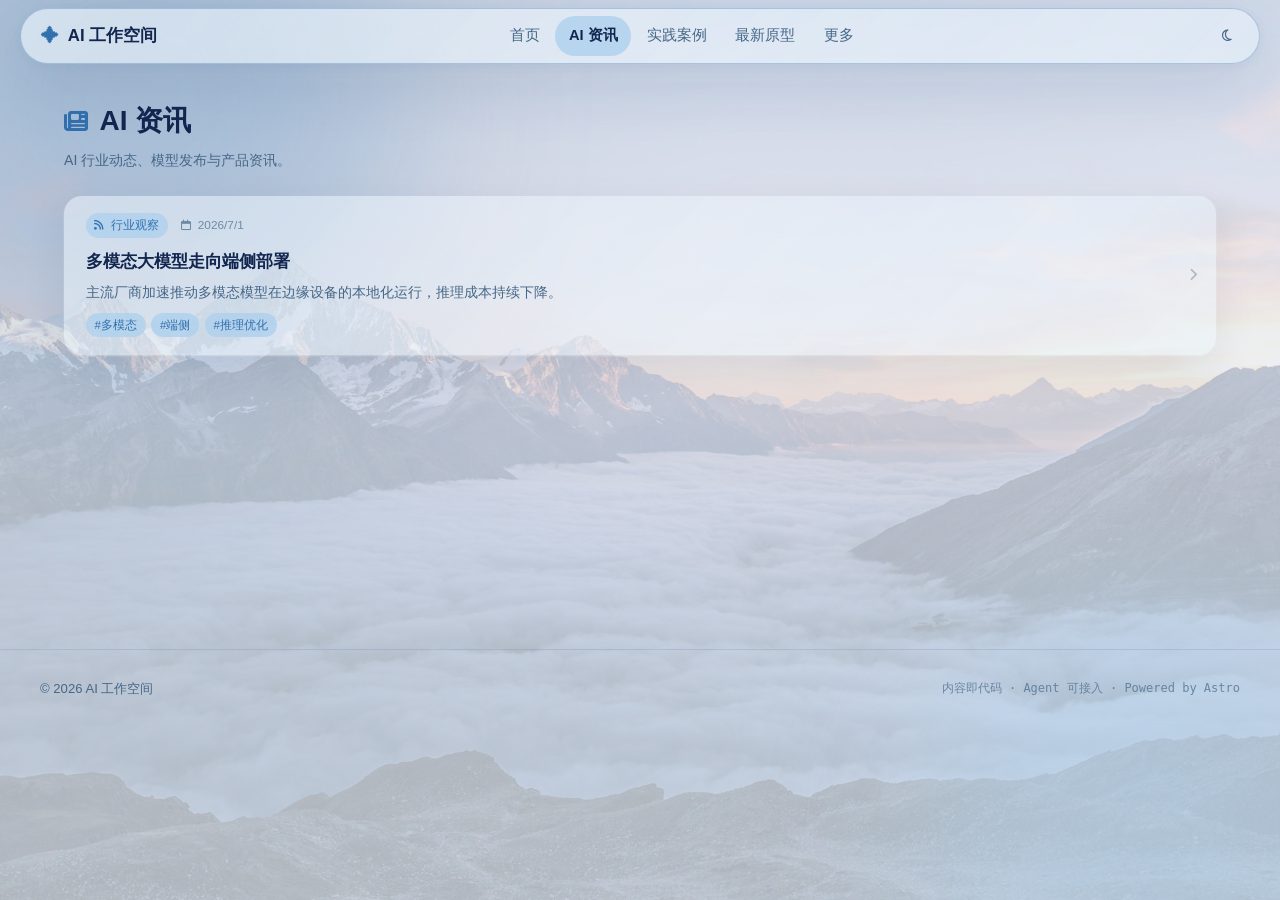
<file: index.html>
<!DOCTYPE html><html lang="zh-CN"><head><meta charset="UTF-8"><meta http-equiv="refresh" content="0; url=/news/"><link rel="canonical" href="/news/"><title>AI 工作空间</title></head><body><p>正在跳转到 <a href="/news/">AI 资讯</a>…</p></body></html>
</file>
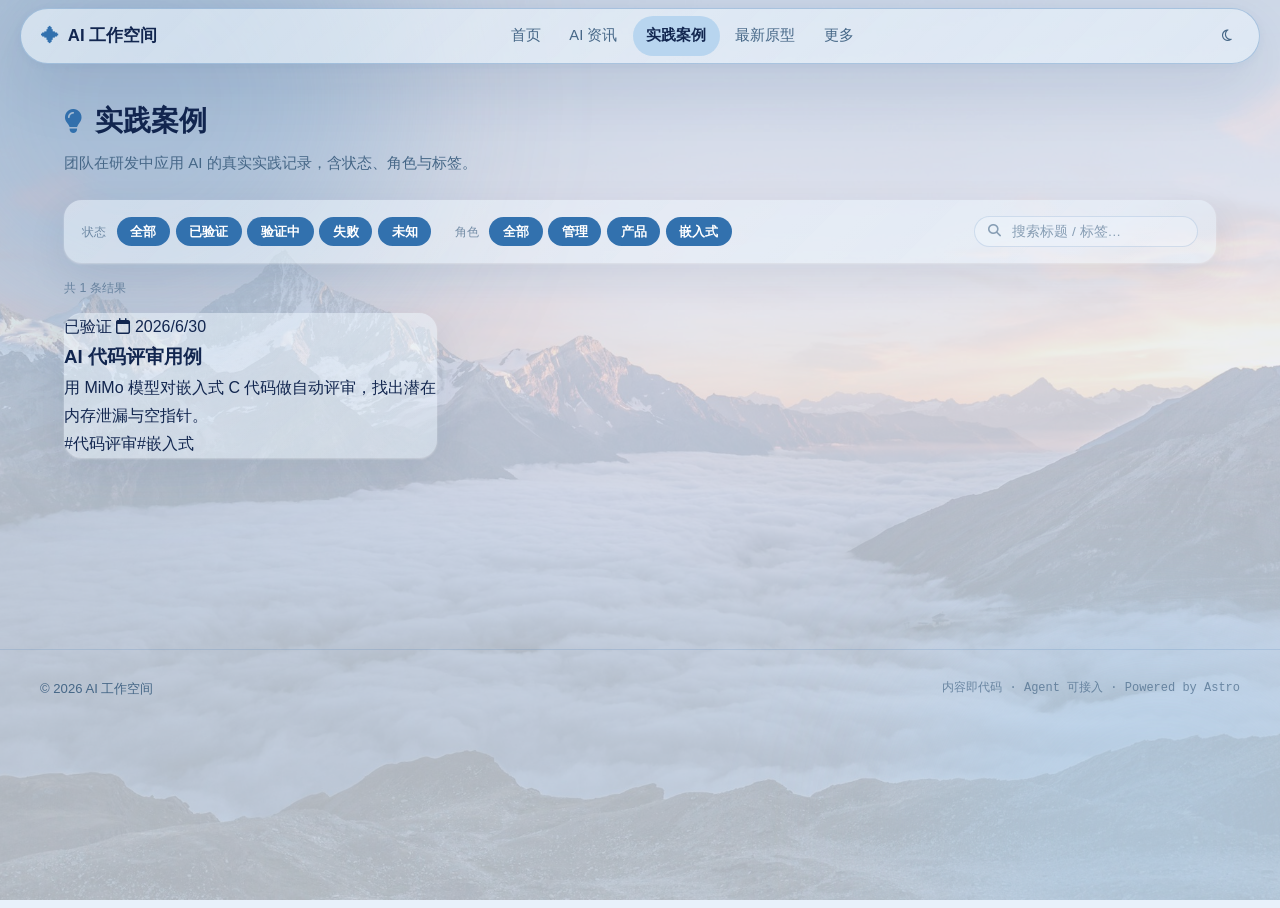
<file: cases/index.html>
<!DOCTYPE html><html lang="zh-CN"><head><meta charset="UTF-8"><meta name="viewport" content="width=device-width, initial-scale=1.0"><link rel="icon" type="image/svg+xml" href="/favicon.svg"><title>AI 用例 · AI 工作空间</title><script>(function(){try{var t=localStorage.getItem('theme');if(!t){t=window.matchMedia('(prefers-color-scheme: dark)').matches?'dark':'light';}document.documentElement.dataset.theme=t;}catch(e){}})();</script><link rel="stylesheet" href="https://cdn.jsdmirror.com/npm/lxgw-wenkai-screen-webfont@1.7.0/style.css"><link rel="stylesheet" href="https://cdn.jsdmirror.com/npm/@fortawesome/fontawesome-free@6.4.0/css/all.min.css"><link rel="stylesheet" href="/_astro/_astro_content.BE-nEAj9.css"><style>.filter-bar[data-astro-cid-2t5tmnod]{margin:1.5rem 0 1rem}.filters[data-astro-cid-2t5tmnod]{flex-wrap:wrap;align-items:center;gap:1rem 1.5rem;padding:1rem 1.15rem;display:flex}.filter-group[data-astro-cid-2t5tmnod]{flex-wrap:wrap;align-items:center;gap:.35rem;display:flex}.filter-label[data-astro-cid-2t5tmnod]{color:var(--md-on-surface-variant);opacity:.7;margin-right:.3rem;font-size:.72rem}.chip[data-astro-cid-2t5tmnod]{color:var(--md-on-surface-variant);font-size:.82rem;font-family:var(--md-font);border-radius:var(--md-shape-full);cursor:pointer;background:0 0;border:none;padding:.35rem .85rem;transition:all .2s}.chip[data-astro-cid-2t5tmnod]:hover{background:var(--md-secondary-container)}.chip[data-astro-cid-2t5tmnod].active{background:var(--md-primary);color:var(--md-on-primary);font-weight:600}.search-wrap[data-astro-cid-2t5tmnod]{align-items:center;margin-left:auto;display:flex;position:relative}.search-icon[data-astro-cid-2t5tmnod]{color:var(--md-on-surface-variant);opacity:.6;pointer-events:none;font-size:.8rem;position:absolute;left:.85rem}.search[data-astro-cid-2t5tmnod]{background:var(--md-surface-container-low);border:1px solid var(--md-outline-variant);border-radius:var(--md-shape-full);color:var(--md-on-surface);font-size:.85rem;font-family:var(--md-font);min-width:210px;padding:.45rem .9rem .45rem 2.3rem;transition:border-color .2s}.search[data-astro-cid-2t5tmnod]:focus{border-color:var(--md-primary);outline:none}.search[data-astro-cid-2t5tmnod]::placeholder{color:var(--md-on-surface-variant);opacity:.6}.count[data-astro-cid-2t5tmnod]{color:var(--md-on-surface-variant);opacity:.7;margin:1rem 0 .85rem;font-size:.78rem}.grid[data-astro-cid-2t5tmnod]{grid-template-columns:repeat(auto-fill,minmax(290px,1fr));gap:1rem;display:grid}.empty[data-astro-cid-2t5tmnod]{text-align:center;color:var(--md-on-surface-variant);opacity:.6;padding:3.5rem 0}.empty-icon[data-astro-cid-2t5tmnod]{margin-bottom:.5rem;font-size:2.5rem;display:block}.post-card[data-astro-cid-2t5tmnod]{display:block}.card-body[data-astro-cid-2t5tmnod]{padding:1.25rem 1.35rem}.card-head[data-astro-cid-2t5tmnod]{align-items:center;gap:.6rem;margin-bottom:.65rem;display:flex}.badge[data-astro-cid-2t5tmnod]{border-radius:var(--md-shape-full);background:var(--md-secondary-container);color:var(--md-on-surface-variant);padding:.18rem .6rem;font-size:.7rem;font-weight:600}.badge[data-astro-cid-2t5tmnod].ok{color:#2e7d32;background:#4ade802e}[data-astro-cid-2t5tmnod][data-theme=dark] .badge[data-astro-cid-2t5tmnod].ok{color:#6ee7a8;background:#4ade8026}.badge[data-astro-cid-2t5tmnod].fail{color:#c62828;background:#f871712e}[data-astro-cid-2t5tmnod][data-theme=dark] .badge[data-astro-cid-2t5tmnod].fail{color:#fca5a5;background:#f8717126}.badge[data-astro-cid-2t5tmnod].pre{color:#f57f17;background:#fbbf242e}[data-astro-cid-2t5tmnod][data-theme=dark] .badge[data-astro-cid-2t5tmnod].pre{color:#fcd34d;background:#fbbf2426}.badge[data-astro-cid-2t5tmnod].unk{background:var(--md-secondary-container);color:var(--md-on-surface-variant)}.date[data-astro-cid-2t5tmnod]{color:var(--md-on-surface-variant);opacity:.8;font-size:.74rem}.date[data-astro-cid-2t5tmnod] i[data-astro-cid-2t5tmnod]{font-size:.7rem}h3[data-astro-cid-2t5tmnod]{color:var(--md-on-surface);margin-bottom:.4rem;font-size:1.1rem;font-weight:700;line-height:1.4}p[data-astro-cid-2t5tmnod]{color:var(--md-on-surface-variant);-webkit-line-clamp:2;-webkit-box-orient:vertical;margin-bottom:.75rem;font-size:.88rem;line-height:1.6;display:-webkit-box;overflow:hidden}.tags[data-astro-cid-2t5tmnod]{flex-wrap:wrap;gap:.35rem;display:flex}.tag[data-astro-cid-2t5tmnod]{color:var(--md-primary);background:var(--md-primary-container);border-radius:var(--md-shape-full);padding:.12rem .55rem;font-size:.72rem}.head-icon[data-astro-cid-tuksndgi]{color:var(--md-primary);margin-right:.3rem;font-size:.85em}
</style></head><body><div class="site-bg" aria-hidden="true"></div><div class="site-bg-overlay" aria-hidden="true"></div><div class="site-bg-orbs" aria-hidden="true"></div><header class="md3-top-app-bar" id="md3-header"><div class="md3-topbar-inner"><a href="/" class="md3-topbar-title"><span class="md3-topbar-logo">✦</span><span>AI 工作空间</span></a><nav class="md3-nav-links" aria-label="主导航"><div class="md3-nav-item"><a href="/" class>首页</a></div><div class="md3-nav-item"><a href="/news/" class>AI 资讯</a></div><div class="md3-nav-item"><a href="/cases/" class="active">实践案例</a></div><div class="md3-nav-item"><a href="/prototypes/" class>最新原型</a></div><div class="md3-nav-item has-sub"><span class>更多</span><div class="md3-submenu"><a href="/decisions/" class><span>决策记录</span><i class="fa-solid fa-arrow-right md3-submenu-arrow"></i></a><a href="/posts/" class><span>经验帖</span><i class="fa-solid fa-arrow-right md3-submenu-arrow"></i></a></div></div></nav><div class="md3-topbar-actions"><button id="md3-theme-btn" class="md3-icon-btn" aria-label="切换主题" title="切换主题"><i class="fa-regular fa-sun md3-icon-light"></i><i class="fa-regular fa-moon md3-icon-dark"></i></button></div></div></header><main class="md3-main"><div class="page-head" data-astro-cid-tuksndgi><h1 data-astro-cid-tuksndgi><i class="fa-solid fa-lightbulb head-icon" data-astro-cid-tuksndgi></i> 实践案例</h1><p class="page-sub" data-astro-cid-tuksndgi>团队在研发中应用 AI 的真实实践记录，含状态、角色与标签。</p></div><div class="filter-bar" data-items="[{&quot;id&quot;:&quot;2026-06-30-ai-code-review&quot;,&quot;title&quot;:&quot;AI 代码评审用例&quot;,&quot;href&quot;:&quot;/cases/2026-06-30-ai-code-review/&quot;,&quot;summary&quot;:&quot;用 MiMo 模型对嵌入式 C 代码做自动评审，找出潜在内存泄漏与空指针。&quot;,&quot;date&quot;:&quot;2026-06-30T00:00:00.000Z&quot;,&quot;tags&quot;:[&quot;代码评审&quot;,&quot;嵌入式&quot;],&quot;role&quot;:&quot;embedded&quot;,&quot;status&quot;:&quot;ok&quot;}]" data-astro-cid-2t5tmnod><div class="filters md3-card" data-astro-cid-2t5tmnod><div class="filter-group" data-astro-cid-2t5tmnod><span class="filter-label" data-astro-cid-2t5tmnod>状态</span><button class="chip active" data-f="all" data-astro-cid-2t5tmnod>全部</button><button class="chip active" data-f="ok" data-astro-cid-2t5tmnod>已验证</button><button class="chip active" data-f="pre" data-astro-cid-2t5tmnod>验证中</button><button class="chip active" data-f="fail" data-astro-cid-2t5tmnod>失败</button><button class="chip active" data-f="unk" data-astro-cid-2t5tmnod>未知</button></div><div class="filter-group" data-astro-cid-2t5tmnod><span class="filter-label" data-astro-cid-2t5tmnod>角色</span><button class="chip role-chip active" data-role="all" data-astro-cid-2t5tmnod>全部</button><button class="chip role-chip active" data-role="boss" data-astro-cid-2t5tmnod>管理</button><button class="chip role-chip active" data-role="pm" data-astro-cid-2t5tmnod>产品</button><button class="chip role-chip active" data-role="embedded" data-astro-cid-2t5tmnod>嵌入式</button></div><div class="search-wrap" data-astro-cid-2t5tmnod><i class="fa-solid fa-magnifying-glass search-icon" data-astro-cid-2t5tmnod></i><input class="search" type="search" placeholder="搜索标题 / 标签…" data-astro-cid-2t5tmnod></div></div><p class="count" id="count" data-astro-cid-2t5tmnod>共 1 条结果</p><div class="grid" id="grid" data-astro-cid-2t5tmnod></div><div class="empty" id="empty" style="display:none" data-astro-cid-2t5tmnod><i class="fa-regular fa-folder-open empty-icon" data-astro-cid-2t5tmnod></i><p data-astro-cid-2t5tmnod>没有匹配的条目</p></div></div><script type="module">var e=document.querySelector(`.filter-bar`),t=JSON.parse(e.dataset.items||`[]`),n=document.getElementById(`grid`),r=document.getElementById(`count`),i=document.getElementById(`empty`),a=`all`,o=`all`,s=``;function c(e){return{ok:`已验证`,fail:`失败`,pre:`验证中`,unk:`未知`}[e]||e}function l(){let e=t.filter(e=>{if(a!==`all`&&e.status!==a||o!==`all`&&e.role!==o)return!1;if(s){let t=s.toLowerCase();if(!(e.title+` `+(e.tags||[]).join(` `)+` `+(e.summary||``)).toLowerCase().includes(t))return!1}return!0});n.innerHTML=e.map(e=>{let t=e.date?new Date(e.date).toLocaleDateString(`zh-CN`):``,n=(e.tags||[]).map(e=>`<span class="tag">#${e}</span>`).join(``);return`<a class="md3-card post-card" href="${e.href}">
        <div class="card-body">
          <div class="card-head">
            ${e.status?`<span class="badge ${e.status}">${c(e.status)}</span>`:``}
            ${t?`<span class="date"><i class="fa-regular fa-calendar"></i> ${t}</span>`:``}
          </div>
          <h3>${e.title}</h3>
          ${e.summary?`<p>${e.summary}</p>`:``}
          ${n?`<div class="tags">${n}</div>`:``}
        </div>
      </a>`}).join(``)||``,r.textContent=`共 ${e.length} 条结果`,i.style.display=e.length?`none`:`block`}e.querySelectorAll(`[data-f]`).forEach(t=>t.addEventListener(`click`,()=>{e.querySelectorAll(`[data-f]`).forEach(e=>e.classList.remove(`active`)),t.classList.add(`active`),a=t.dataset.f,l()})),e.querySelectorAll(`.role-chip`).forEach(t=>t.addEventListener(`click`,()=>{e.querySelectorAll(`.role-chip`).forEach(e=>e.classList.remove(`active`)),t.classList.add(`active`),o=t.dataset.role,l()})),document.querySelector(`.search`).addEventListener(`input`,e=>{s=e.target.value,l()}),l();</script></main><footer class="md3-footer"><div class="md3-footer-inner"><span>© 2026 AI 工作空间</span><span class="md3-footer-meta">内容即代码 · Agent 可接入 · Powered by Astro</span></div></footer><script>
    // 主题切换
    const themeBtn = document.getElementById('md3-theme-btn');
    themeBtn?.addEventListener('click', () => {
      const cur = document.documentElement.dataset.theme;
      const next = cur === 'dark' ? 'light' : 'dark';
      document.documentElement.dataset.theme = next;
      try { localStorage.setItem('theme', next); } catch(e) {}
    });
    // 滚动加阴影
    const header = document.getElementById('md3-header');
    window.addEventListener('scroll', () => {
      header?.classList.toggle('scrolled', window.scrollY > 8);
    }, { passive: true });
  </script></body></html>
</file>
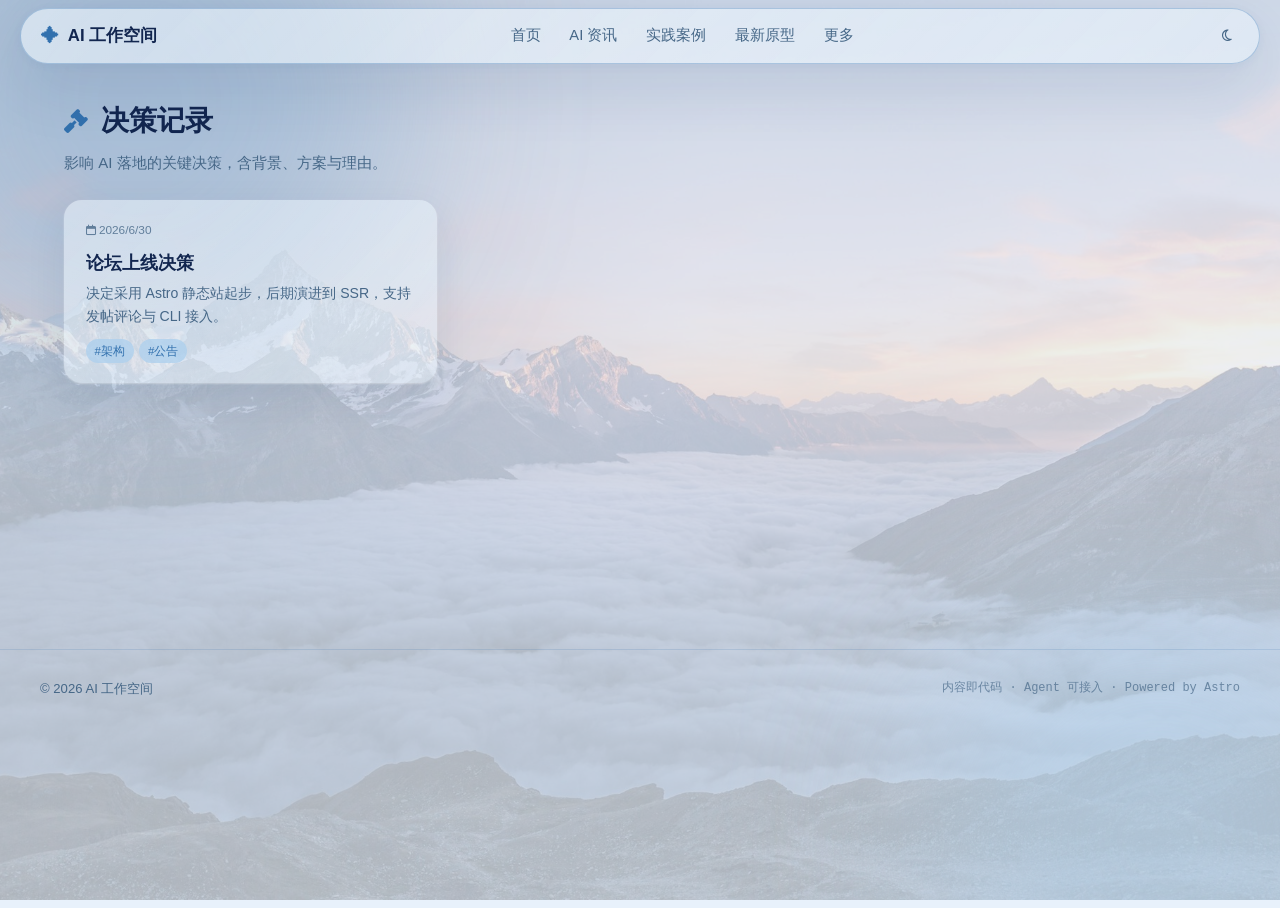
<file: decisions/index.html>
<!DOCTYPE html><html lang="zh-CN"><head><meta charset="UTF-8"><meta name="viewport" content="width=device-width, initial-scale=1.0"><link rel="icon" type="image/svg+xml" href="/favicon.svg"><title>决策 · AI 工作空间</title><script>(function(){try{var t=localStorage.getItem('theme');if(!t){t=window.matchMedia('(prefers-color-scheme: dark)').matches?'dark':'light';}document.documentElement.dataset.theme=t;}catch(e){}})();</script><link rel="stylesheet" href="https://cdn.jsdmirror.com/npm/lxgw-wenkai-screen-webfont@1.7.0/style.css"><link rel="stylesheet" href="https://cdn.jsdmirror.com/npm/@fortawesome/fontawesome-free@6.4.0/css/all.min.css"><style>.post-card[data-astro-cid-yk4hkwyg]{display:block}.card-body[data-astro-cid-yk4hkwyg]{padding:1.25rem 1.35rem}.card-head[data-astro-cid-yk4hkwyg]{align-items:center;gap:.6rem;margin-bottom:.65rem;display:flex}.badge[data-astro-cid-yk4hkwyg]{border-radius:var(--md-shape-full);background:var(--md-secondary-container);color:var(--md-on-surface-variant);padding:.18rem .6rem;font-size:.7rem;font-weight:600}.badge[data-astro-cid-yk4hkwyg].ok{color:#2e7d32;background:#4ade802e}[data-astro-cid-yk4hkwyg][data-theme=dark] .badge[data-astro-cid-yk4hkwyg].ok{color:#6ee7a8;background:#4ade8026}.badge[data-astro-cid-yk4hkwyg].fail{color:#c62828;background:#f871712e}[data-astro-cid-yk4hkwyg][data-theme=dark] .badge[data-astro-cid-yk4hkwyg].fail{color:#fca5a5;background:#f8717126}.badge[data-astro-cid-yk4hkwyg].pre{color:#f57f17;background:#fbbf242e}[data-astro-cid-yk4hkwyg][data-theme=dark] .badge[data-astro-cid-yk4hkwyg].pre{color:#fcd34d;background:#fbbf2426}.badge[data-astro-cid-yk4hkwyg].unk{background:var(--md-secondary-container);color:var(--md-on-surface-variant)}.date[data-astro-cid-yk4hkwyg]{color:var(--md-on-surface-variant);opacity:.8;font-size:.74rem}.date[data-astro-cid-yk4hkwyg] i[data-astro-cid-yk4hkwyg]{font-size:.7rem}h3[data-astro-cid-yk4hkwyg]{color:var(--md-on-surface);margin-bottom:.4rem;font-size:1.1rem;font-weight:700;line-height:1.4}p[data-astro-cid-yk4hkwyg]{color:var(--md-on-surface-variant);-webkit-line-clamp:2;-webkit-box-orient:vertical;margin-bottom:.75rem;font-size:.88rem;line-height:1.6;display:-webkit-box;overflow:hidden}.tags[data-astro-cid-yk4hkwyg]{flex-wrap:wrap;gap:.35rem;display:flex}.tag[data-astro-cid-yk4hkwyg]{color:var(--md-primary);background:var(--md-primary-container);border-radius:var(--md-shape-full);padding:.12rem .55rem;font-size:.72rem}
</style><link rel="stylesheet" href="/_astro/_astro_content.BE-nEAj9.css"><style>.head-icon[data-astro-cid-b67qkric]{color:var(--md-primary);margin-right:.3rem;font-size:.85em}.grid[data-astro-cid-b67qkric]{grid-template-columns:repeat(auto-fill,minmax(290px,1fr));gap:1rem;display:grid}.placeholder[data-astro-cid-b67qkric]{color:var(--md-on-surface-variant)}code[data-astro-cid-b67qkric]{background:var(--md-secondary-container);border-radius:var(--md-shape-xs);font-size:.85em;font-family:var(--md-font-mono);color:var(--md-primary);padding:.15rem .4rem}
</style></head><body><div class="site-bg" aria-hidden="true"></div><div class="site-bg-overlay" aria-hidden="true"></div><div class="site-bg-orbs" aria-hidden="true"></div><header class="md3-top-app-bar" id="md3-header"><div class="md3-topbar-inner"><a href="/" class="md3-topbar-title"><span class="md3-topbar-logo">✦</span><span>AI 工作空间</span></a><nav class="md3-nav-links" aria-label="主导航"><div class="md3-nav-item"><a href="/" class>首页</a></div><div class="md3-nav-item"><a href="/news/" class>AI 资讯</a></div><div class="md3-nav-item"><a href="/cases/" class>实践案例</a></div><div class="md3-nav-item"><a href="/prototypes/" class>最新原型</a></div><div class="md3-nav-item has-sub"><span class>更多</span><div class="md3-submenu"><a href="/decisions/" class="active"><span>决策记录</span><i class="fa-solid fa-arrow-right md3-submenu-arrow"></i></a><a href="/posts/" class><span>经验帖</span><i class="fa-solid fa-arrow-right md3-submenu-arrow"></i></a></div></div></nav><div class="md3-topbar-actions"><button id="md3-theme-btn" class="md3-icon-btn" aria-label="切换主题" title="切换主题"><i class="fa-regular fa-sun md3-icon-light"></i><i class="fa-regular fa-moon md3-icon-dark"></i></button></div></div></header><main class="md3-main"><div class="page-head" data-astro-cid-b67qkric><h1 data-astro-cid-b67qkric><i class="fa-solid fa-gavel head-icon" data-astro-cid-b67qkric></i> 决策记录</h1><p class="page-sub" data-astro-cid-b67qkric>影响 AI 落地的关键决策，含背景、方案与理由。</p></div><div class="grid" data-astro-cid-b67qkric><a class="md3-card post-card" href="/decisions/2026-06-30-first-decision/" data-astro-cid-yk4hkwyg><div class="card-body" data-astro-cid-yk4hkwyg><div class="card-head" data-astro-cid-yk4hkwyg><span class="date" data-astro-cid-yk4hkwyg><i class="fa-regular fa-calendar" data-astro-cid-yk4hkwyg></i> 2026/6/30</span></div><h3 data-astro-cid-yk4hkwyg>论坛上线决策</h3><p data-astro-cid-yk4hkwyg>决定采用 Astro 静态站起步，后期演进到 SSR，支持发帖评论与 CLI 接入。</p><div class="tags" data-astro-cid-yk4hkwyg><span class="tag" data-astro-cid-yk4hkwyg>#架构</span><span class="tag" data-astro-cid-yk4hkwyg>#公告</span></div></div></a></div></main><footer class="md3-footer"><div class="md3-footer-inner"><span>© 2026 AI 工作空间</span><span class="md3-footer-meta">内容即代码 · Agent 可接入 · Powered by Astro</span></div></footer><script>
    // 主题切换
    const themeBtn = document.getElementById('md3-theme-btn');
    themeBtn?.addEventListener('click', () => {
      const cur = document.documentElement.dataset.theme;
      const next = cur === 'dark' ? 'light' : 'dark';
      document.documentElement.dataset.theme = next;
      try { localStorage.setItem('theme', next); } catch(e) {}
    });
    // 滚动加阴影
    const header = document.getElementById('md3-header');
    window.addEventListener('scroll', () => {
      header?.classList.toggle('scrolled', window.scrollY > 8);
    }, { passive: true });
  </script></body></html>
</file>
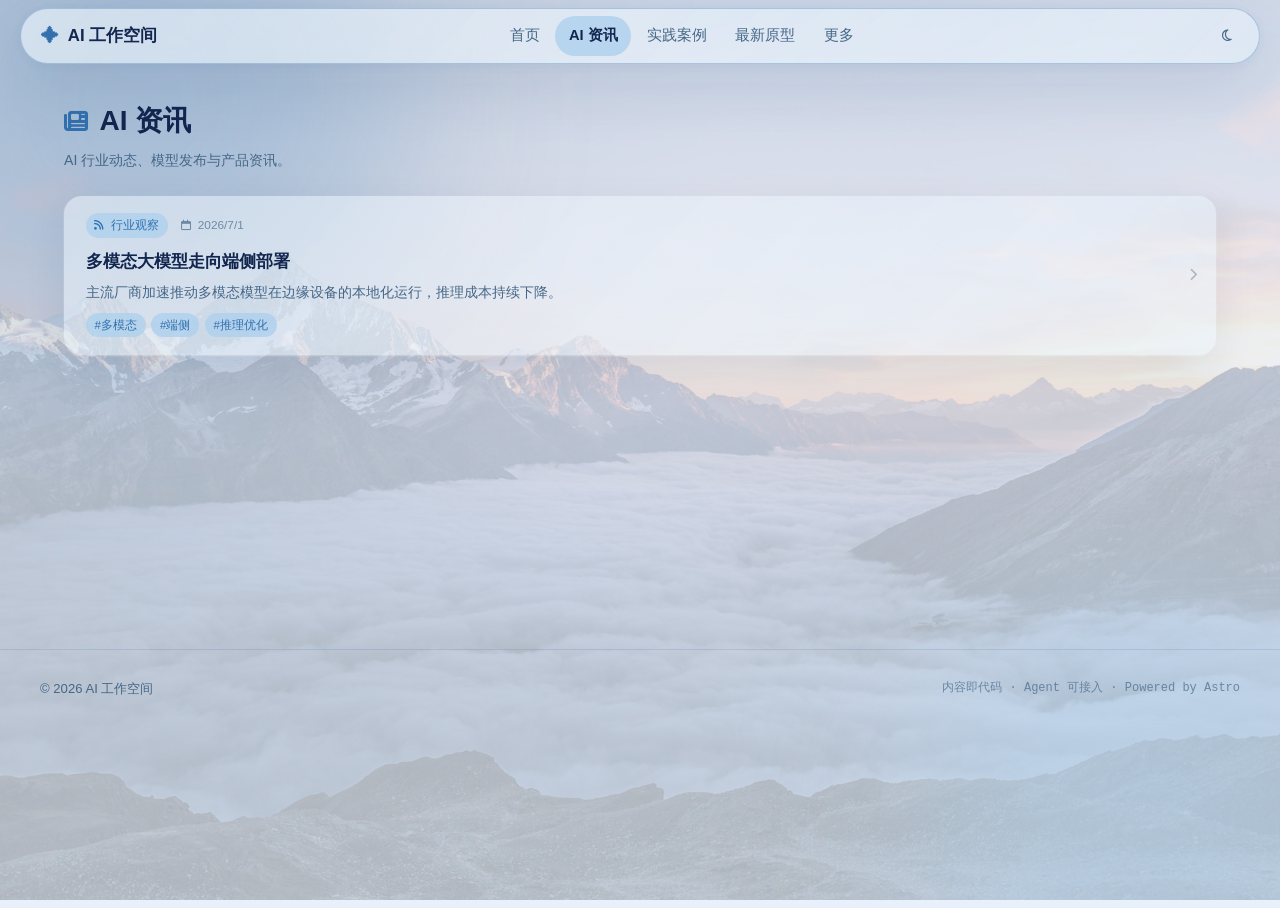
<file: news/index.html>
<!DOCTYPE html><html lang="zh-CN"><head><meta charset="UTF-8"><meta name="viewport" content="width=device-width, initial-scale=1.0"><link rel="icon" type="image/svg+xml" href="/favicon.svg"><title>AI 资讯 · AI 工作空间</title><script>(function(){try{var t=localStorage.getItem('theme');if(!t){t=window.matchMedia('(prefers-color-scheme: dark)').matches?'dark':'light';}document.documentElement.dataset.theme=t;}catch(e){}})();</script><link rel="stylesheet" href="https://cdn.jsdmirror.com/npm/lxgw-wenkai-screen-webfont@1.7.0/style.css"><link rel="stylesheet" href="https://cdn.jsdmirror.com/npm/@fortawesome/fontawesome-free@6.4.0/css/all.min.css"><link rel="stylesheet" href="/_astro/_astro_content.BE-nEAj9.css"><style>.head-icon[data-astro-cid-tvhdzn6t]{color:var(--md-primary);margin-right:.3rem;font-size:.85em}.placeholder[data-astro-cid-tvhdzn6t]{color:var(--md-on-surface-variant)}code[data-astro-cid-tvhdzn6t]{background:var(--md-secondary-container);border-radius:var(--md-shape-xs);font-size:.85em;font-family:var(--md-font-mono);color:var(--md-primary);padding:.15rem .4rem}.news-list[data-astro-cid-tvhdzn6t]{flex-direction:column;gap:.85rem;margin-top:1.5rem;display:flex}.news-item[data-astro-cid-tvhdzn6t]{align-items:center;gap:.5rem;display:flex}.news-item[data-astro-cid-tvhdzn6t]:hover{transform:translate(2px)}.news-body[data-astro-cid-tvhdzn6t]{flex:1;padding:1.1rem 1.35rem}.news-head[data-astro-cid-tvhdzn6t]{align-items:center;gap:.85rem;margin-bottom:.5rem;display:flex}.news-source[data-astro-cid-tvhdzn6t]{color:var(--md-primary);background:var(--md-primary-container);border-radius:var(--md-shape-full);padding:.12rem .55rem;font-size:.74rem}.news-source[data-astro-cid-tvhdzn6t] i[data-astro-cid-tvhdzn6t]{margin-right:.2rem;font-size:.68rem}.news-date[data-astro-cid-tvhdzn6t]{color:var(--md-on-surface-variant);opacity:.7;font-size:.74rem}.news-date[data-astro-cid-tvhdzn6t] i[data-astro-cid-tvhdzn6t]{margin-right:.2rem;font-size:.7rem}h3[data-astro-cid-tvhdzn6t]{color:var(--md-on-surface);margin-bottom:.35rem;font-size:1.08rem;font-weight:700}p[data-astro-cid-tvhdzn6t]{color:var(--md-on-surface-variant);font-size:.88rem;line-height:1.55}.tags[data-astro-cid-tvhdzn6t]{flex-wrap:wrap;gap:.35rem;margin-top:.6rem;display:flex}.tag[data-astro-cid-tvhdzn6t]{color:var(--md-primary);background:var(--md-primary-container);border-radius:var(--md-shape-full);padding:.12rem .55rem;font-size:.72rem}.news-arrow[data-astro-cid-tvhdzn6t]{color:var(--md-on-surface-variant);opacity:.4;padding-right:1.2rem;font-size:.8rem}
</style></head><body><div class="site-bg" aria-hidden="true"></div><div class="site-bg-overlay" aria-hidden="true"></div><div class="site-bg-orbs" aria-hidden="true"></div><header class="md3-top-app-bar" id="md3-header"><div class="md3-topbar-inner"><a href="/" class="md3-topbar-title"><span class="md3-topbar-logo">✦</span><span>AI 工作空间</span></a><nav class="md3-nav-links" aria-label="主导航"><div class="md3-nav-item"><a href="/" class>首页</a></div><div class="md3-nav-item"><a href="/news/" class="active">AI 资讯</a></div><div class="md3-nav-item"><a href="/cases/" class>实践案例</a></div><div class="md3-nav-item"><a href="/prototypes/" class>最新原型</a></div><div class="md3-nav-item has-sub"><span class>更多</span><div class="md3-submenu"><a href="/decisions/" class><span>决策记录</span><i class="fa-solid fa-arrow-right md3-submenu-arrow"></i></a><a href="/posts/" class><span>经验帖</span><i class="fa-solid fa-arrow-right md3-submenu-arrow"></i></a></div></div></nav><div class="md3-topbar-actions"><button id="md3-theme-btn" class="md3-icon-btn" aria-label="切换主题" title="切换主题"><i class="fa-regular fa-sun md3-icon-light"></i><i class="fa-regular fa-moon md3-icon-dark"></i></button></div></div></header><main class="md3-main"><div class="page-head" data-astro-cid-tvhdzn6t><h1 data-astro-cid-tvhdzn6t><i class="fa-solid fa-newspaper head-icon" data-astro-cid-tvhdzn6t></i> AI 资讯</h1><p class="page-sub" data-astro-cid-tvhdzn6t>AI 行业动态、模型发布与产品资讯。</p></div><div class="news-list" data-astro-cid-tvhdzn6t><a class="md3-card news-item" href="/news/2026-07-01-ai-model-trend/" data-astro-cid-tvhdzn6t><div class="news-body" data-astro-cid-tvhdzn6t><div class="news-head" data-astro-cid-tvhdzn6t><span class="news-source" data-astro-cid-tvhdzn6t><i class="fa-solid fa-rss" data-astro-cid-tvhdzn6t></i> 行业观察</span><span class="news-date" data-astro-cid-tvhdzn6t><i class="fa-regular fa-calendar" data-astro-cid-tvhdzn6t></i> 2026/7/1</span></div><h3 data-astro-cid-tvhdzn6t>多模态大模型走向端侧部署</h3><p data-astro-cid-tvhdzn6t>主流厂商加速推动多模态模型在边缘设备的本地化运行，推理成本持续下降。</p><div class="tags" data-astro-cid-tvhdzn6t><span class="tag" data-astro-cid-tvhdzn6t>#多模态</span><span class="tag" data-astro-cid-tvhdzn6t>#端侧</span><span class="tag" data-astro-cid-tvhdzn6t>#推理优化</span></div></div><i class="fa-solid fa-chevron-right news-arrow" data-astro-cid-tvhdzn6t></i></a></div></main><footer class="md3-footer"><div class="md3-footer-inner"><span>© 2026 AI 工作空间</span><span class="md3-footer-meta">内容即代码 · Agent 可接入 · Powered by Astro</span></div></footer><script>
    // 主题切换
    const themeBtn = document.getElementById('md3-theme-btn');
    themeBtn?.addEventListener('click', () => {
      const cur = document.documentElement.dataset.theme;
      const next = cur === 'dark' ? 'light' : 'dark';
      document.documentElement.dataset.theme = next;
      try { localStorage.setItem('theme', next); } catch(e) {}
    });
    // 滚动加阴影
    const header = document.getElementById('md3-header');
    window.addEventListener('scroll', () => {
      header?.classList.toggle('scrolled', window.scrollY > 8);
    }, { passive: true });
  </script></body></html>
</file>
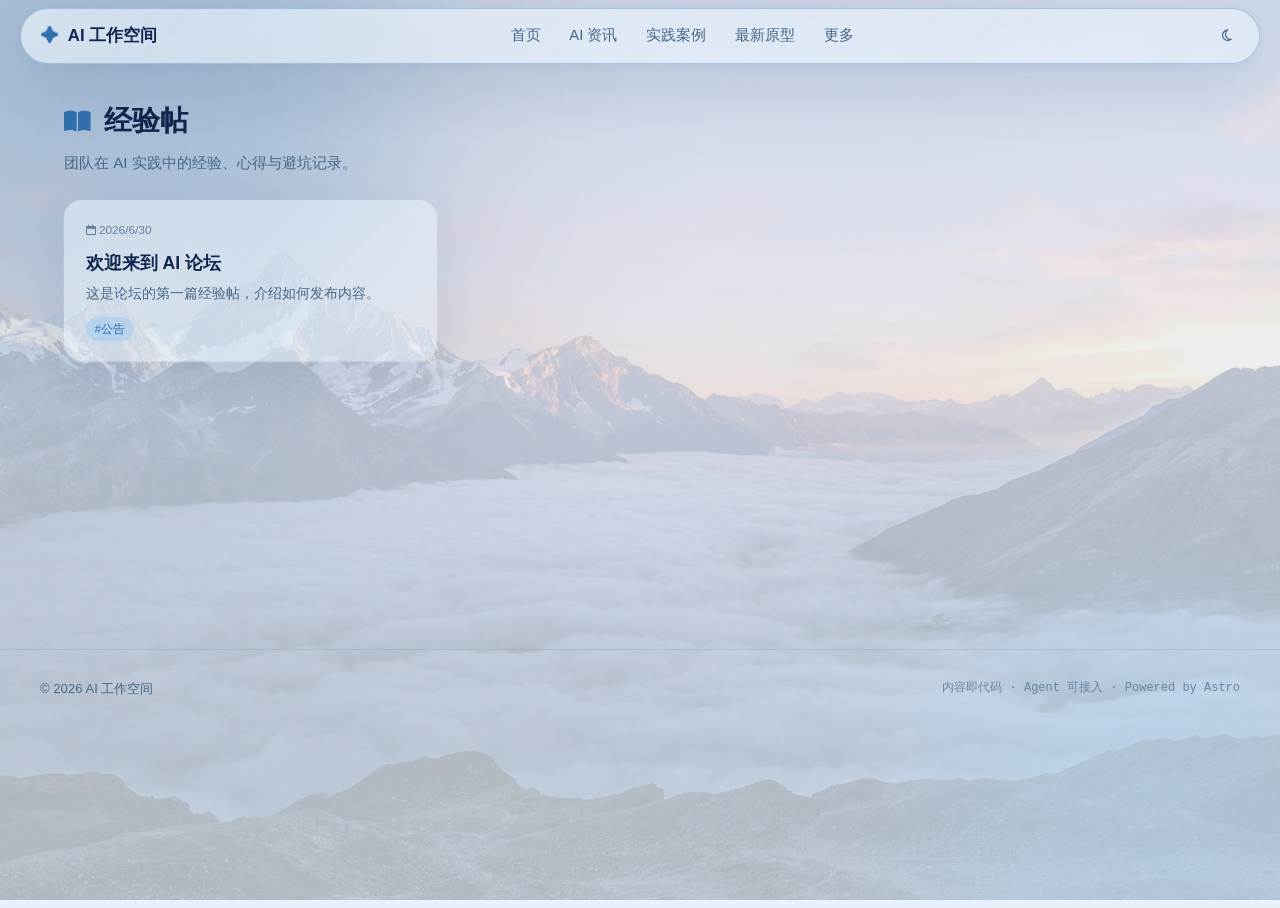
<file: posts/index.html>
<!DOCTYPE html><html lang="zh-CN"><head><meta charset="UTF-8"><meta name="viewport" content="width=device-width, initial-scale=1.0"><link rel="icon" type="image/svg+xml" href="/favicon.svg"><title>经验 · AI 工作空间</title><script>(function(){try{var t=localStorage.getItem('theme');if(!t){t=window.matchMedia('(prefers-color-scheme: dark)').matches?'dark':'light';}document.documentElement.dataset.theme=t;}catch(e){}})();</script><link rel="stylesheet" href="https://cdn.jsdmirror.com/npm/lxgw-wenkai-screen-webfont@1.7.0/style.css"><link rel="stylesheet" href="https://cdn.jsdmirror.com/npm/@fortawesome/fontawesome-free@6.4.0/css/all.min.css"><style>.post-card[data-astro-cid-yk4hkwyg]{display:block}.card-body[data-astro-cid-yk4hkwyg]{padding:1.25rem 1.35rem}.card-head[data-astro-cid-yk4hkwyg]{align-items:center;gap:.6rem;margin-bottom:.65rem;display:flex}.badge[data-astro-cid-yk4hkwyg]{border-radius:var(--md-shape-full);background:var(--md-secondary-container);color:var(--md-on-surface-variant);padding:.18rem .6rem;font-size:.7rem;font-weight:600}.badge[data-astro-cid-yk4hkwyg].ok{color:#2e7d32;background:#4ade802e}[data-astro-cid-yk4hkwyg][data-theme=dark] .badge[data-astro-cid-yk4hkwyg].ok{color:#6ee7a8;background:#4ade8026}.badge[data-astro-cid-yk4hkwyg].fail{color:#c62828;background:#f871712e}[data-astro-cid-yk4hkwyg][data-theme=dark] .badge[data-astro-cid-yk4hkwyg].fail{color:#fca5a5;background:#f8717126}.badge[data-astro-cid-yk4hkwyg].pre{color:#f57f17;background:#fbbf242e}[data-astro-cid-yk4hkwyg][data-theme=dark] .badge[data-astro-cid-yk4hkwyg].pre{color:#fcd34d;background:#fbbf2426}.badge[data-astro-cid-yk4hkwyg].unk{background:var(--md-secondary-container);color:var(--md-on-surface-variant)}.date[data-astro-cid-yk4hkwyg]{color:var(--md-on-surface-variant);opacity:.8;font-size:.74rem}.date[data-astro-cid-yk4hkwyg] i[data-astro-cid-yk4hkwyg]{font-size:.7rem}h3[data-astro-cid-yk4hkwyg]{color:var(--md-on-surface);margin-bottom:.4rem;font-size:1.1rem;font-weight:700;line-height:1.4}p[data-astro-cid-yk4hkwyg]{color:var(--md-on-surface-variant);-webkit-line-clamp:2;-webkit-box-orient:vertical;margin-bottom:.75rem;font-size:.88rem;line-height:1.6;display:-webkit-box;overflow:hidden}.tags[data-astro-cid-yk4hkwyg]{flex-wrap:wrap;gap:.35rem;display:flex}.tag[data-astro-cid-yk4hkwyg]{color:var(--md-primary);background:var(--md-primary-container);border-radius:var(--md-shape-full);padding:.12rem .55rem;font-size:.72rem}
</style><link rel="stylesheet" href="/_astro/_astro_content.BE-nEAj9.css"><style>.head-icon[data-astro-cid-bxdp5n4l]{color:var(--md-primary);margin-right:.3rem;font-size:.85em}.grid[data-astro-cid-bxdp5n4l]{grid-template-columns:repeat(auto-fill,minmax(290px,1fr));gap:1rem;display:grid}
</style></head><body><div class="site-bg" aria-hidden="true"></div><div class="site-bg-overlay" aria-hidden="true"></div><div class="site-bg-orbs" aria-hidden="true"></div><header class="md3-top-app-bar" id="md3-header"><div class="md3-topbar-inner"><a href="/" class="md3-topbar-title"><span class="md3-topbar-logo">✦</span><span>AI 工作空间</span></a><nav class="md3-nav-links" aria-label="主导航"><div class="md3-nav-item"><a href="/" class>首页</a></div><div class="md3-nav-item"><a href="/news/" class>AI 资讯</a></div><div class="md3-nav-item"><a href="/cases/" class>实践案例</a></div><div class="md3-nav-item"><a href="/prototypes/" class>最新原型</a></div><div class="md3-nav-item has-sub"><span class>更多</span><div class="md3-submenu"><a href="/decisions/" class><span>决策记录</span><i class="fa-solid fa-arrow-right md3-submenu-arrow"></i></a><a href="/posts/" class="active"><span>经验帖</span><i class="fa-solid fa-arrow-right md3-submenu-arrow"></i></a></div></div></nav><div class="md3-topbar-actions"><button id="md3-theme-btn" class="md3-icon-btn" aria-label="切换主题" title="切换主题"><i class="fa-regular fa-sun md3-icon-light"></i><i class="fa-regular fa-moon md3-icon-dark"></i></button></div></div></header><main class="md3-main"><div class="page-head" data-astro-cid-bxdp5n4l><h1 data-astro-cid-bxdp5n4l><i class="fa-solid fa-book-open head-icon" data-astro-cid-bxdp5n4l></i> 经验帖</h1><p class="page-sub" data-astro-cid-bxdp5n4l>团队在 AI 实践中的经验、心得与避坑记录。</p></div><div class="grid" data-astro-cid-bxdp5n4l><a class="md3-card post-card" href="/posts/2026-06-30-welcome/" data-astro-cid-yk4hkwyg><div class="card-body" data-astro-cid-yk4hkwyg><div class="card-head" data-astro-cid-yk4hkwyg><span class="date" data-astro-cid-yk4hkwyg><i class="fa-regular fa-calendar" data-astro-cid-yk4hkwyg></i> 2026/6/30</span></div><h3 data-astro-cid-yk4hkwyg>欢迎来到 AI 论坛</h3><p data-astro-cid-yk4hkwyg>这是论坛的第一篇经验帖，介绍如何发布内容。</p><div class="tags" data-astro-cid-yk4hkwyg><span class="tag" data-astro-cid-yk4hkwyg>#公告</span></div></div></a></div></main><footer class="md3-footer"><div class="md3-footer-inner"><span>© 2026 AI 工作空间</span><span class="md3-footer-meta">内容即代码 · Agent 可接入 · Powered by Astro</span></div></footer><script>
    // 主题切换
    const themeBtn = document.getElementById('md3-theme-btn');
    themeBtn?.addEventListener('click', () => {
      const cur = document.documentElement.dataset.theme;
      const next = cur === 'dark' ? 'light' : 'dark';
      document.documentElement.dataset.theme = next;
      try { localStorage.setItem('theme', next); } catch(e) {}
    });
    // 滚动加阴影
    const header = document.getElementById('md3-header');
    window.addEventListener('scroll', () => {
      header?.classList.toggle('scrolled', window.scrollY > 8);
    }, { passive: true });
  </script></body></html>
</file>
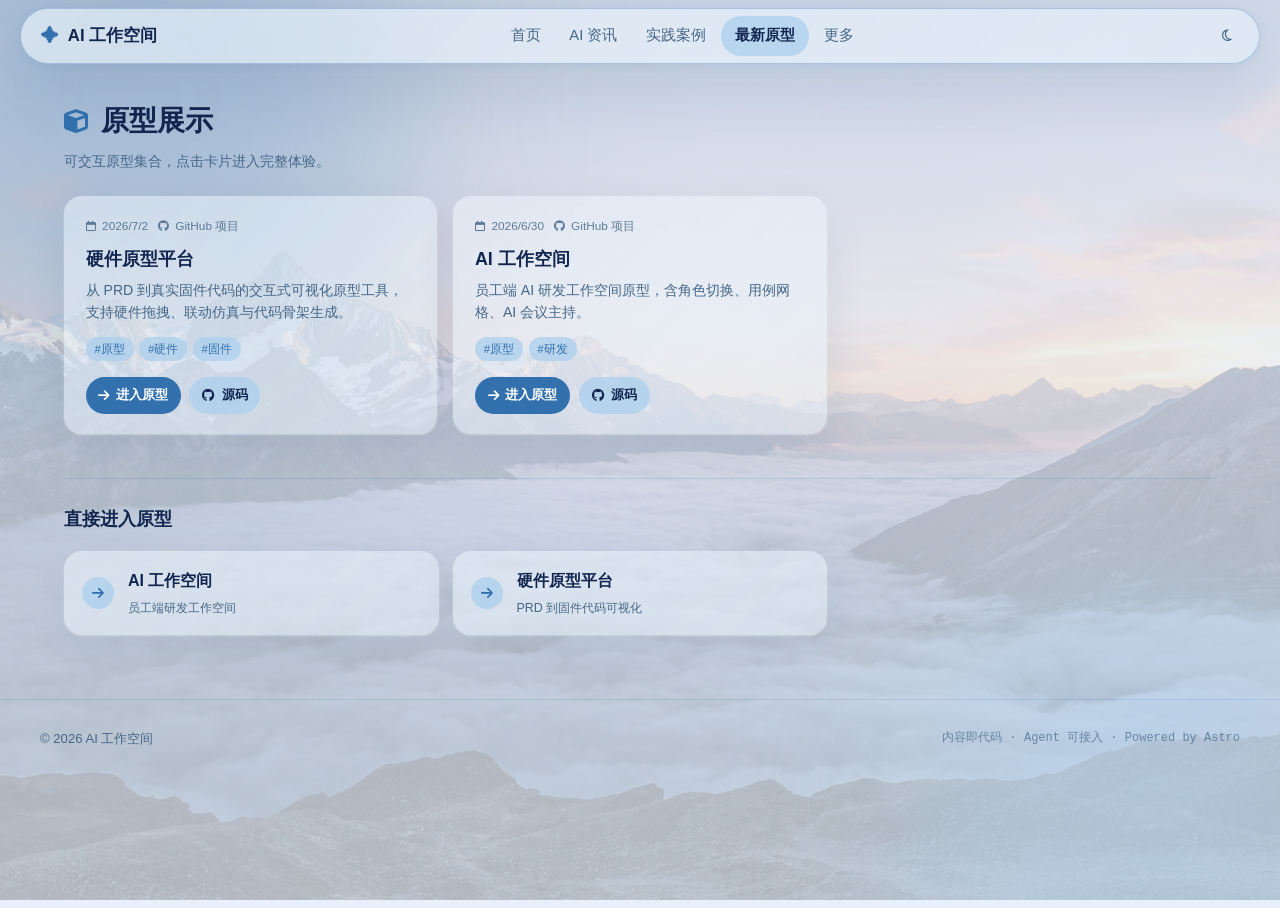
<file: prototypes/index.html>
<!DOCTYPE html><html lang="zh-CN"><head><meta charset="UTF-8"><meta name="viewport" content="width=device-width, initial-scale=1.0"><link rel="icon" type="image/svg+xml" href="/favicon.svg"><title>原型索引 · AI 工作空间</title><script>(function(){try{var t=localStorage.getItem('theme');if(!t){t=window.matchMedia('(prefers-color-scheme: dark)').matches?'dark':'light';}document.documentElement.dataset.theme=t;}catch(e){}})();</script><link rel="stylesheet" href="https://cdn.jsdmirror.com/npm/lxgw-wenkai-screen-webfont@1.7.0/style.css"><link rel="stylesheet" href="https://cdn.jsdmirror.com/npm/@fortawesome/fontawesome-free@6.4.0/css/all.min.css"><link rel="stylesheet" href="/_astro/_astro_content.BE-nEAj9.css"><style>.head-icon[data-astro-cid-e4wlnuz7]{color:var(--md-primary);margin-right:.3rem;font-size:.85em}.grid[data-astro-cid-e4wlnuz7]{grid-template-columns:repeat(auto-fill,minmax(290px,1fr));gap:1rem;margin:1.5rem 0;display:grid}.prototype-card[data-astro-cid-e4wlnuz7]{height:100%}.card-body[data-astro-cid-e4wlnuz7]{flex-direction:column;min-height:100%;padding:1.25rem 1.35rem;display:flex}.card-head[data-astro-cid-e4wlnuz7]{flex-wrap:wrap;align-items:center;gap:.6rem;margin-bottom:.65rem;display:flex}.date[data-astro-cid-e4wlnuz7],.source[data-astro-cid-e4wlnuz7]{color:var(--md-on-surface-variant);opacity:.84;font-size:.74rem}.date[data-astro-cid-e4wlnuz7] i[data-astro-cid-e4wlnuz7],.source[data-astro-cid-e4wlnuz7] i[data-astro-cid-e4wlnuz7]{margin-right:.2rem;font-size:.7rem}h3[data-astro-cid-e4wlnuz7]{color:var(--md-on-surface);margin-bottom:.4rem;font-size:1.12rem;font-weight:700;line-height:1.4}p[data-astro-cid-e4wlnuz7]{color:var(--md-on-surface-variant);-webkit-line-clamp:3;-webkit-box-orient:vertical;margin-bottom:.8rem;font-size:.88rem;line-height:1.6;display:-webkit-box;overflow:hidden}.tags[data-astro-cid-e4wlnuz7]{flex-wrap:wrap;gap:.35rem;margin-bottom:1rem;display:flex}.tag[data-astro-cid-e4wlnuz7]{color:var(--md-primary);background:var(--md-primary-container);border-radius:var(--md-shape-full);padding:.12rem .55rem;font-size:.72rem}.actions[data-astro-cid-e4wlnuz7]{flex-wrap:wrap;gap:.55rem;margin-top:auto;display:flex}.action[data-astro-cid-e4wlnuz7]{border-radius:var(--md-shape-full);justify-content:center;align-items:center;gap:.4rem;min-height:36px;padding:.45rem .8rem;font-size:.82rem;font-weight:600;transition:transform .2s,background .2s;display:inline-flex}.action[data-astro-cid-e4wlnuz7]:hover{transform:translateY(-1px)}.action[data-astro-cid-e4wlnuz7].primary{background:var(--md-primary);color:var(--md-on-primary)}.action[data-astro-cid-e4wlnuz7].secondary{background:var(--md-primary-container);color:var(--md-on-primary-container)}.placeholder[data-astro-cid-e4wlnuz7]{color:var(--md-on-surface-variant)}.quick[data-astro-cid-e4wlnuz7]{border-top:1px solid var(--md-outline-variant);margin-top:2.75rem;padding-top:1.5rem}.quick[data-astro-cid-e4wlnuz7] h2[data-astro-cid-e4wlnuz7]{color:var(--md-on-surface);margin-bottom:1rem;font-size:1.15rem}.quick-grid[data-astro-cid-e4wlnuz7]{grid-template-columns:repeat(auto-fill,minmax(280px,1fr));gap:.85rem;display:grid}.quick-link[data-astro-cid-e4wlnuz7]{align-items:center;gap:.85rem;padding:1rem 1.15rem;display:flex}.quick-link[data-astro-cid-e4wlnuz7]:hover{transform:translate(2px)}.quick-icon[data-astro-cid-e4wlnuz7]{color:var(--md-primary);background:var(--md-primary-container);border-radius:var(--md-shape-full);flex-shrink:0;justify-content:center;align-items:center;width:32px;height:32px;font-size:.85rem;display:flex}.quick-title[data-astro-cid-e4wlnuz7]{color:var(--md-on-surface);font-weight:600;display:block}.quick-desc[data-astro-cid-e4wlnuz7]{color:var(--md-on-surface-variant);margin-top:.15rem;font-size:.78rem;display:block}
</style></head><body><div class="site-bg" aria-hidden="true"></div><div class="site-bg-overlay" aria-hidden="true"></div><div class="site-bg-orbs" aria-hidden="true"></div><header class="md3-top-app-bar" id="md3-header"><div class="md3-topbar-inner"><a href="/" class="md3-topbar-title"><span class="md3-topbar-logo">✦</span><span>AI 工作空间</span></a><nav class="md3-nav-links" aria-label="主导航"><div class="md3-nav-item"><a href="/" class>首页</a></div><div class="md3-nav-item"><a href="/news/" class>AI 资讯</a></div><div class="md3-nav-item"><a href="/cases/" class>实践案例</a></div><div class="md3-nav-item"><a href="/prototypes/" class="active">最新原型</a></div><div class="md3-nav-item has-sub"><span class>更多</span><div class="md3-submenu"><a href="/decisions/" class><span>决策记录</span><i class="fa-solid fa-arrow-right md3-submenu-arrow"></i></a><a href="/posts/" class><span>经验帖</span><i class="fa-solid fa-arrow-right md3-submenu-arrow"></i></a></div></div></nav><div class="md3-topbar-actions"><button id="md3-theme-btn" class="md3-icon-btn" aria-label="切换主题" title="切换主题"><i class="fa-regular fa-sun md3-icon-light"></i><i class="fa-regular fa-moon md3-icon-dark"></i></button></div></div></header><main class="md3-main"><div class="page-head" data-astro-cid-e4wlnuz7><h1 data-astro-cid-e4wlnuz7><i class="fa-solid fa-cube head-icon" data-astro-cid-e4wlnuz7></i> 原型展示</h1><p class="page-sub" data-astro-cid-e4wlnuz7>可交互原型集合，点击卡片进入完整体验。</p></div><div class="grid" data-astro-cid-e4wlnuz7><article class="md3-card prototype-card" data-astro-cid-e4wlnuz7><div class="card-body" data-astro-cid-e4wlnuz7><div class="card-head" data-astro-cid-e4wlnuz7><span class="date" data-astro-cid-e4wlnuz7><i class="fa-regular fa-calendar" data-astro-cid-e4wlnuz7></i> 2026/7/2</span><span class="source" data-astro-cid-e4wlnuz7><i class="fa-brands fa-github" data-astro-cid-e4wlnuz7></i> GitHub 项目</span></div><h3 data-astro-cid-e4wlnuz7>硬件原型平台</h3><p data-astro-cid-e4wlnuz7>从 PRD 到真实固件代码的交互式可视化原型工具，支持硬件拖拽、联动仿真与代码骨架生成。</p><div class="tags" data-astro-cid-e4wlnuz7><span class="tag" data-astro-cid-e4wlnuz7>#原型</span><span class="tag" data-astro-cid-e4wlnuz7>#硬件</span><span class="tag" data-astro-cid-e4wlnuz7>#固件</span></div><div class="actions" data-astro-cid-e4wlnuz7><a class="action primary" href="/prototypes/hardware/" data-astro-cid-e4wlnuz7><i class="fa-solid fa-arrow-right" data-astro-cid-e4wlnuz7></i><span data-astro-cid-e4wlnuz7>进入原型</span></a><a class="action secondary" href="https://github.com/janauto/hardware-prototype-platform" target="_blank" rel="noreferrer" data-astro-cid-e4wlnuz7><i class="fa-brands fa-github" data-astro-cid-e4wlnuz7></i><span data-astro-cid-e4wlnuz7>源码</span></a></div></div></article><article class="md3-card prototype-card" data-astro-cid-e4wlnuz7><div class="card-body" data-astro-cid-e4wlnuz7><div class="card-head" data-astro-cid-e4wlnuz7><span class="date" data-astro-cid-e4wlnuz7><i class="fa-regular fa-calendar" data-astro-cid-e4wlnuz7></i> 2026/6/30</span><span class="source" data-astro-cid-e4wlnuz7><i class="fa-brands fa-github" data-astro-cid-e4wlnuz7></i> GitHub 项目</span></div><h3 data-astro-cid-e4wlnuz7>AI 工作空间</h3><p data-astro-cid-e4wlnuz7>员工端 AI 研发工作空间原型，含角色切换、用例网格、AI 会议主持。</p><div class="tags" data-astro-cid-e4wlnuz7><span class="tag" data-astro-cid-e4wlnuz7>#原型</span><span class="tag" data-astro-cid-e4wlnuz7>#研发</span></div><div class="actions" data-astro-cid-e4wlnuz7><a class="action primary" href="/prototypes/forge/" data-astro-cid-e4wlnuz7><i class="fa-solid fa-arrow-right" data-astro-cid-e4wlnuz7></i><span data-astro-cid-e4wlnuz7>进入原型</span></a><a class="action secondary" href="https://github.com/janauto/forge-ai-workspace" target="_blank" rel="noreferrer" data-astro-cid-e4wlnuz7><i class="fa-brands fa-github" data-astro-cid-e4wlnuz7></i><span data-astro-cid-e4wlnuz7>源码</span></a></div></div></article></div><div class="quick" data-astro-cid-e4wlnuz7><h2 data-astro-cid-e4wlnuz7>直接进入原型</h2><div class="quick-grid" data-astro-cid-e4wlnuz7><a class="md3-card quick-link" href="/prototypes/forge/" data-astro-cid-e4wlnuz7><span class="quick-icon" data-astro-cid-e4wlnuz7><i class="fa-solid fa-arrow-right" data-astro-cid-e4wlnuz7></i></span><div data-astro-cid-e4wlnuz7><span class="quick-title" data-astro-cid-e4wlnuz7>AI 工作空间</span><span class="quick-desc" data-astro-cid-e4wlnuz7>员工端研发工作空间</span></div></a><a class="md3-card quick-link" href="/prototypes/hardware/" data-astro-cid-e4wlnuz7><span class="quick-icon" data-astro-cid-e4wlnuz7><i class="fa-solid fa-arrow-right" data-astro-cid-e4wlnuz7></i></span><div data-astro-cid-e4wlnuz7><span class="quick-title" data-astro-cid-e4wlnuz7>硬件原型平台</span><span class="quick-desc" data-astro-cid-e4wlnuz7>PRD 到固件代码可视化</span></div></a></div></div></main><footer class="md3-footer"><div class="md3-footer-inner"><span>© 2026 AI 工作空间</span><span class="md3-footer-meta">内容即代码 · Agent 可接入 · Powered by Astro</span></div></footer><script>
    // 主题切换
    const themeBtn = document.getElementById('md3-theme-btn');
    themeBtn?.addEventListener('click', () => {
      const cur = document.documentElement.dataset.theme;
      const next = cur === 'dark' ? 'light' : 'dark';
      document.documentElement.dataset.theme = next;
      try { localStorage.setItem('theme', next); } catch(e) {}
    });
    // 滚动加阴影
    const header = document.getElementById('md3-header');
    window.addEventListener('scroll', () => {
      header?.classList.toggle('scrolled', window.scrollY > 8);
    }, { passive: true });
  </script></body></html>
</file>
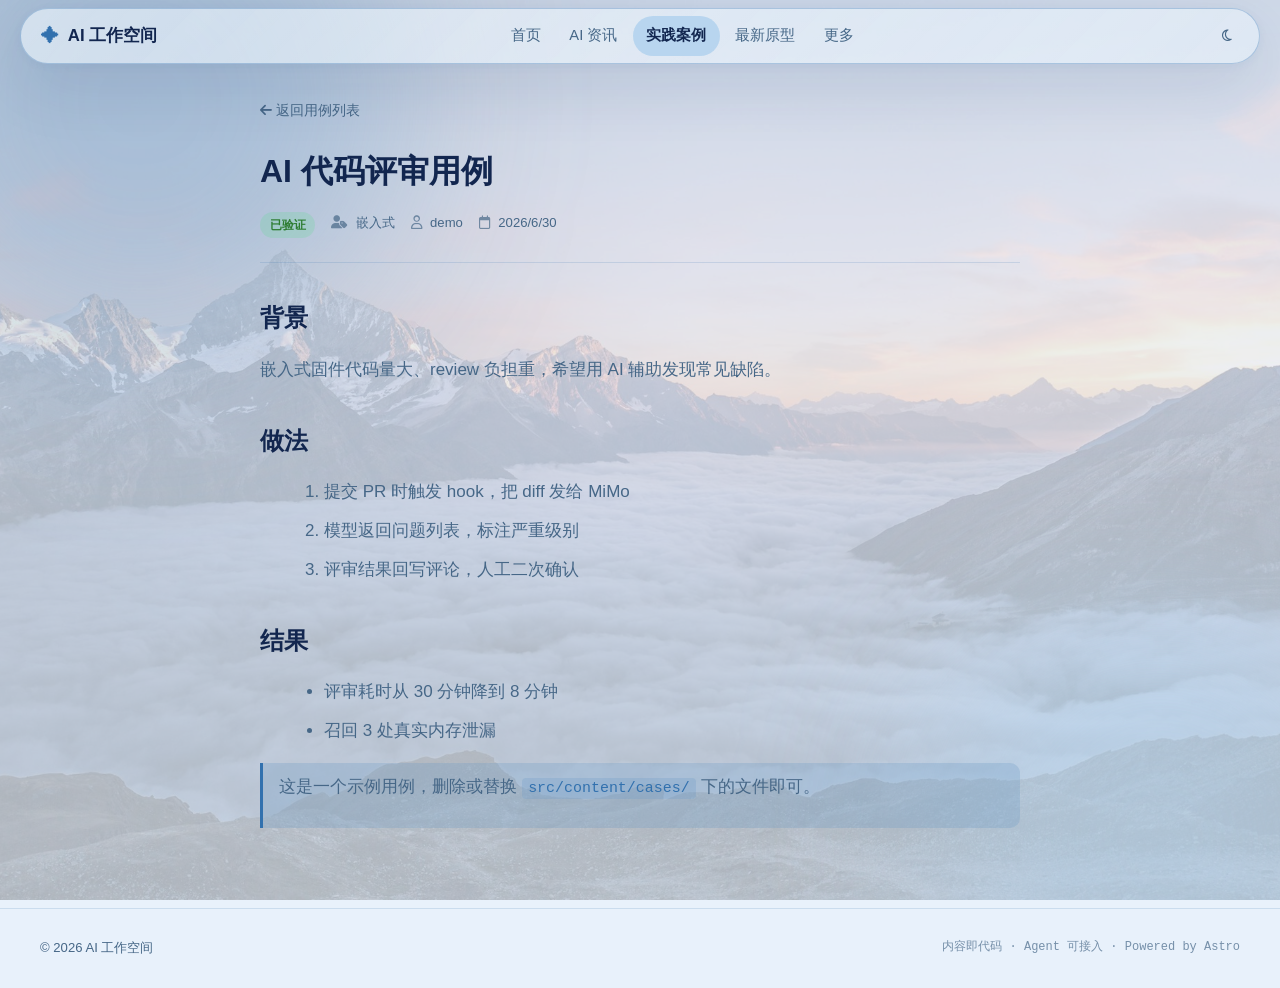
<file: cases/2026-06-30-ai-code-review/index.html>
<!DOCTYPE html><html lang="zh-CN"><head><meta charset="UTF-8"><meta name="viewport" content="width=device-width, initial-scale=1.0"><link rel="icon" type="image/svg+xml" href="/favicon.svg"><title>AI 代码评审用例 · AI 工作空间</title><script>(function(){try{var t=localStorage.getItem('theme');if(!t){t=window.matchMedia('(prefers-color-scheme: dark)').matches?'dark':'light';}document.documentElement.dataset.theme=t;}catch(e){}})();</script><link rel="stylesheet" href="https://cdn.jsdmirror.com/npm/lxgw-wenkai-screen-webfont@1.7.0/style.css"><link rel="stylesheet" href="https://cdn.jsdmirror.com/npm/@fortawesome/fontawesome-free@6.4.0/css/all.min.css"><link rel="stylesheet" href="/_astro/_astro_content.BE-nEAj9.css"><style>.badge[data-astro-cid-ebmwt3sx]{border-radius:var(--md-shape-full);padding:.18rem .6rem;font-size:.72rem;font-weight:600}.badge[data-astro-cid-ebmwt3sx].ok{color:#2e7d32;background:#4ade802e}[data-theme=dark] .badge[data-astro-cid-ebmwt3sx].ok{color:#6ee7a8;background:#4ade8026}.badge[data-astro-cid-ebmwt3sx].fail{color:#c62828;background:#f871712e}[data-theme=dark] .badge[data-astro-cid-ebmwt3sx].fail{color:#fca5a5;background:#f8717126}.badge[data-astro-cid-ebmwt3sx].pre{color:#f57f17;background:#fbbf242e}[data-theme=dark] .badge[data-astro-cid-ebmwt3sx].pre{color:#fcd34d;background:#fbbf2426}.badge[data-astro-cid-ebmwt3sx].unk{background:var(--md-secondary-container);color:var(--md-on-surface-variant)}.meta[data-astro-cid-ebmwt3sx] i[data-astro-cid-ebmwt3sx]{opacity:.7;margin-right:.3rem}
</style></head><body><div class="site-bg" aria-hidden="true"></div><div class="site-bg-overlay" aria-hidden="true"></div><div class="site-bg-orbs" aria-hidden="true"></div><header class="md3-top-app-bar" id="md3-header"><div class="md3-topbar-inner"><a href="/" class="md3-topbar-title"><span class="md3-topbar-logo">✦</span><span>AI 工作空间</span></a><nav class="md3-nav-links" aria-label="主导航"><div class="md3-nav-item"><a href="/" class>首页</a></div><div class="md3-nav-item"><a href="/news/" class>AI 资讯</a></div><div class="md3-nav-item"><a href="/cases/" class="active">实践案例</a></div><div class="md3-nav-item"><a href="/prototypes/" class>最新原型</a></div><div class="md3-nav-item has-sub"><span class>更多</span><div class="md3-submenu"><a href="/decisions/" class><span>决策记录</span><i class="fa-solid fa-arrow-right md3-submenu-arrow"></i></a><a href="/posts/" class><span>经验帖</span><i class="fa-solid fa-arrow-right md3-submenu-arrow"></i></a></div></div></nav><div class="md3-topbar-actions"><button id="md3-theme-btn" class="md3-icon-btn" aria-label="切换主题" title="切换主题"><i class="fa-regular fa-sun md3-icon-light"></i><i class="fa-regular fa-moon md3-icon-dark"></i></button></div></div></header><main class="md3-main"><article class="post" data-astro-cid-ebmwt3sx><a href="/cases/" class="back" data-astro-cid-ebmwt3sx><i class="fa-solid fa-arrow-left" data-astro-cid-ebmwt3sx></i> 返回用例列表</a><h1 data-astro-cid-ebmwt3sx>AI 代码评审用例</h1><div class="meta" data-astro-cid-ebmwt3sx><span class="badge ok" data-astro-cid-ebmwt3sx>已验证</span><span data-astro-cid-ebmwt3sx><i class="fa-solid fa-user-tag" data-astro-cid-ebmwt3sx></i> 嵌入式</span><span data-astro-cid-ebmwt3sx><i class="fa-regular fa-user" data-astro-cid-ebmwt3sx></i> demo</span><span data-astro-cid-ebmwt3sx><i class="fa-regular fa-calendar" data-astro-cid-ebmwt3sx></i> 2026/6/30</span></div><div class="content" data-astro-cid-ebmwt3sx><h2 id="背景">背景</h2>
<p>嵌入式固件代码量大、review 负担重，希望用 AI 辅助发现常见缺陷。</p>
<h2 id="做法">做法</h2>
<ol>
<li>提交 PR 时触发 hook，把 diff 发给 MiMo</li>
<li>模型返回问题列表，标注严重级别</li>
<li>评审结果回写评论，人工二次确认</li>
</ol>
<h2 id="结果">结果</h2>
<ul>
<li>评审耗时从 30 分钟降到 8 分钟</li>
<li>召回 3 处真实内存泄漏</li>
</ul>
<blockquote>
<p>这是一个示例用例，删除或替换 <code>src/content/cases/</code> 下的文件即可。</p>
</blockquote>
</div></article></main><footer class="md3-footer"><div class="md3-footer-inner"><span>© 2026 AI 工作空间</span><span class="md3-footer-meta">内容即代码 · Agent 可接入 · Powered by Astro</span></div></footer><script>
    // 主题切换
    const themeBtn = document.getElementById('md3-theme-btn');
    themeBtn?.addEventListener('click', () => {
      const cur = document.documentElement.dataset.theme;
      const next = cur === 'dark' ? 'light' : 'dark';
      document.documentElement.dataset.theme = next;
      try { localStorage.setItem('theme', next); } catch(e) {}
    });
    // 滚动加阴影
    const header = document.getElementById('md3-header');
    window.addEventListener('scroll', () => {
      header?.classList.toggle('scrolled', window.scrollY > 8);
    }, { passive: true });
  </script></body></html>
</file>
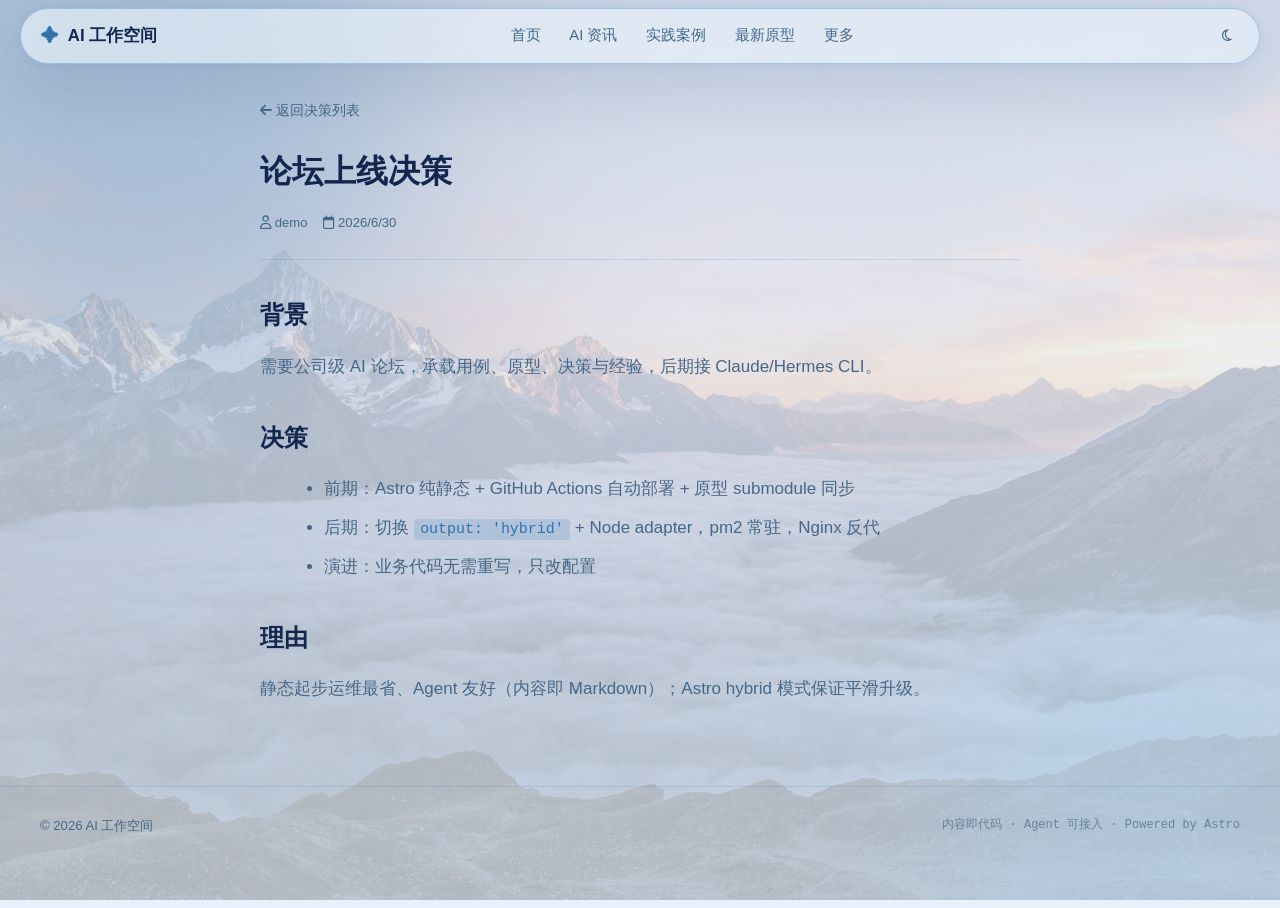
<file: decisions/2026-06-30-first-decision/index.html>
<!DOCTYPE html><html lang="zh-CN"><head><meta charset="UTF-8"><meta name="viewport" content="width=device-width, initial-scale=1.0"><link rel="icon" type="image/svg+xml" href="/favicon.svg"><title>论坛上线决策 · AI 工作空间</title><script>(function(){try{var t=localStorage.getItem('theme');if(!t){t=window.matchMedia('(prefers-color-scheme: dark)').matches?'dark':'light';}document.documentElement.dataset.theme=t;}catch(e){}})();</script><link rel="stylesheet" href="https://cdn.jsdmirror.com/npm/lxgw-wenkai-screen-webfont@1.7.0/style.css"><link rel="stylesheet" href="https://cdn.jsdmirror.com/npm/@fortawesome/fontawesome-free@6.4.0/css/all.min.css"><link rel="stylesheet" href="/_astro/_astro_content.BE-nEAj9.css"></head><body><div class="site-bg" aria-hidden="true"></div><div class="site-bg-overlay" aria-hidden="true"></div><div class="site-bg-orbs" aria-hidden="true"></div><header class="md3-top-app-bar" id="md3-header"><div class="md3-topbar-inner"><a href="/" class="md3-topbar-title"><span class="md3-topbar-logo">✦</span><span>AI 工作空间</span></a><nav class="md3-nav-links" aria-label="主导航"><div class="md3-nav-item"><a href="/" class>首页</a></div><div class="md3-nav-item"><a href="/news/" class>AI 资讯</a></div><div class="md3-nav-item"><a href="/cases/" class>实践案例</a></div><div class="md3-nav-item"><a href="/prototypes/" class>最新原型</a></div><div class="md3-nav-item has-sub"><span class>更多</span><div class="md3-submenu"><a href="/decisions/" class="active"><span>决策记录</span><i class="fa-solid fa-arrow-right md3-submenu-arrow"></i></a><a href="/posts/" class><span>经验帖</span><i class="fa-solid fa-arrow-right md3-submenu-arrow"></i></a></div></div></nav><div class="md3-topbar-actions"><button id="md3-theme-btn" class="md3-icon-btn" aria-label="切换主题" title="切换主题"><i class="fa-regular fa-sun md3-icon-light"></i><i class="fa-regular fa-moon md3-icon-dark"></i></button></div></div></header><main class="md3-main"><article class="post"><a href="/decisions/" class="back"><i class="fa-solid fa-arrow-left"></i> 返回决策列表</a><h1>论坛上线决策</h1><div class="meta"><span><i class="fa-regular fa-user"></i> demo</span><span><i class="fa-regular fa-calendar"></i> 2026/6/30</span></div><div class="content"><h2 id="背景">背景</h2>
<p>需要公司级 AI 论坛，承载用例、原型、决策与经验，后期接 Claude/Hermes CLI。</p>
<h2 id="决策">决策</h2>
<ul>
<li>前期：Astro 纯静态 + GitHub Actions 自动部署 + 原型 submodule 同步</li>
<li>后期：切换 <code>output: 'hybrid'</code> + Node adapter，pm2 常驻，Nginx 反代</li>
<li>演进：业务代码无需重写，只改配置</li>
</ul>
<h2 id="理由">理由</h2>
<p>静态起步运维最省、Agent 友好（内容即 Markdown）；Astro hybrid 模式保证平滑升级。</p>
</div></article></main><footer class="md3-footer"><div class="md3-footer-inner"><span>© 2026 AI 工作空间</span><span class="md3-footer-meta">内容即代码 · Agent 可接入 · Powered by Astro</span></div></footer><script>
    // 主题切换
    const themeBtn = document.getElementById('md3-theme-btn');
    themeBtn?.addEventListener('click', () => {
      const cur = document.documentElement.dataset.theme;
      const next = cur === 'dark' ? 'light' : 'dark';
      document.documentElement.dataset.theme = next;
      try { localStorage.setItem('theme', next); } catch(e) {}
    });
    // 滚动加阴影
    const header = document.getElementById('md3-header');
    window.addEventListener('scroll', () => {
      header?.classList.toggle('scrolled', window.scrollY > 8);
    }, { passive: true });
  </script></body></html>
</file>
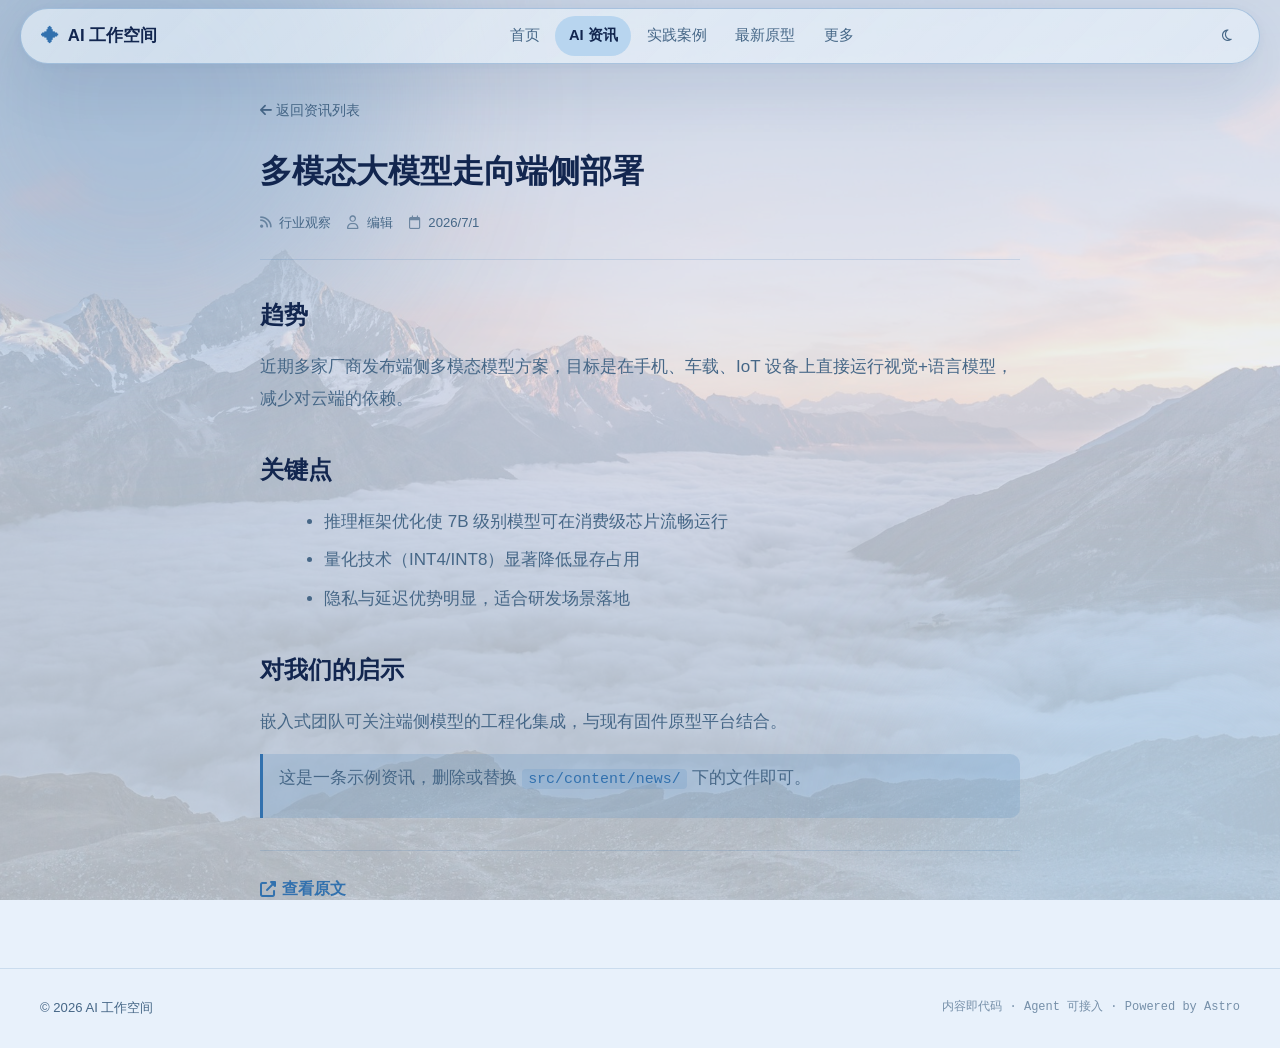
<file: news/2026-07-01-ai-model-trend/index.html>
<!DOCTYPE html><html lang="zh-CN"><head><meta charset="UTF-8"><meta name="viewport" content="width=device-width, initial-scale=1.0"><link rel="icon" type="image/svg+xml" href="/favicon.svg"><title>多模态大模型走向端侧部署 · AI 工作空间</title><script>(function(){try{var t=localStorage.getItem('theme');if(!t){t=window.matchMedia('(prefers-color-scheme: dark)').matches?'dark':'light';}document.documentElement.dataset.theme=t;}catch(e){}})();</script><link rel="stylesheet" href="https://cdn.jsdmirror.com/npm/lxgw-wenkai-screen-webfont@1.7.0/style.css"><link rel="stylesheet" href="https://cdn.jsdmirror.com/npm/@fortawesome/fontawesome-free@6.4.0/css/all.min.css"><link rel="stylesheet" href="/_astro/_astro_content.BE-nEAj9.css"><style>.source-link[data-astro-cid-slrg64km]{border-top:1px solid var(--md-outline-variant);margin-top:2rem;padding-top:1.5rem}.source-link[data-astro-cid-slrg64km] a[data-astro-cid-slrg64km]{color:var(--md-primary);align-items:center;gap:.4rem;font-weight:600;display:inline-flex}.source-link[data-astro-cid-slrg64km] a[data-astro-cid-slrg64km]:hover{text-decoration:underline}.meta[data-astro-cid-slrg64km] i[data-astro-cid-slrg64km]{opacity:.7;margin-right:.3rem}
</style></head><body><div class="site-bg" aria-hidden="true"></div><div class="site-bg-overlay" aria-hidden="true"></div><div class="site-bg-orbs" aria-hidden="true"></div><header class="md3-top-app-bar" id="md3-header"><div class="md3-topbar-inner"><a href="/" class="md3-topbar-title"><span class="md3-topbar-logo">✦</span><span>AI 工作空间</span></a><nav class="md3-nav-links" aria-label="主导航"><div class="md3-nav-item"><a href="/" class>首页</a></div><div class="md3-nav-item"><a href="/news/" class="active">AI 资讯</a></div><div class="md3-nav-item"><a href="/cases/" class>实践案例</a></div><div class="md3-nav-item"><a href="/prototypes/" class>最新原型</a></div><div class="md3-nav-item has-sub"><span class>更多</span><div class="md3-submenu"><a href="/decisions/" class><span>决策记录</span><i class="fa-solid fa-arrow-right md3-submenu-arrow"></i></a><a href="/posts/" class><span>经验帖</span><i class="fa-solid fa-arrow-right md3-submenu-arrow"></i></a></div></div></nav><div class="md3-topbar-actions"><button id="md3-theme-btn" class="md3-icon-btn" aria-label="切换主题" title="切换主题"><i class="fa-regular fa-sun md3-icon-light"></i><i class="fa-regular fa-moon md3-icon-dark"></i></button></div></div></header><main class="md3-main"><article class="post" data-astro-cid-slrg64km><a href="/news/" class="back" data-astro-cid-slrg64km><i class="fa-solid fa-arrow-left" data-astro-cid-slrg64km></i> 返回资讯列表</a><h1 data-astro-cid-slrg64km>多模态大模型走向端侧部署</h1><div class="meta" data-astro-cid-slrg64km><span data-astro-cid-slrg64km><i class="fa-solid fa-rss" data-astro-cid-slrg64km></i> 行业观察</span><span data-astro-cid-slrg64km><i class="fa-regular fa-user" data-astro-cid-slrg64km></i> 编辑</span><span data-astro-cid-slrg64km><i class="fa-regular fa-calendar" data-astro-cid-slrg64km></i> 2026/7/1</span></div><div class="content" data-astro-cid-slrg64km><h2 id="趋势">趋势</h2>
<p>近期多家厂商发布端侧多模态模型方案，目标是在手机、车载、IoT 设备上直接运行视觉+语言模型，减少对云端的依赖。</p>
<h2 id="关键点">关键点</h2>
<ul>
<li>推理框架优化使 7B 级别模型可在消费级芯片流畅运行</li>
<li>量化技术（INT4/INT8）显著降低显存占用</li>
<li>隐私与延迟优势明显，适合研发场景落地</li>
</ul>
<h2 id="对我们的启示">对我们的启示</h2>
<p>嵌入式团队可关注端侧模型的工程化集成，与现有固件原型平台结合。</p>
<blockquote>
<p>这是一条示例资讯，删除或替换 <code>src/content/news/</code> 下的文件即可。</p>
</blockquote>
</div><div class="source-link" data-astro-cid-slrg64km><a href="https://example.com/news/multimodal-edge" target="_blank" rel="noopener" data-astro-cid-slrg64km><i class="fa-solid fa-up-right-from-square" data-astro-cid-slrg64km></i> 查看原文</a></div></article></main><footer class="md3-footer"><div class="md3-footer-inner"><span>© 2026 AI 工作空间</span><span class="md3-footer-meta">内容即代码 · Agent 可接入 · Powered by Astro</span></div></footer><script>
    // 主题切换
    const themeBtn = document.getElementById('md3-theme-btn');
    themeBtn?.addEventListener('click', () => {
      const cur = document.documentElement.dataset.theme;
      const next = cur === 'dark' ? 'light' : 'dark';
      document.documentElement.dataset.theme = next;
      try { localStorage.setItem('theme', next); } catch(e) {}
    });
    // 滚动加阴影
    const header = document.getElementById('md3-header');
    window.addEventListener('scroll', () => {
      header?.classList.toggle('scrolled', window.scrollY > 8);
    }, { passive: true });
  </script></body></html>
</file>
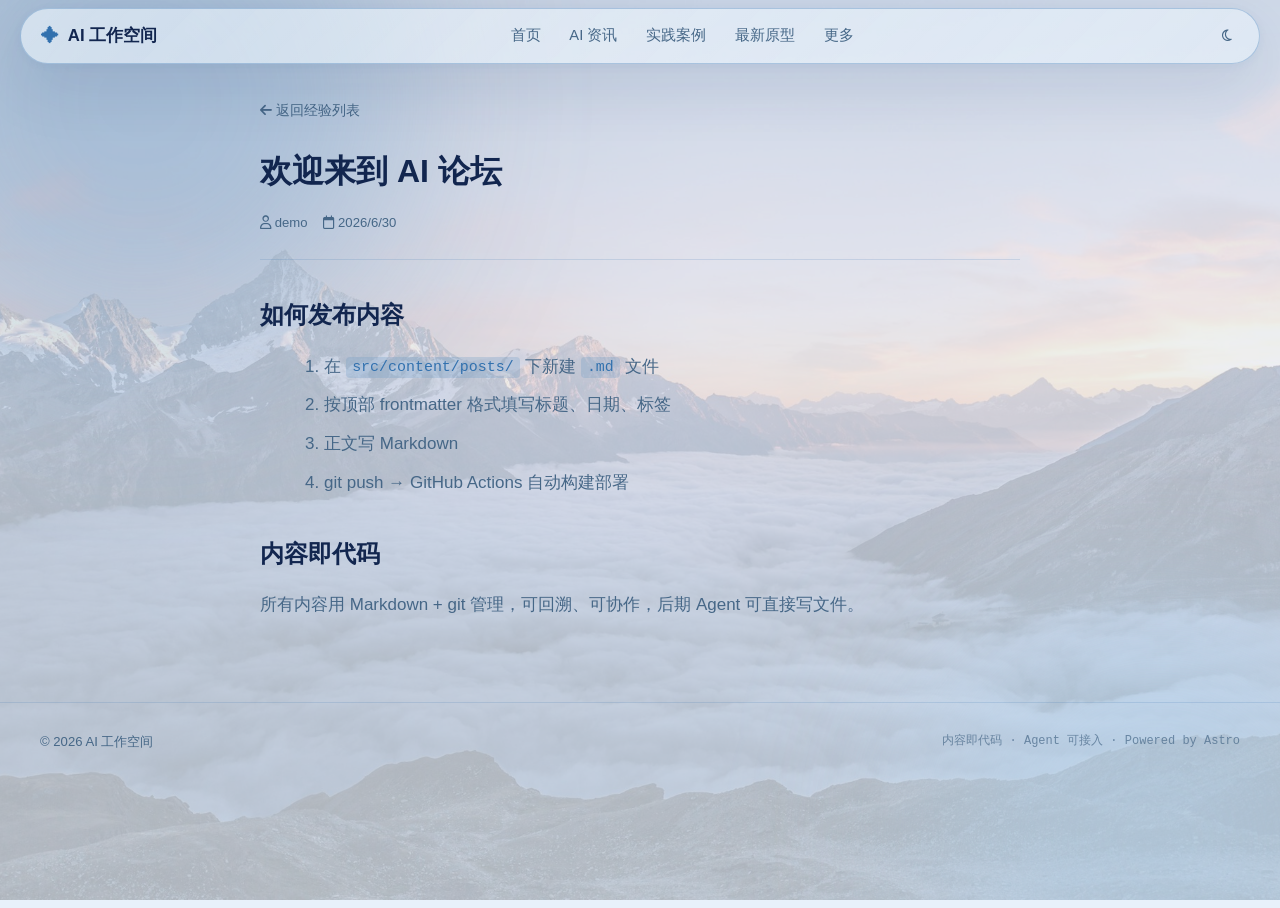
<file: posts/2026-06-30-welcome/index.html>
<!DOCTYPE html><html lang="zh-CN"><head><meta charset="UTF-8"><meta name="viewport" content="width=device-width, initial-scale=1.0"><link rel="icon" type="image/svg+xml" href="/favicon.svg"><title>欢迎来到 AI 论坛 · AI 工作空间</title><script>(function(){try{var t=localStorage.getItem('theme');if(!t){t=window.matchMedia('(prefers-color-scheme: dark)').matches?'dark':'light';}document.documentElement.dataset.theme=t;}catch(e){}})();</script><link rel="stylesheet" href="https://cdn.jsdmirror.com/npm/lxgw-wenkai-screen-webfont@1.7.0/style.css"><link rel="stylesheet" href="https://cdn.jsdmirror.com/npm/@fortawesome/fontawesome-free@6.4.0/css/all.min.css"><link rel="stylesheet" href="/_astro/_astro_content.BE-nEAj9.css"></head><body><div class="site-bg" aria-hidden="true"></div><div class="site-bg-overlay" aria-hidden="true"></div><div class="site-bg-orbs" aria-hidden="true"></div><header class="md3-top-app-bar" id="md3-header"><div class="md3-topbar-inner"><a href="/" class="md3-topbar-title"><span class="md3-topbar-logo">✦</span><span>AI 工作空间</span></a><nav class="md3-nav-links" aria-label="主导航"><div class="md3-nav-item"><a href="/" class>首页</a></div><div class="md3-nav-item"><a href="/news/" class>AI 资讯</a></div><div class="md3-nav-item"><a href="/cases/" class>实践案例</a></div><div class="md3-nav-item"><a href="/prototypes/" class>最新原型</a></div><div class="md3-nav-item has-sub"><span class>更多</span><div class="md3-submenu"><a href="/decisions/" class><span>决策记录</span><i class="fa-solid fa-arrow-right md3-submenu-arrow"></i></a><a href="/posts/" class="active"><span>经验帖</span><i class="fa-solid fa-arrow-right md3-submenu-arrow"></i></a></div></div></nav><div class="md3-topbar-actions"><button id="md3-theme-btn" class="md3-icon-btn" aria-label="切换主题" title="切换主题"><i class="fa-regular fa-sun md3-icon-light"></i><i class="fa-regular fa-moon md3-icon-dark"></i></button></div></div></header><main class="md3-main"><article class="post"><a href="/posts/" class="back"><i class="fa-solid fa-arrow-left"></i> 返回经验列表</a><h1>欢迎来到 AI 论坛</h1><div class="meta"><span><i class="fa-regular fa-user"></i> demo</span><span><i class="fa-regular fa-calendar"></i> 2026/6/30</span></div><div class="content"><h2 id="如何发布内容">如何发布内容</h2>
<ol>
<li>在 <code>src/content/posts/</code> 下新建 <code>.md</code> 文件</li>
<li>按顶部 frontmatter 格式填写标题、日期、标签</li>
<li>正文写 Markdown</li>
<li>git push → GitHub Actions 自动构建部署</li>
</ol>
<h2 id="内容即代码">内容即代码</h2>
<p>所有内容用 Markdown + git 管理，可回溯、可协作，后期 Agent 可直接写文件。</p>
</div></article></main><footer class="md3-footer"><div class="md3-footer-inner"><span>© 2026 AI 工作空间</span><span class="md3-footer-meta">内容即代码 · Agent 可接入 · Powered by Astro</span></div></footer><script>
    // 主题切换
    const themeBtn = document.getElementById('md3-theme-btn');
    themeBtn?.addEventListener('click', () => {
      const cur = document.documentElement.dataset.theme;
      const next = cur === 'dark' ? 'light' : 'dark';
      document.documentElement.dataset.theme = next;
      try { localStorage.setItem('theme', next); } catch(e) {}
    });
    // 滚动加阴影
    const header = document.getElementById('md3-header');
    window.addEventListener('scroll', () => {
      header?.classList.toggle('scrolled', window.scrollY > 8);
    }, { passive: true });
  </script></body></html>
</file>
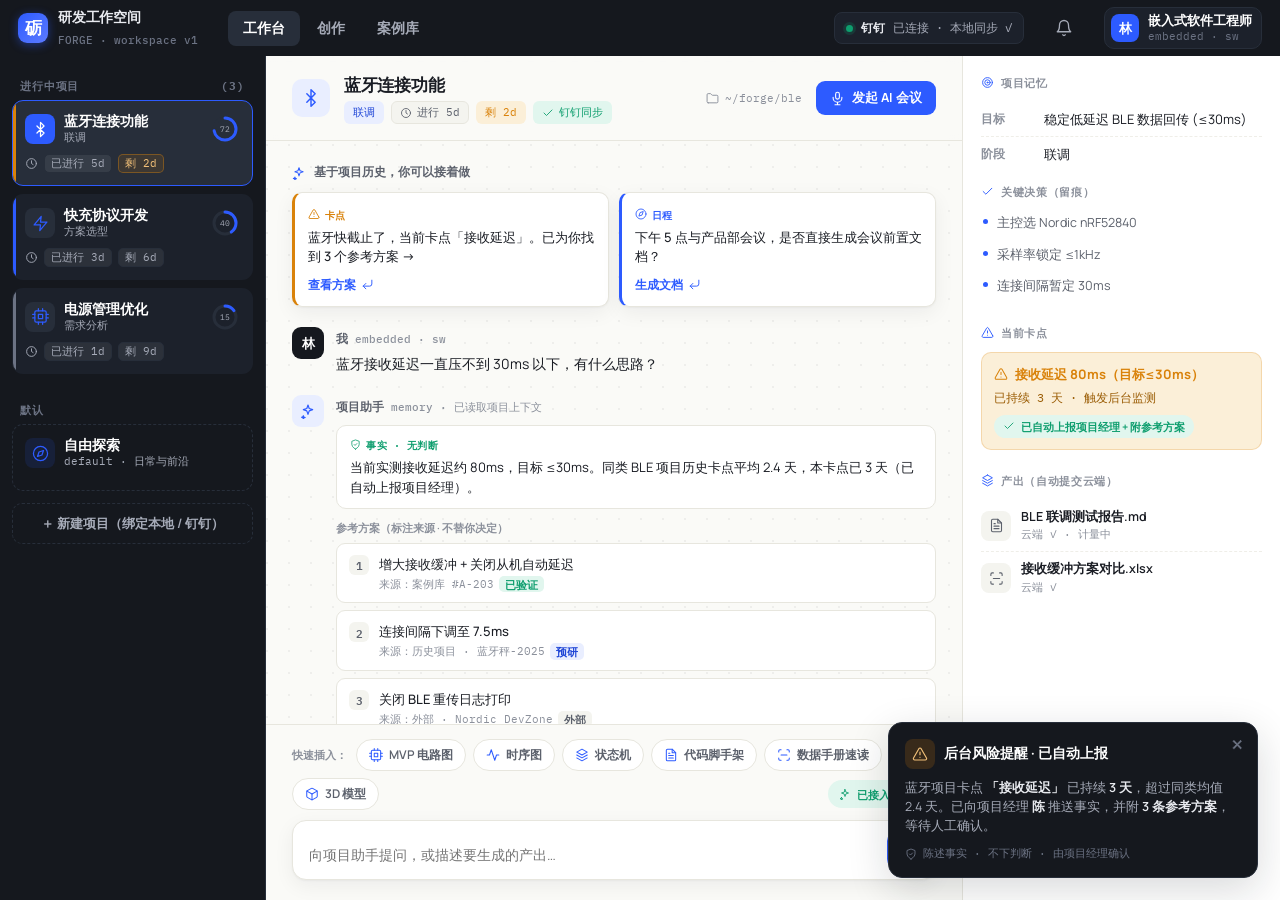
<file: prototypes/forge/index.html>
<!doctype html>
<html lang="zh-CN">
<head>
<meta charset="utf-8">
<meta name="viewport" content="width=device-width, initial-scale=1">
<title>砺 · AI 研发工作空间（员工端）原型 v1</title>
<link rel="preconnect" href="https://fonts.googleapis.com">
<link rel="preconnect" href="https://fonts.gstatic.com" crossorigin>
<link href="https://fonts.googleapis.com/css2?family=Manrope:wght@400;500;600;700;800&family=IBM+Plex+Mono:wght@400;500;600&display=swap" rel="stylesheet">
<style>
:root{
  --ink:#15181E; --ink-2:#1C212B; --ink-3:#272E3A;
  --paper:#FAFAF7; --panel:#FFFFFF; --panel-2:#F4F4EF;
  --line:#E7E6DE; --line-2:#EFEEE8;
  --text:#1A1D24; --text-2:#5C616C; --text-3:#8B909B;
  --on-ink:#E9EBF0; --on-ink-2:#A6ABB8; --on-ink-3:#6C7384;
  --accent:#2D5BFF; --accent-d:#1E45D6; --accent-soft:#E9EEFF;
  --teal:#0E9E6E; --teal-soft:#E1F6EE;
  --amber:#D9820A; --amber-soft:#FBEFD8;
  --red:#E14B4B; --red-soft:#FCE7E7;
  --r:10px; --r-lg:14px; --r-sm:7px;
  --shadow:0 1px 2px rgba(20,24,30,.04),0 6px 20px rgba(20,24,30,.06);
  --shadow-lg:0 12px 40px rgba(20,24,30,.16);
  --mono:"IBM Plex Mono",ui-monospace,SFMono-Regular,Menlo,monospace;
  --sans:"Manrope",-apple-system,BlinkMacSystemFont,"Segoe UI",sans-serif;
}
*{box-sizing:border-box;margin:0;padding:0}
html,body{height:100%}
body{font-family:var(--sans);background:var(--paper);color:var(--text);
  font-size:14px;line-height:1.55;-webkit-font-smoothing:antialiased;overflow:hidden}
.ic{flex:none;vertical-align:middle}
button{font-family:inherit;cursor:pointer;border:none;background:none;color:inherit}
::-webkit-scrollbar{width:9px;height:9px}
::-webkit-scrollbar-thumb{background:#D9D8CF;border-radius:9px;border:2px solid transparent;background-clip:content-box}
::-webkit-scrollbar-thumb:hover{background:#C4C3B8;background-clip:content-box}

/* ---------- top bar ---------- */
.topbar{height:56px;background:var(--ink);color:var(--on-ink);display:flex;
  align-items:center;gap:22px;padding:0 18px;position:relative;z-index:30}
.brand{display:flex;align-items:center;gap:10px;font-weight:700;letter-spacing:-.2px}
.brand .logo{width:30px;height:30px;border-radius:9px;background:linear-gradient(135deg,var(--accent),#5C7BFF);
  display:grid;place-items:center;font-size:17px;color:#fff;font-weight:800;box-shadow:0 2px 10px rgba(45,91,255,.45)}
.brand small{font-family:var(--mono);font-weight:500;font-size:11px;color:var(--on-ink-3);letter-spacing:0}
.nav{display:flex;gap:2px;margin-left:8px}
.nav button{padding:8px 15px;border-radius:8px;color:var(--on-ink-2);font-weight:600;font-size:13.5px;
  display:flex;align-items:center;gap:7px;transition:.15s}
.nav button:hover{color:#fff;background:var(--ink-3)}
.nav button.on{color:#fff;background:var(--ink-3)}
.nav button.on .ic{color:var(--accent)}
.spacer{flex:1}
.sync{display:flex;align-items:center;gap:8px;font-family:var(--mono);font-size:11.5px;color:var(--on-ink-2);
  background:var(--ink-2);border:1px solid var(--ink-3);padding:6px 11px;border-radius:8px}
.sync .dot{width:7px;height:7px;border-radius:50%;background:var(--teal);box-shadow:0 0 0 3px rgba(14,158,110,.18)}
.sync .dt{color:var(--on-ink);font-weight:600}
.iconbtn{width:36px;height:36px;border-radius:9px;display:grid;place-items:center;color:var(--on-ink-2);position:relative;transition:.15s}
.iconbtn:hover{background:var(--ink-3);color:#fff}
.iconbtn .badge{position:absolute;top:7px;right:7px;width:8px;height:8px;border-radius:50%;background:var(--red);border:2px solid var(--ink)}
.role-pick{display:flex;align-items:center;gap:9px;background:var(--ink-2);border:1px solid var(--ink-3);
  padding:5px 9px 5px 6px;border-radius:10px;transition:.15s}
.role-pick:hover{border-color:#3A4354}
.role-pick .av{width:28px;height:28px;border-radius:8px;background:var(--accent);color:#fff;
  display:grid;place-items:center;font-weight:700;font-size:13px}
.role-pick .rt{text-align:left;line-height:1.15}
.role-pick .rt b{font-size:13px;color:#fff;font-weight:600;display:block}
.role-pick .rt span{font-size:10.5px;color:var(--on-ink-3);font-family:var(--mono)}
.role-menu{position:absolute;top:50px;right:18px;background:var(--panel);border:1px solid var(--line);
  border-radius:12px;box-shadow:var(--shadow-lg);padding:6px;width:248px;display:none;z-index:40}
.role-menu.open{display:block;animation:pop .16s ease}
.role-menu h6{font-size:10.5px;letter-spacing:.06em;text-transform:uppercase;color:var(--text-3);padding:8px 10px 5px;font-weight:700}
.role-menu button{width:100%;display:flex;align-items:center;gap:11px;padding:9px 10px;border-radius:9px;text-align:left;color:var(--text)}
.role-menu button:hover{background:var(--panel-2)}
.role-menu button.on{background:var(--accent-soft)}
.role-menu .av{width:30px;height:30px;border-radius:8px;display:grid;place-items:center;font-weight:700;color:#fff;font-size:13px}
.role-menu .meta b{font-size:13.5px;font-weight:600;display:block}
.role-menu .meta span{font-size:11px;color:var(--text-3);font-family:var(--mono)}
.role-menu .soon{color:var(--text-3)}
.role-menu .soon .av{background:var(--line)!important;color:var(--text-3)}
.role-menu .tag-soon{margin-left:auto;font-size:10px;font-family:var(--mono);color:var(--text-3);
  border:1px dashed var(--line);padding:2px 6px;border-radius:20px}

/* ---------- views ---------- */
.view{display:none;height:calc(100vh - 56px)}
.view.on{display:block}

/* ---------- workspace ---------- */
.workspace{display:grid;grid-template-columns:266px minmax(0,1fr) 318px;height:100%}
.col{height:100%;overflow-y:auto}
.rail-l{background:var(--ink);color:var(--on-ink);padding:16px 12px;border-right:1px solid var(--ink-3)}
.rail-l .lbl{font-size:10.5px;letter-spacing:.08em;text-transform:uppercase;color:var(--on-ink-3);
  font-weight:700;padding:6px 8px;display:flex;align-items:center;justify-content:space-between}
.pcard{width:100%;text-align:left;background:var(--ink-2);border:1px solid transparent;border-radius:11px;
  padding:12px;margin-bottom:8px;position:relative;overflow:hidden;transition:.15s}
.pcard:hover{border-color:var(--ink-3);transform:translateY(-1px)}
.pcard.on{background:var(--ink-3);border-color:var(--accent)}
.pcard .urg{position:absolute;left:0;top:0;bottom:0;width:3px}
.pcard.high .urg{background:var(--amber)} .pcard.mid .urg{background:var(--accent)} .pcard.low .urg{background:var(--on-ink-3)}
.pcard .ptop{display:flex;align-items:center;gap:9px;margin-bottom:9px}
.pcard .pico{width:30px;height:30px;border-radius:8px;background:var(--ink-3);display:grid;place-items:center;color:var(--accent);flex:none}
.pcard.on .pico{background:var(--accent);color:#fff}
.pcard .pname{font-weight:600;font-size:13.5px;color:#fff;line-height:1.25}
.pcard .pstage{font-size:11px;color:var(--on-ink-2);font-family:var(--mono)}
.pcard .pmeta{display:flex;align-items:center;gap:6px;font-family:var(--mono);font-size:11px;color:var(--on-ink-2)}
.kbd{background:rgba(255,255,255,.07);border:1px solid var(--ink-3);border-radius:5px;padding:1px 6px;font-family:var(--mono);font-size:11px}
.kbd.warn{color:#F2C078;border-color:rgba(217,130,10,.4);background:rgba(217,130,10,.12)}
.ring{margin-left:auto}
.explore-card{border:1px dashed var(--ink-3);background:transparent}
.explore-card .pico{background:rgba(45,91,255,.12)}
.newproj{width:100%;display:flex;align-items:center;gap:8px;justify-content:center;color:var(--on-ink-2);
  border:1px dashed var(--ink-3);border-radius:10px;padding:10px;font-weight:600;font-size:13px;margin-top:4px;transition:.15s}
.newproj:hover{color:#fff;border-color:var(--on-ink-3)}

/* center conversation */
.canvas{background:
  radial-gradient(circle at 1px 1px,rgba(20,24,30,.05) 1px,transparent 0) 0 0/22px 22px,var(--paper);
  display:flex;flex-direction:column}
.pjhead{padding:16px 26px;border-bottom:1px solid var(--line);background:rgba(250,250,247,.85);
  backdrop-filter:blur(6px);display:flex;align-items:center;gap:14px;position:sticky;top:0;z-index:5}
.pjhead .h-ico{width:38px;height:38px;border-radius:10px;background:var(--accent-soft);color:var(--accent);display:grid;place-items:center;flex:none}
.pjhead h2{font-size:17px;font-weight:700;letter-spacing:-.3px}
.pjhead .sub{display:flex;gap:7px;align-items:center;margin-top:3px;flex-wrap:wrap}
.chip{font-family:var(--mono);font-size:11px;padding:2px 8px;border-radius:6px;background:var(--panel-2);
  color:var(--text-2);border:1px solid var(--line);display:inline-flex;align-items:center;gap:5px}
.chip.warn{background:var(--amber-soft);color:var(--amber);border-color:transparent}
.chip.ok{background:var(--teal-soft);color:var(--teal);border-color:transparent}
.chip.acc{background:var(--accent-soft);color:var(--accent-d);border-color:transparent}
.h-path{margin-left:auto;font-family:var(--mono);font-size:11px;color:var(--text-3);display:flex;align-items:center;gap:6px}
.thread{flex:1;overflow-y:auto;padding:22px 26px 8px}
.todostrip{margin-bottom:20px}
.todostrip .th{display:flex;align-items:center;gap:8px;font-size:12px;font-weight:700;color:var(--text-2);margin-bottom:10px}
.todostrip .th .ic{color:var(--accent)}
.todo-row{display:grid;grid-template-columns:repeat(auto-fit,minmax(220px,1fr));gap:10px}
.todo{background:var(--panel);border:1px solid var(--line);border-left:3px solid var(--accent);border-radius:10px;
  padding:12px 13px;text-align:left;transition:.16s;box-shadow:var(--shadow);position:relative}
.todo:hover{transform:translateY(-2px);box-shadow:var(--shadow-lg);border-left-color:var(--accent-d)}
.todo.blk{border-left-color:var(--amber)}
.todo .tt{font-size:10px;font-family:var(--mono);font-weight:600;letter-spacing:.04em;text-transform:uppercase;
  color:var(--accent);margin-bottom:5px;display:inline-flex;align-items:center;gap:5px}
.todo.blk .tt{color:var(--amber)}
.todo p{font-size:13px;line-height:1.5;color:var(--text);font-weight:500}
.todo .go{margin-top:9px;display:inline-flex;align-items:center;gap:5px;font-size:12px;font-weight:700;color:var(--accent)}
.msg{display:flex;gap:12px;margin-bottom:20px;max-width:760px}
.msg .who{width:32px;height:32px;border-radius:9px;flex:none;display:grid;place-items:center;font-weight:700;font-size:13px}
.msg.user .who{background:var(--ink);color:#fff}
.msg.ai .who{background:var(--accent-soft);color:var(--accent)}
.msg .body{flex:1;padding-top:3px}
.msg .nm{font-size:11.5px;font-weight:700;color:var(--text-2);margin-bottom:5px;display:flex;align-items:center;gap:7px}
.msg .nm .role-mark{font-family:var(--mono);font-weight:500;color:var(--text-3);font-size:10.5px}
.msg .txt{font-size:14px;line-height:1.6}
.fact{background:var(--panel);border:1px solid var(--line);border-radius:10px;padding:11px 13px;margin:9px 0;font-size:13px}
.fact .flbl{font-family:var(--mono);font-size:10px;font-weight:600;color:var(--teal);text-transform:uppercase;letter-spacing:.05em;margin-bottom:4px;display:flex;align-items:center;gap:5px}
.refs{margin:10px 0}
.refs .rlbl{font-size:11px;color:var(--text-3);font-weight:600;margin-bottom:7px}
.ref{display:flex;align-items:flex-start;gap:10px;background:var(--panel);border:1px solid var(--line);
  border-radius:9px;padding:10px 12px;margin-bottom:7px;transition:.14s}
.ref:hover{border-color:var(--accent);transform:translateX(2px)}
.ref .n{width:20px;height:20px;border-radius:6px;background:var(--panel-2);color:var(--text-2);display:grid;place-items:center;font-family:var(--mono);font-size:11px;font-weight:600;flex:none;margin-top:1px}
.ref .rmain{flex:1}
.ref .rtitle{font-size:13px;font-weight:500;color:var(--text)}
.ref .src{font-family:var(--mono);font-size:10.5px;color:var(--text-3);margin-top:2px;display:flex;align-items:center;gap:5px}
.src .zone{padding:0 6px;border-radius:5px;font-weight:600}
.zone.ok{background:var(--teal-soft);color:var(--teal)} .zone.pre{background:var(--accent-soft);color:var(--accent-d)} .zone.ext{background:var(--panel-2);color:var(--text-2)}
.confirm-bar{display:flex;align-items:center;gap:10px;margin-top:12px;padding:10px 12px;background:var(--amber-soft);
  border:1px solid rgba(217,130,10,.25);border-radius:9px;font-size:12.5px;color:var(--amber)}
.confirm-bar .ic{color:var(--amber)}
.confirm-bar b{color:#9A5C04}
.confirm-bar .btns{margin-left:auto;display:flex;gap:7px}
.confirm-bar button{font-size:12px;font-weight:700;padding:5px 12px;border-radius:7px;background:#fff;border:1px solid rgba(217,130,10,.35);color:var(--amber)}
.confirm-bar button.pri{background:var(--ink);color:#fff;border-color:var(--ink)}

/* composer */
.composer{padding:14px 26px 20px;border-top:1px solid var(--line);background:var(--paper)}
.insert-row{display:flex;gap:7px;margin-bottom:10px;flex-wrap:wrap;align-items:center}
.insert-row .ilbl{font-size:11px;color:var(--text-3);font-weight:600;margin-right:2px}
.ins{display:inline-flex;align-items:center;gap:6px;font-size:12px;font-weight:600;color:var(--text-2);
  background:var(--panel);border:1px solid var(--line);border-radius:20px;padding:6px 12px;transition:.14s}
.ins:hover{border-color:var(--accent);color:var(--accent);background:var(--accent-soft)}
.ins .ic{color:var(--accent)}
.inputwrap{display:flex;align-items:flex-end;gap:10px;background:var(--panel);border:1.5px solid var(--line);
  border-radius:14px;padding:10px 10px 10px 16px;box-shadow:var(--shadow);transition:.16s}
.inputwrap:focus-within{border-color:var(--accent);box-shadow:0 0 0 4px var(--accent-soft)}
.inputwrap textarea{flex:1;border:none;outline:none;resize:none;font-family:inherit;font-size:14px;
  background:none;color:var(--text);max-height:120px;padding:5px 0}
.send{width:38px;height:38px;border-radius:10px;background:var(--accent);color:#fff;display:grid;place-items:center;transition:.15s;flex:none}
.send:hover{background:var(--accent-d)}
.txt.thinking{color:var(--text-3);font-style:italic}
.txt b{font-weight:700}
.txt code{font-family:var(--mono);font-size:12.5px;background:var(--panel-2);padding:1px 5px;border-radius:4px}
.mimo-badge{margin-left:auto;display:inline-flex;align-items:center;gap:6px;font-size:11px;font-family:var(--mono);font-weight:600;color:var(--teal);background:var(--teal-soft);padding:5px 11px;border-radius:20px;cursor:default}
.mimo-badge .ic{color:var(--teal)}

/* right rail */
.rail-r{background:var(--panel);border-left:1px solid var(--line);padding:18px}
.rail-r section{margin-bottom:22px}
.rail-r .sh{font-size:11px;letter-spacing:.06em;text-transform:uppercase;color:var(--text-3);font-weight:700;
  margin-bottom:11px;display:flex;align-items:center;gap:7px}
.rail-r .sh .ic{color:var(--accent)}
.mem{font-size:13px}
.mem .row{display:flex;gap:9px;padding:7px 0;border-bottom:1px dashed var(--line-2)}
.mem .row:last-child{border:none}
.mem .k{color:var(--text-3);font-size:12px;min-width:54px;font-weight:600;font-family:var(--mono)}
.mem .v{color:var(--text);flex:1}
.declist{list-style:none;font-size:12.5px}
.declist li{padding:6px 0 6px 16px;position:relative;color:var(--text-2)}
.declist li::before{content:"";position:absolute;left:2px;top:12px;width:5px;height:5px;border-radius:50%;background:var(--accent)}
.blocker{background:var(--amber-soft);border:1px solid rgba(217,130,10,.22);border-radius:10px;padding:11px 12px}
.blocker .bt{display:flex;align-items:center;gap:7px;font-weight:700;color:var(--amber);font-size:13px}
.blocker .bd{font-family:var(--mono);font-size:11.5px;color:#9A5C04;margin-top:5px}
.blocker .rep{margin-top:8px;display:inline-flex;align-items:center;gap:6px;font-size:11px;font-weight:700;
  color:var(--teal);background:var(--teal-soft);padding:3px 9px;border-radius:20px}
.out{display:flex;align-items:center;gap:10px;padding:9px 0;border-bottom:1px dashed var(--line-2)}
.out:last-child{border:none}
.out .oi{width:30px;height:30px;border-radius:8px;background:var(--panel-2);color:var(--text-2);display:grid;place-items:center;flex:none}
.out .on-n{font-size:12.5px;font-weight:600;line-height:1.3}
.out .os{font-family:var(--mono);font-size:10.5px;color:var(--text-3);margin-top:1px}

/* ---------- create & cases shared ---------- */
.page{height:100%;overflow-y:auto;padding:30px 40px 60px}
.page-h{max-width:1080px;margin:0 auto 26px}
.page-h .eyebrow{font-family:var(--mono);font-size:12px;color:var(--accent);font-weight:600;letter-spacing:.04em;display:flex;align-items:center;gap:8px}
.page-h h1{font-size:26px;font-weight:800;letter-spacing:-.5px;margin:8px 0 6px}
.page-h p{color:var(--text-2);max-width:640px;font-size:14.5px}
.page-h .actions{margin-top:16px;display:flex;gap:10px;align-items:center;flex-wrap:wrap}
.btn{display:inline-flex;align-items:center;gap:8px;font-weight:700;font-size:13px;padding:9px 16px;border-radius:10px;transition:.15s}
.btn.pri{background:var(--ink);color:#fff}.btn.pri:hover{background:var(--ink-2)}
.btn.ghost{background:var(--panel);border:1px solid var(--line);color:var(--text-2)}.btn.ghost:hover{border-color:var(--accent);color:var(--accent)}
.beta{font-size:10.5px;font-family:var(--mono);font-weight:600;color:var(--accent);background:var(--accent-soft);padding:3px 9px;border-radius:20px}
.grid{max-width:1080px;margin:0 auto;display:grid;grid-template-columns:repeat(auto-fill,minmax(248px,1fr));gap:16px}
.tool{background:var(--panel);border:1px solid var(--line);border-radius:14px;padding:18px;transition:.18s;text-align:left;box-shadow:var(--shadow)}
.tool:hover{transform:translateY(-3px);box-shadow:var(--shadow-lg);border-color:var(--accent)}
.tool .ti{width:42px;height:42px;border-radius:11px;background:var(--accent-soft);color:var(--accent);display:grid;place-items:center;margin-bottom:13px}
.tool h3{font-size:15px;font-weight:700;letter-spacing:-.2px}
.tool p{font-size:12.5px;color:var(--text-2);margin-top:5px;min-height:34px}
.tool .insertbtn{margin-top:12px;width:100%;display:flex;align-items:center;justify-content:center;gap:7px;
  font-size:12.5px;font-weight:700;color:var(--accent);background:var(--accent-soft);border-radius:9px;padding:9px;transition:.14s}
.tool:hover .insertbtn{background:var(--accent);color:#fff}

/* cases */
.filterbar{max-width:1080px;margin:0 auto 18px;display:flex;gap:10px;align-items:center;flex-wrap:wrap}
.searchbox{flex:1;min-width:240px;display:flex;align-items:center;gap:9px;background:var(--panel);
  border:1px solid var(--line);border-radius:10px;padding:9px 14px}
.searchbox input{border:none;outline:none;background:none;font-family:inherit;font-size:14px;flex:1;color:var(--text)}
.searchbox .ic{color:var(--text-3)}
.fchip{font-size:12.5px;font-weight:600;color:var(--text-2);background:var(--panel);border:1px solid var(--line);
  padding:8px 14px;border-radius:9px;transition:.14s}
.fchip:hover{border-color:var(--accent);color:var(--accent)}
.fchip.on{background:var(--ink);color:#fff;border-color:var(--ink)}
.cgrid{max-width:1080px;margin:0 auto;display:grid;grid-template-columns:repeat(auto-fill,minmax(330px,1fr));gap:16px}
.case{background:var(--panel);border:1px solid var(--line);border-radius:14px;padding:18px;box-shadow:var(--shadow);transition:.16s;display:flex;flex-direction:column}
.case:hover{transform:translateY(-2px);box-shadow:var(--shadow-lg)}
.case .chead{display:flex;align-items:center;gap:8px;margin-bottom:11px;flex-wrap:wrap}
.case .cid{font-family:var(--mono);font-size:11px;color:var(--text-3);font-weight:600}
.badge{font-size:10.5px;font-weight:700;padding:2px 9px;border-radius:20px;font-family:var(--mono)}
.b-ok{background:var(--teal-soft);color:var(--teal)} .b-pre{background:var(--accent-soft);color:var(--accent-d)}
.b-unk{background:var(--panel-2);color:var(--text-2);border:1px dashed var(--line)}
.b-succ{background:var(--teal-soft);color:var(--teal)} .b-fail{background:var(--red-soft);color:var(--red)}
.case h3{font-size:15.5px;font-weight:700;letter-spacing:-.2px;margin-bottom:10px}
.kv{font-size:12.5px;display:flex;gap:8px;padding:4px 0}
.kv .kk{font-family:var(--mono);font-size:11px;color:var(--text-3);min-width:40px;font-weight:600;flex:none}
.kv .vv{color:var(--text);flex:1}
.constraint{margin-top:10px;background:var(--panel-2);border-radius:9px;padding:9px 11px;font-size:12px}
.constraint .cl{font-family:var(--mono);font-size:10px;color:var(--amber);font-weight:700;text-transform:uppercase;letter-spacing:.04em}
.cfoot{margin-top:auto;padding-top:13px;border-top:1px dashed var(--line-2);display:flex;align-items:center;gap:10px;font-size:11.5px;color:var(--text-3)}
.cfoot .owner{display:flex;align-items:center;gap:6px;color:var(--text-2);font-weight:600}
.cfoot .owner .oav{width:20px;height:20px;border-radius:6px;background:var(--ink);color:#fff;display:grid;place-items:center;font-size:10px;font-weight:700}
.cfoot .reuse{margin-left:auto;font-family:var(--mono);color:var(--accent);font-weight:600}
.unk-note{background:var(--panel-2);border:1px dashed var(--line);border-radius:9px;padding:11px;font-size:12.5px;color:var(--text-2);margin-top:4px}

/* AI meeting */
.ai-meeting-btn{display:inline-flex;align-items:center;gap:7px;font-size:12.5px;font-weight:700;color:#fff;background:var(--accent);padding:8px 14px;border-radius:9px;transition:.15s;flex:none}
.ai-meeting-btn:hover{background:var(--accent-d);transform:translateY(-1px)}
.meeting-overlay{position:fixed;inset:0;background:var(--paper);z-index:55;display:none;flex-direction:column}
.meeting-overlay.open{display:flex;animation:fade .25s ease}
.m-head{height:60px;flex:none;display:flex;align-items:center;justify-content:space-between;padding:0 26px;border-bottom:1px solid var(--line);background:var(--panel)}
.m-title{display:flex;align-items:center;gap:11px;font-size:17px;font-weight:800;letter-spacing:-.3px}
.m-title .ic{color:var(--accent)}
.m-title .mp{font-family:var(--mono);font-size:12px;font-weight:500;color:var(--text-3);border-left:1px solid var(--line);padding-left:11px}
.m-close{font-size:13px;font-weight:700;color:var(--text-2);padding:8px 14px;border-radius:9px;border:1px solid var(--line)}
.m-close:hover{border-color:var(--red);color:var(--red)}
.m-stepper{flex:none;display:flex;align-items:center;justify-content:center;padding:16px;background:var(--panel);border-bottom:1px solid var(--line);flex-wrap:wrap;gap:2px}
.m-step{display:flex;align-items:center;gap:8px;font-size:13px;font-weight:600;color:var(--text-3);padding:7px 13px;border-radius:20px;transition:.15s}
.m-step .m-sn{width:22px;height:22px;border-radius:50%;background:var(--panel-2);color:var(--text-3);display:grid;place-items:center;font-size:11px;font-family:var(--mono);font-weight:600;flex:none}
.m-step.on{color:var(--accent);background:var(--accent-soft)}
.m-step.on .m-sn{background:var(--accent);color:#fff}
.m-step.done{color:var(--teal)}
.m-step.done .m-sn{background:var(--teal-soft);color:var(--teal)}
.m-sep{width:22px;height:2px;background:var(--line)}
.m-body{flex:1;overflow-y:auto;padding:28px;width:100%;max-width:1000px;margin:0 auto}
.m-foot{flex:none;display:flex;align-items:center;justify-content:space-between;padding:15px 26px;border-top:1px solid var(--line);background:var(--panel)}
.m-back{font-size:13px;font-weight:700;color:var(--text-2);padding:10px 16px;border-radius:10px;border:1px solid var(--line)}
.m-back:hover{border-color:var(--text-2)}
.m-progress{font-family:var(--mono);font-size:12px;color:var(--text-3)}
.m-next{display:inline-flex;align-items:center;gap:7px;font-size:13.5px;font-weight:700;color:#fff;background:var(--accent);padding:11px 20px;border-radius:10px}
.m-next:hover{background:var(--accent-d)}
.m-card{background:var(--panel);border:1px solid var(--line);border-radius:14px;padding:24px;box-shadow:var(--shadow)}
.m-field{margin-bottom:18px}.m-field:last-child{margin:0}
.m-field label{display:block;font-size:11px;font-weight:700;letter-spacing:.05em;text-transform:uppercase;color:var(--text-3);margin-bottom:7px}
.m-input{font-size:16px;font-weight:600;padding:11px 14px;background:var(--panel-2);border-radius:9px}
.m-textarea{font-size:14px;line-height:1.6;padding:13px 14px;background:var(--panel-2);border-radius:9px;border-left:3px solid var(--accent)}
.m-parts{display:flex;gap:10px;flex-wrap:wrap}
.m-part{display:flex;align-items:center;gap:8px;font-size:12.5px;font-weight:600;color:var(--text-2);background:var(--panel-2);padding:5px 13px 5px 5px;border-radius:20px}
.m-av{width:24px;height:24px;border-radius:50%;color:#fff;display:grid;place-items:center;font-size:11px;font-weight:700}
.m-hint{margin-top:18px;display:flex;align-items:flex-start;gap:9px;font-size:12.5px;color:var(--text-2);background:var(--accent-soft);border-radius:9px;padding:12px 14px;line-height:1.55}
.m-hint .ic{color:var(--accent);margin-top:1px;flex:none}.m-hint b{color:var(--accent-d)}
.m-modebar{display:flex;align-items:center;justify-content:space-between;margin-bottom:16px;gap:12px;flex-wrap:wrap}
.m-modes{display:flex;gap:8px}
.m-mode{display:flex;align-items:center;gap:7px;font-size:13px;font-weight:700;color:var(--text-2);background:var(--panel);border:1.5px solid var(--line);padding:9px 15px;border-radius:10px;transition:.15s}
.m-mode:hover{border-color:var(--accent)}
.m-mode.on{color:var(--accent);border-color:var(--accent);background:var(--accent-soft)}
.m-rec-tag{font-size:10px;font-family:var(--mono);font-weight:600;color:var(--teal);background:var(--teal-soft);padding:2px 7px;border-radius:20px}
.m-mode.on .m-rec-tag{background:#fff}
.m-mode-sub{font-size:10.5px;font-weight:500;color:var(--text-3)}
.m-feat{display:inline-flex;align-items:center;gap:6px;font-size:11px;font-family:var(--mono);font-weight:600;color:var(--amber);background:var(--amber-soft);padding:5px 11px;border-radius:20px}
.m-solo{display:flex;align-items:flex-start;gap:10px;font-size:13px;line-height:1.6;color:var(--text);background:var(--accent-soft);border-radius:11px;padding:14px 16px;margin-bottom:20px;border-left:3px solid var(--accent)}
.m-solo .ic{color:var(--accent);flex:none;margin-top:2px}.m-solo b{color:var(--accent-d);font-weight:700}
.m-meet{display:grid;grid-template-columns:1fr 232px;gap:20px}
.m-chat{display:flex;flex-direction:column;gap:14px;min-width:0}
.m-turn{display:flex;gap:10px;max-width:88%}
.m-turn.ai{align-self:flex-start}
.m-turn.you{align-self:flex-end;flex-direction:row-reverse}
.m-tav{width:30px;height:30px;border-radius:9px;flex:none;display:grid;place-items:center;font-size:12px;font-weight:700}
.m-turn.ai .m-tav{background:var(--accent-soft);color:var(--accent)}
.m-turn.you .m-tav{background:var(--ink);color:#fff}
.m-bwrap{min-width:0}
.m-nm{font-size:10.5px;color:var(--text-3);font-weight:600;margin-bottom:4px}
.m-turn.you .m-nm{text-align:right}
.m-bub{padding:11px 14px;border-radius:14px;font-size:13.5px;line-height:1.55}
.m-turn.ai .m-bub{background:var(--accent-soft);color:var(--text);border-top-left-radius:4px}
.m-turn.you .m-bub{background:var(--ink);color:#fff;border-top-right-radius:4px}
.m-voicebar{display:flex;align-items:center;gap:13px;margin-top:6px;padding:12px 16px;background:var(--panel);border:1px solid var(--line);border-radius:12px;box-shadow:var(--shadow)}
.m-vmic{width:34px;height:34px;border-radius:50%;background:var(--red);color:#fff;display:grid;place-items:center;flex:none;animation:pulse 1.6s infinite}
.m-wave.sm{width:120px;height:24px;flex:none}
.m-vtext{font-size:12.5px;color:var(--text-2);font-weight:500}
.m-agenda{align-self:start;background:var(--panel-2);border-radius:12px;padding:15px}
.m-arh{display:flex;align-items:center;gap:7px;font-size:12px;font-weight:700;color:var(--text-2);margin-bottom:12px}
.m-arh .ic{color:var(--accent)}
.m-aitem{display:flex;align-items:center;gap:9px;font-size:12.5px;padding:8px 0;color:var(--text-3);border-bottom:1px dashed var(--line-2)}
.m-aitem:last-of-type{border:none}
.m-aitem.done{color:var(--text)}
.m-aitem.now{color:var(--accent);font-weight:600}
.m-adot{width:16px;height:16px;border-radius:50%;display:grid;place-items:center;flex:none;background:var(--teal-soft);color:var(--teal)}
.m-aitem.now .m-adot{background:var(--accent);box-shadow:0 0 0 3px var(--accent-soft)}
.m-anote{font-size:11px;line-height:1.5;color:var(--text-3);margin-top:12px;padding-top:12px;border-top:1px solid var(--line)}
@media(max-width:760px){.m-meet{grid-template-columns:1fr}}
.m-tag{display:inline-flex;align-items:center;gap:7px;font-size:12px;font-family:var(--mono);font-weight:600;color:var(--accent);background:var(--accent-soft);padding:6px 13px;border-radius:20px;margin-bottom:18px}
.m-tag.ok{color:var(--teal);background:var(--teal-soft)}
.m-outline{display:flex;flex-direction:column;gap:10px}
.m-oitem{display:flex;gap:14px;background:var(--panel);border:1px solid var(--line);border-radius:11px;padding:15px 16px;box-shadow:var(--shadow)}
.m-onum{width:26px;height:26px;border-radius:8px;background:var(--ink);color:#fff;display:grid;place-items:center;font-family:var(--mono);font-weight:600;font-size:13px;flex:none}
.m-ocat{font-size:11px;font-weight:700;letter-spacing:.04em;text-transform:uppercase;color:var(--accent);margin-bottom:3px}
.m-oq{font-size:14.5px;font-weight:500}
.m-voice{display:flex;flex-direction:column;gap:18px}
.m-rec{display:flex;align-items:center;gap:18px;background:var(--ink);border-radius:14px;padding:18px 24px}
.m-mic{width:48px;height:48px;border-radius:50%;background:var(--red);color:#fff;display:grid;place-items:center;flex:none;animation:pulse 1.6s ease infinite}
@keyframes pulse{0%,100%{box-shadow:0 0 0 0 rgba(225,75,75,.5)}50%{box-shadow:0 0 0 13px rgba(225,75,75,0)}}
.m-wave{flex:1;display:flex;align-items:center;gap:3px;height:42px}
.m-wave span{flex:1;background:var(--accent);border-radius:3px;height:20%;animation:wave 1s ease infinite}
@keyframes wave{0%,100%{height:15%}50%{height:92%}}
.m-timer{font-family:var(--mono);font-size:13px;font-weight:600;color:#fff;background:rgba(225,75,75,.2);padding:6px 12px;border-radius:8px;flex:none}
.m-trans{background:var(--panel);border:1px solid var(--line);border-radius:14px;padding:18px;box-shadow:var(--shadow)}
.m-tline{display:flex;gap:12px;padding:10px 0;border-bottom:1px dashed var(--line-2)}.m-tline:last-child{border:none}
.m-tline .m-who{min-width:34px;height:28px;padding:0 6px;border-radius:8px;background:var(--ink);color:#fff;display:grid;place-items:center;font-size:12px;font-weight:700;flex:none}
.m-tline.ai .m-who{background:var(--accent-soft);color:var(--accent)}
.m-tline p{font-size:14px;line-height:1.55}.m-tline.ai p{color:var(--text-2);font-style:italic}
.m-cols{display:grid;grid-template-columns:repeat(3,1fr);gap:14px}
.m-col{border-radius:14px;padding:16px;border:1px solid var(--line);background:var(--panel);box-shadow:var(--shadow)}
.m-col.self{border-top:3px solid var(--teal)}.m-col.ext{border-top:3px solid var(--accent)}.m-col.risk{border-top:3px solid var(--amber)}
.m-ch{display:flex;align-items:center;gap:8px;font-weight:700;font-size:13.5px;margin-bottom:10px}
.m-col.self .m-ch{color:var(--teal)}.m-col.ext .m-ch{color:var(--accent)}.m-col.risk .m-ch{color:var(--amber)}
.m-li{font-size:13px;line-height:1.5;padding:9px 0;border-bottom:1px dashed var(--line-2)}.m-li:last-child{border:none}
.m-li b{display:block;font-weight:700;margin-bottom:2px}.m-li span{font-size:12px;color:var(--text-2)}
.m-rule{margin-top:16px;background:var(--amber-soft);border:1px solid rgba(217,130,10,.25);border-radius:12px;padding:16px;font-size:13.5px;color:#7A4A04;line-height:1.6}
.m-rh{display:flex;align-items:center;gap:9px;font-weight:700;font-size:14px;color:var(--amber);margin-bottom:8px}
.m-pending{margin-left:auto;font-size:10.5px;font-family:var(--mono);font-weight:700;color:#9A5C04;background:#fff;border:1px dashed rgba(217,130,10,.5);padding:3px 9px;border-radius:20px}
.m-review{background:var(--panel);border:1px solid var(--line);border-radius:14px;padding:24px;box-shadow:var(--shadow);max-width:660px;margin:0 auto}
.m-rstatus{display:flex;align-items:center;gap:9px;font-weight:700;font-size:15px;color:var(--accent)}
.m-rdot{width:9px;height:9px;border-radius:50%;background:var(--accent);animation:pulse2 1.4s infinite}
@keyframes pulse2{0%,100%{opacity:1}50%{opacity:.25}}
.m-rnote{font-size:13px;line-height:1.6;color:var(--text-2);background:var(--accent-soft);border-radius:10px;padding:13px;margin:14px 0;display:flex;gap:9px}
.m-rnote .ic{color:var(--accent);flex:none;margin-top:2px}.m-rnote b{color:var(--accent-d)}
.m-rlist{display:flex;flex-direction:column;gap:8px;margin-bottom:14px}
.m-rrow{display:flex;align-items:center;justify-content:space-between;gap:10px;font-size:13.5px;font-weight:500;padding:12px 14px;background:var(--panel-2);border-radius:10px}
.m-ok{font-size:12px;font-weight:700;color:var(--teal);display:inline-flex;align-items:center;gap:5px;flex:none}
.m-edit{font-size:12px;font-weight:700;color:var(--amber);flex:none}
.m-rby{font-family:var(--mono);font-size:11.5px;color:var(--text-3);text-align:center}
.m-dist{display:flex;flex-direction:column;gap:9px;margin-bottom:22px}
.m-drow{display:flex;align-items:center;gap:14px;background:var(--panel);border:1px solid var(--line);border-radius:11px;padding:13px 16px;box-shadow:var(--shadow)}
.m-dto{display:flex;align-items:center;gap:8px;font-weight:700;font-size:13.5px;min-width:160px}.m-dto .ic{color:var(--accent)}
.m-ditem{flex:1;font-size:13px;color:var(--text-2)}
.m-dtag{font-size:11px;font-family:var(--mono);font-weight:600;color:var(--accent);background:var(--accent-soft);padding:3px 10px;border-radius:20px;flex:none}
.m-dtag.risk{color:var(--amber);background:var(--amber-soft)}
.m-rev{background:var(--panel-2);border-radius:14px;padding:18px;margin-bottom:18px}
.m-rev .m-rh{color:var(--text)}
.m-revn{font-size:12.5px;color:var(--text-2);margin:6px 0 10px}
@media(max-width:760px){.m-cols{grid-template-columns:1fr}}
/* toast */
.toast{position:fixed;right:22px;bottom:22px;width:370px;background:var(--ink);color:var(--on-ink);
  border-radius:14px;padding:16px;box-shadow:var(--shadow-lg);z-index:60;display:none;border:1px solid var(--ink-3)}
.toast.show{display:block;animation:slidein .3s cubic-bezier(.2,.8,.2,1)}
.toast .th{display:flex;align-items:center;gap:9px;font-weight:700;font-size:13.5px;color:#fff}
.toast .th .ti{width:30px;height:30px;border-radius:8px;background:rgba(217,130,10,.18);color:#F2C078;display:grid;place-items:center;flex:none}
.toast .tx{font-size:12.5px;color:var(--on-ink-2);margin:9px 0 0;line-height:1.55}
.toast .tx b{color:var(--on-ink);font-weight:600}
.toast .meta{font-family:var(--mono);font-size:10.5px;color:var(--on-ink-3);margin-top:9px;display:flex;align-items:center;gap:6px}
.toast .x{position:absolute;top:13px;right:13px;color:var(--on-ink-3)}
.toast .x:hover{color:#fff}

.fade{opacity:0;transform:translateY(8px);animation:fade .5s ease forwards}
@keyframes fade{to{opacity:1;transform:none}}
@keyframes pop{from{opacity:0;transform:translateY(-6px) scale(.98)}to{opacity:1;transform:none}}
@keyframes slidein{from{opacity:0;transform:translateX(20px)}to{opacity:1;transform:none}}
.hide{display:none!important}
@media(max-width:1180px){.rail-r{display:none}.workspace{grid-template-columns:240px 1fr}}

/* ---------- boss cockpit ---------- */
:root{--boss:#7A3FF2;--boss-soft:#EDE6FF;--boss-d:#5B25C9}
.nav button.boss-nav{display:none}
body[data-role="boss"] .emp-nav{display:none}
body[data-role="boss"] .boss-nav{display:flex}
body[data-role="boss"] .nav button.on .ic{color:var(--boss)}
.ck-page{height:100%;overflow-y:auto;padding:28px 36px 64px;background:
  radial-gradient(circle at 1px 1px,rgba(20,24,30,.04) 1px,transparent 0) 0 0/24px 24px,var(--paper)}
.ck-wrap{max-width:1180px;margin:0 auto}
.ck-head{margin-bottom:22px}
.ck-head .eyebrow{font-family:var(--mono);font-size:12px;color:var(--boss);font-weight:600;letter-spacing:.04em;display:flex;align-items:center;gap:8px}
.ck-head h1{font-size:25px;font-weight:800;letter-spacing:-.5px;margin:8px 0 6px}
.ck-head p{color:var(--text-2);max-width:700px;font-size:14px;line-height:1.6}
.ck-head p b{color:var(--boss-d)}
.kpis{display:grid;grid-template-columns:repeat(5,1fr);gap:13px;margin-bottom:26px}
@media(max-width:1080px){.kpis{grid-template-columns:repeat(2,1fr)}}
.kpi{background:var(--panel);border:1px solid var(--line);border-radius:14px;padding:15px 16px;box-shadow:var(--shadow);position:relative;overflow:hidden}
.kpi .ki{width:30px;height:30px;border-radius:8px;background:var(--boss-soft);color:var(--boss);display:grid;place-items:center;margin-bottom:11px}
.kpi.act .ki{background:var(--amber-soft);color:var(--amber)}
.kpi.danger .ki{background:var(--red-soft);color:var(--red)}
.kpi .kn{font-size:27px;font-weight:800;letter-spacing:-1px;font-family:var(--mono);line-height:1}
.kpi .kn small{font-size:14px;font-weight:700}
.kpi .kl{font-size:12px;color:var(--text-2);font-weight:600;margin-top:6px}
.kpi .ks{font-size:11px;color:var(--text-3);margin-top:3px;font-family:var(--mono);line-height:1.4}
.kpi.click{cursor:pointer;transition:.15s}.kpi.click:hover{border-color:var(--boss);transform:translateY(-2px);box-shadow:var(--shadow-lg)}
.ck-sec{margin-bottom:28px}
.ck-sh{display:flex;align-items:center;gap:9px;font-size:13.5px;font-weight:800;letter-spacing:-.2px;margin-bottom:13px}
.ck-sh .ic{color:var(--boss)}
.ck-sh .ck-fact{margin-left:auto;font-size:10.5px;font-family:var(--mono);font-weight:600;color:var(--teal);background:var(--teal-soft);padding:3px 9px;border-radius:20px;letter-spacing:0;display:inline-flex;align-items:center;gap:5px}
.ck-sh .ck-cnt{font-family:var(--mono);font-size:12px;color:var(--text-3);font-weight:600}
.pano{display:grid;grid-template-columns:repeat(auto-fill,minmax(258px,1fr));gap:13px}
.pano-c{background:var(--panel);border:1px solid var(--line);border-radius:13px;padding:15px;box-shadow:var(--shadow);transition:.15s;position:relative;overflow:hidden}
.pano-c:hover{transform:translateY(-2px);box-shadow:var(--shadow-lg)}
.pano-c .pu{position:absolute;left:0;top:0;bottom:0;width:3px}
.pano-c.high .pu{background:var(--amber)}.pano-c.mid .pu{background:var(--accent)}.pano-c.low .pu{background:var(--line)}
.pano-top{display:flex;align-items:center;gap:10px;margin-bottom:11px}
.pano-ico{width:32px;height:32px;border-radius:9px;background:var(--panel-2);color:var(--text-2);display:grid;place-items:center;flex:none}
.pano-nm{font-size:14px;font-weight:700;letter-spacing:-.2px;line-height:1.2}
.pano-st{font-family:var(--mono);font-size:11px;color:var(--text-3);margin-top:1px}
.pano-meta{display:flex;align-items:center;gap:7px;flex-wrap:wrap;font-family:var(--mono);font-size:11px;color:var(--text-2)}
.pano-owner{display:inline-flex;align-items:center;gap:5px;font-weight:600;color:var(--text-2)}
.pano-oav{width:18px;height:18px;border-radius:5px;color:#fff;display:grid;place-items:center;font-size:10px;font-weight:700}
.pano-blk{margin-top:10px;font-size:11.5px;color:var(--amber);display:flex;align-items:center;gap:6px;background:var(--amber-soft);border-radius:7px;padding:6px 9px;line-height:1.4}
.rlw{display:flex;flex-direction:column;gap:9px}
.rlw-row{display:flex;align-items:center;gap:14px;background:var(--panel);border:1px solid var(--line);border-left:3px solid var(--amber);border-radius:11px;padding:13px 16px;box-shadow:var(--shadow)}
.rlw-row.hot{border-left-color:var(--red)}
.rlw-light{width:11px;height:11px;border-radius:50%;background:var(--amber);flex:none;box-shadow:0 0 0 4px var(--amber-soft)}
.rlw-row.hot .rlw-light{background:var(--red);box-shadow:0 0 0 4px var(--red-soft);animation:pulse2 1.4s infinite}
.rlw-main{flex:1;min-width:0}
.rlw-t{font-size:13.5px;font-weight:700}
.rlw-s{font-family:var(--mono);font-size:11px;color:var(--text-2);margin-top:3px;display:flex;gap:8px;flex-wrap:wrap;align-items:center}
.rlw-days{font-family:var(--mono);font-size:19px;font-weight:800;color:var(--red);flex:none;text-align:right;line-height:1}
.rlw-days.warn{color:var(--amber)}
.rlw-days small{display:block;font-size:9.5px;font-weight:600;color:var(--text-3);letter-spacing:.03em;margin-top:3px}
.rlw-rep{font-size:10.5px;font-weight:700;color:var(--teal);background:var(--teal-soft);padding:2px 8px;border-radius:20px;white-space:nowrap}
.rlw-rep.no{color:var(--text-3);background:var(--panel-2)}
.dev{display:flex;flex-direction:column;gap:11px}
.dev-row{display:grid;grid-template-columns:158px 1fr 96px;gap:14px;align-items:center;background:var(--panel);border:1px solid var(--line);border-radius:11px;padding:12px 16px;box-shadow:var(--shadow)}
.dev-nm{font-size:12.5px;font-weight:700;line-height:1.25}.dev-nm small{display:block;font-family:var(--mono);font-weight:500;color:var(--text-3);font-size:10.5px;margin-top:2px}
.dev-bars{display:flex;flex-direction:column;gap:5px}
.dev-b{display:flex;align-items:center;gap:8px;font-family:var(--mono);font-size:10.5px}
.dev-b .lab{width:64px;color:var(--text-3);flex:none}
.dev-track{flex:1;height:9px;background:var(--panel-2);border-radius:5px;overflow:hidden}
.dev-fill{height:100%;border-radius:5px}
.dev-fill.est{background:var(--text-3)}.dev-fill.ai{background:var(--boss)}.dev-fill.act{background:var(--accent)}
.dev-b .val{width:42px;text-align:right;color:var(--text-2);font-weight:600;flex:none}
.dev-dev{text-align:right;font-family:var(--mono)}
.dev-dev .dd{font-size:17px;font-weight:800;line-height:1}
.dev-dev .dd.over{color:var(--red)}.dev-dev .dd.under{color:var(--teal)}.dev-dev .dd.ok{color:var(--text-2)}
.dev-dev .closer{font-size:9.5px;font-weight:700;margin-top:4px}
.closer.ai{color:var(--boss)}.closer.hu{color:var(--text-2)}
.dev-legend{display:flex;gap:14px;margin-top:11px;font-family:var(--mono);font-size:10.5px;color:var(--text-3);flex-wrap:wrap}
.dev-legend span{display:inline-flex;align-items:center;gap:6px}
.dev-legend i{width:11px;height:9px;border-radius:3px;display:inline-block}
.asset{display:grid;grid-template-columns:1fr 1fr 1fr;gap:14px}
@media(max-width:880px){.asset{grid-template-columns:1fr}}
.asset-box{background:var(--panel);border:1px solid var(--line);border-radius:13px;padding:16px;box-shadow:var(--shadow)}
.asset-box h4{font-size:11px;color:var(--text-3);font-weight:700;text-transform:uppercase;letter-spacing:.05em;margin-bottom:12px;display:flex;align-items:center;gap:7px}
.asset-box h4 .ic{color:var(--boss)}
.asset-zone{display:flex;align-items:center;gap:11px;padding:7px 0}
.asset-zn{font-family:var(--mono);font-size:21px;font-weight:800;width:30px;text-align:right}
.asset-zone.ok .asset-zn{color:var(--teal)}.asset-zone.pre .asset-zn{color:var(--accent)}.asset-zone.unk .asset-zn{color:var(--text-3)}
.asset-zl{font-size:12.5px;color:var(--text-2);font-weight:600}
.asset-zl small{display:block;font-family:var(--mono);font-size:10px;color:var(--text-3);font-weight:500}
.fly{display:flex;align-items:center;gap:10px;padding:8px 0;border-bottom:1px dashed var(--line-2);font-size:12.5px}.fly:last-child{border:none}
.fly-n{font-family:var(--mono);font-size:11px;color:var(--text-3);font-weight:700;flex:none;width:14px}
.fly-t{flex:1;min-width:0;font-weight:600;overflow:hidden;text-overflow:ellipsis;white-space:nowrap}
.fly-r{font-family:var(--mono);font-size:11px;color:var(--boss);font-weight:700;flex:none}
.blank-i{display:flex;align-items:flex-start;gap:8px;font-size:12px;color:var(--text-2);padding:8px 0;line-height:1.45}
.blank-i .ic{color:var(--text-3);flex:none;margin-top:1px}
.blank-i b{color:var(--text)}
.dq-intro{display:flex;align-items:flex-start;gap:10px;font-size:13px;line-height:1.6;color:var(--text);background:var(--boss-soft);border-radius:11px;padding:14px 16px;margin-bottom:20px;border-left:3px solid var(--boss)}
.dq-intro .ic{color:var(--boss);flex:none;margin-top:2px}.dq-intro b{color:var(--boss-d)}
.dq-card{background:var(--panel);border:1px solid var(--line);border-radius:15px;padding:20px 22px;box-shadow:var(--shadow);margin-bottom:16px}
.dq-top{display:flex;align-items:center;gap:10px;margin-bottom:12px;flex-wrap:wrap}
.dq-id{font-family:var(--mono);font-size:11px;color:var(--text-3);font-weight:700}
.dq-from{font-family:var(--mono);font-size:11px;color:var(--text-2);background:var(--panel-2);padding:3px 9px;border-radius:20px}
.dq-fde{margin-left:auto;font-size:10.5px;font-family:var(--mono);font-weight:700;color:var(--teal);background:var(--teal-soft);padding:3px 10px;border-radius:20px;display:inline-flex;align-items:center;gap:5px}
.dq-t{font-size:16px;font-weight:800;letter-spacing:-.3px;margin-bottom:11px}
.dq-fact{background:var(--panel-2);border-radius:10px;padding:12px 14px;font-size:13px;line-height:1.6;margin-bottom:11px}
.dq-fact .fl{font-family:var(--mono);font-size:10px;font-weight:700;color:var(--teal);text-transform:uppercase;letter-spacing:.05em;margin-bottom:5px;display:flex;align-items:center;gap:5px}
.dq-fdenote{display:flex;align-items:flex-start;gap:8px;font-size:12.5px;color:var(--text-2);margin-bottom:13px;line-height:1.55}
.dq-fdenote .ic{color:var(--teal);flex:none;margin-top:2px}.dq-fdenote b{color:var(--text)}
.dq-refs{display:flex;flex-direction:column;gap:7px;margin-bottom:6px}
.dq-opts{display:flex;gap:9px;flex-wrap:wrap;align-items:center;padding-top:14px;border-top:1px dashed var(--line-2)}
.dq-conf{font-size:12px;font-weight:700;color:var(--text-3);margin-right:auto;display:inline-flex;align-items:center;gap:6px}
.dq-conf .ic{color:var(--boss)}
.dq-opt{font-size:12.5px;font-weight:700;padding:9px 15px;border-radius:9px;border:1.5px solid var(--line);color:var(--text-2);background:var(--panel);transition:.14s}
.dq-opt:hover{border-color:var(--boss);color:var(--boss)}
.dq-opt.pri{background:var(--boss);color:#fff;border-color:var(--boss)}.dq-opt.pri:hover{background:var(--boss-d);color:#fff}
.dq-done{display:flex;align-items:center;gap:9px;padding-top:14px;border-top:1px dashed var(--line-2);font-size:12.5px;color:var(--teal);font-weight:700}
.dq-done .ic{color:var(--teal)}
.dq-done .stamp{margin-left:auto;font-family:var(--mono);font-size:11px;color:var(--text-3);font-weight:500}
.dq-done .undo{font-family:var(--sans);font-size:11px;color:var(--text-3);font-weight:600;text-decoration:underline;cursor:pointer}
</style>
</head>
<body data-role="embedded">

<!-- ===== TOP BAR ===== -->
<header class="topbar">
  <div class="brand">
    <div class="logo">砺</div>
    <div>研发工作空间<br><small>FORGE · workspace v1</small></div>
  </div>
  <nav class="nav">
    <button class="emp-nav on" data-view="workspace">工作台</button>
    <button class="emp-nav" data-view="create">创作</button>
    <button class="emp-nav" data-view="cases">案例库</button>
    <button class="boss-nav" data-view="cockpit" id="navCockpit">决策驾驶舱</button>
    <button class="boss-nav" data-view="decisions" id="navDecisions">决策队列</button>
  </nav>
  <div class="spacer"></div>
  <div class="sync"><span class="dot"></span><span class="dt">钉钉</span> 已连接 · 本地同步 ✓</div>
  <button class="iconbtn" id="bell" title="后台风险提醒"><span class="badge"></span></button>
  <button class="role-pick" id="rolePick">
    <span class="av" id="navAv">林</span>
    <span class="rt"><b id="navRole">嵌入式软件工程师</b><span id="navRoleEn">embedded · sw</span></span>
  </button>
  <div class="role-menu" id="roleMenu">
    <h6>切换岗位视角</h6>
    <button data-role="embedded" class="on"><span class="av" style="background:#2D5BFF">林</span><span class="meta"><b>嵌入式软件工程师</b><span>embedded · sw</span></span></button>
    <button data-role="pm"><span class="av" style="background:#0E9E6E">陈</span><span class="meta"><b>产品经理</b><span>product · pm</span></span></button>
    <h6 style="margin-top:4px">决策视角</h6>
    <button data-role="boss"><span class="av" style="background:#7A3FF2">唐</span><span class="meta"><b>研发总监 · 决策驾驶舱</b><span>director · cockpit</span></span></button>
    <h6 style="margin-top:4px">更多岗位</h6>
    <button class="soon" disabled><span class="av">硬</span><span class="meta"><b>硬件工程师</b><span>hardware</span></span><span class="tag-soon">待扩展</span></button>
    <button class="soon" disabled><span class="av">结</span><span class="meta"><b>结构 / ID</b><span>mech · id</span></span><span class="tag-soon">待扩展</span></button>
  </div>
</header>

<!-- ===== WORKSPACE ===== -->
<section class="view on" id="view-workspace">
  <div class="workspace">
    <!-- left rail -->
    <aside class="col rail-l">
      <div class="lbl">进行中项目 <span style="font-family:var(--mono)" id="pcount"></span></div>
      <div id="projList"></div>
      <div class="lbl" style="margin-top:14px">默认</div>
      <div id="exploreSlot"></div>
      <button class="newproj">＋ 新建项目（绑定本地 / 钉钉）</button>
    </aside>
    <!-- center -->
    <main class="col canvas" style="overflow:hidden">
      <div class="pjhead" id="pjhead"></div>
      <div class="thread" id="thread"></div>
      <div class="composer">
        <div class="insert-row" id="insertRow"></div>
        <div class="inputwrap">
          <textarea rows="1" id="ta" placeholder="向项目助手提问，或描述要生成的产出…"></textarea>
          <button class="send" id="send"></button>
        </div>
      </div>
    </main>
    <!-- right rail -->
    <aside class="col rail-r" id="railR"></aside>
  </div>
</section>

<!-- ===== CREATE ===== -->
<section class="view" id="view-create">
  <div class="page">
    <div class="page-h">
      <div class="eyebrow"><span id="ce-ic"></span> 创作 · 探索版</div>
      <h1>按岗位推荐的能力库</h1>
      <p>前沿模型、建模与画图能力，按你的岗位推荐。任何一个都能<b>一键插入当前项目对话</b>——例如来了快充研发，直接生成 MVP 电路图回填。这是大家共建的能力库。</p>
      <div class="actions">
        <span class="beta">探索版 · 共建中</span>
        <button class="btn pri">＋ 贡献一个能力</button>
        <button class="btn ghost">浏览全部模型</button>
      </div>
    </div>
    <div class="grid" id="toolGrid"></div>
  </div>
</section>

<!-- ===== CASES ===== -->
<section class="view" id="view-cases">
  <div class="page">
    <div class="page-h">
      <div class="eyebrow"><span id="cs-ic"></span> 案例库 · 部门资产</div>
      <h1>解决过的难题，不再踩第二遍</h1>
      <p>已解决的技术难题与项目经验，结构化沉淀为透明、可复用的部门资产。失败与成功平等收录——失败案例信息密度更高，复用前请看清「约束条件」。</p>
    </div>
    <div class="filterbar">
      <div class="searchbox"><span id="se-ic"></span><input id="caseSearch" placeholder="搜索难题 / 场景 / 技术域…"></div>
      <button class="fchip on" data-f="all">全部</button>
      <button class="fchip" data-f="ok">已验证</button>
      <button class="fchip" data-f="pre">预研</button>
      <button class="fchip" data-f="unk">技术空白</button>
      <button class="fchip" data-f="fail">失败案例</button>
    </div>
    <div class="cgrid" id="caseGrid"></div>
  </div>
</section>

<!-- ===== BOSS · COCKPIT ===== -->
<section class="view" id="view-cockpit">
  <div class="ck-page"><div class="ck-wrap" id="cockpit"></div></div>
</section>

<!-- ===== BOSS · DECISION QUEUE ===== -->
<section class="view" id="view-decisions">
  <div class="ck-page"><div class="ck-wrap" id="decisions"></div></div>
</section>

<!-- ===== AI MEETING ===== -->
<div class="meeting-overlay" id="meeting">
  <div class="m-head">
    <div class="m-title" id="m-title"></div>
    <button class="m-close" onclick="closeMeeting()">✕ 关闭会议</button>
  </div>
  <div class="m-stepper" id="m-stepper"></div>
  <div class="m-body" id="m-body"></div>
  <div class="m-foot" id="m-foot"></div>
</div>

<!-- ===== TOAST ===== -->
<div class="toast" id="toast">
  <button class="x" id="toastX">✕</button>
  <div class="th"><span class="ti" id="toast-ic"></span>后台风险提醒 · 已自动上报</div>
  <p class="tx">蓝牙项目卡点 <b>「接收延迟」</b> 已持续 <b>3 天</b>，超过同类均值 2.4 天。已向项目经理 <b>陈</b> 推送事实，并附 <b>3 条参考方案</b>，等待人工确认。</p>
  <div class="meta"><span id="toast-ic2"></span>陈述事实 · 不下判断 · 由项目经理确认</div>
</div>

<script>
/* ---------------- icons ---------------- */
const P = {
  bluetooth:'<path d="m7 7 10 10-5 5V2l5 5L7 17"/>',
  bolt:'<polygon points="13 2 3 14 12 14 11 22 21 10 12 10 13 2"/>',
  cpu:'<rect x="4" y="4" width="16" height="16" rx="2"/><rect x="9" y="9" width="6" height="6"/><path d="M9 1v3M15 1v3M9 20v3M15 20v3M20 9h3M20 14h3M1 9h3M1 14h3"/>',
  clock:'<circle cx="12" cy="12" r="9"/><path d="M12 7v5l3 2"/>',
  bell:'<path d="M6 8a6 6 0 0 1 12 0c0 7 3 9 3 9H3s3-2 3-9"/><path d="M10.3 21a1.94 1.94 0 0 0 3.4 0"/>',
  send:'<path d="m22 2-7 20-4-9-9-4Z"/><path d="M22 2 11 13"/>',
  sparkles:'<path d="M12 3l1.8 5.2L19 10l-5.2 1.8L12 17l-1.8-5.2L5 10l5.2-1.8Z"/><path d="M5 19l.7 2 2 .7-2 .7L5 24l-.7-2-2-.7 2-.7Z"/>',
  plus:'<path d="M5 12h14M12 5v14"/>',
  search:'<circle cx="11" cy="11" r="8"/><path d="m21 21-4.3-4.3"/>',
  check:'<path d="M20 6 9 17l-5-5"/>',
  ret:'<polyline points="9 10 4 15 9 20"/><path d="M20 4v7a4 4 0 0 1-4 4H4"/>',
  cube:'<path d="M21 16V8a2 2 0 0 0-1-1.7l-7-4a2 2 0 0 0-2 0l-7 4A2 2 0 0 0 3 8v8a2 2 0 0 0 1 1.7l7 4a2 2 0 0 0 2 0l7-4A2 2 0 0 0 21 16z"/><path d="m3.3 7 8.7 5 8.7-5"/><path d="M12 22V12"/>',
  activity:'<path d="M22 12h-4l-3 9L9 3l-3 9H2"/>',
  file:'<path d="M14 2H6a2 2 0 0 0-2 2v16a2 2 0 0 0 2 2h12a2 2 0 0 0 2-2V8z"/><path d="M14 2v6h6"/><path d="M16 13H8M16 17H8M10 9H8"/>',
  shield:'<path d="M12 22s8-4 8-10V5l-8-3-8 3v7c0 6 8 10 8 10z"/><path d="m9 12 2 2 4-4"/>',
  alert:'<path d="m21.7 18-8-14a2 2 0 0 0-3.4 0l-8 14A2 2 0 0 0 4 21h16a2 2 0 0 0 1.7-3z"/><path d="M12 9v4M12 17h.01"/>',
  compass:'<circle cx="12" cy="12" r="10"/><polygon points="16.2 7.8 14.1 14.1 7.8 16.2 9.9 9.9"/>',
  users:'<path d="M16 21v-2a4 4 0 0 0-4-4H6a4 4 0 0 0-4 4v2"/><circle cx="9" cy="7" r="4"/><path d="M22 21v-2a4 4 0 0 0-3-3.9M16 3.1a4 4 0 0 1 0 7.7"/>',
  folder:'<path d="M4 20h16a2 2 0 0 0 2-2V8a2 2 0 0 0-2-2h-7.9a2 2 0 0 1-1.7-.9l-.8-1.2A2 2 0 0 0 7.9 3H4a2 2 0 0 0-2 2v13c0 1.1.9 2 2 2Z"/>',
  layers:'<path d="m12 2 9 5-9 5-9-5 9-5z"/><path d="m3 12 9 5 9-5"/><path d="m3 17 9 5 9-5"/>',
  target:'<circle cx="12" cy="12" r="9"/><circle cx="12" cy="12" r="5"/><circle cx="12" cy="12" r="1"/>',
  brain:'<path d="M12 5a3 3 0 0 0-6 .5 3 3 0 0 0-1 5.8 3 3 0 0 0 1.5 5 3 3 0 0 0 5.5 1.2Z"/><path d="M12 5a3 3 0 0 1 6 .5 3 3 0 0 1 1 5.8 3 3 0 0 1-1.5 5 3 3 0 0 1-5.5 1.2Z"/>',
  flow:'<rect x="3" y="3" width="7" height="5" rx="1"/><rect x="14" y="16" width="7" height="5" rx="1"/><path d="M6.5 8v4a2 2 0 0 0 2 2h6a2 2 0 0 1 2 2v.5"/>',
  scan:'<path d="M3 7V5a2 2 0 0 1 2-2h2M17 3h2a2 2 0 0 1 2 2v2M21 17v2a2 2 0 0 1-2 2h-2M7 21H5a2 2 0 0 1-2-2v-2"/><path d="M7 12h10"/>',
  user:'<circle cx="12" cy="8" r="4"/><path d="M6 21v-1a6 6 0 0 1 12 0v1"/>',
  mic:'<rect x="9" y="2" width="6" height="11" rx="3"/><path d="M5 10v1a7 7 0 0 0 14 0v-1"/><path d="M12 18v4M8 22h8"/>',
  chev:'<path d="m9 18 6-6-6-6"/>',
  gauge:'<path d="M12 14a2 2 0 1 0 0-4 2 2 0 0 0 0 4z"/><path d="m13.5 12.5 3.5-3.5"/><path d="M3.3 19a10 10 0 1 1 17.4 0"/>',
  trend:'<polyline points="22 7 13.5 15.5 8.5 10.5 2 17"/><polyline points="16 7 22 7 22 13"/>',
  bars:'<path d="M3 3v18h18"/><rect x="7" y="10" width="3" height="7" rx="1"/><rect x="12" y="6" width="3" height="11" rx="1"/><rect x="17" y="13" width="3" height="4" rx="1"/>',
  flag:'<path d="M4 15s1-1 4-1 5 2 8 2 4-1 4-1V3s-1 1-4 1-5-2-8-2-4 1-4 1z"/><line x1="4" y1="22" x2="4" y2="15"/>',
  eye:'<path d="M2 12s3.5-7 10-7 10 7 10 7-3.5 7-10 7-10-7-10-7z"/><circle cx="12" cy="12" r="3"/>',
  gavel:'<path d="m14.5 12.5-8 8a2.12 2.12 0 0 1-3-3l8-8"/><path d="m16 16 6-6"/><path d="m8 8 6-6"/><path d="m9 7 8 8"/><path d="m21 11-8-8"/><path d="M3 21h10"/>',
};
function ic(n,s=16){return `<svg class="ic" viewBox="0 0 24 24" width="${s}" height="${s}" fill="none" stroke="currentColor" stroke-width="1.75" stroke-linecap="round" stroke-linejoin="round">${P[n]||''}</svg>`}

/* ---------------- data ---------------- */
const DATA = {
embedded:{
  label:'嵌入式软件工程师', en:'embedded · sw', av:'林', avc:'#2D5BFF',
  projects:[
    {id:'ble',name:'蓝牙连接功能',icon:'bluetooth',stage:'联调',el:5,lf:2,prog:72,urg:'high'},
    {id:'fc',name:'快充协议开发',icon:'bolt',stage:'方案选型',el:3,lf:6,prog:40,urg:'mid'},
    {id:'pmu',name:'电源管理优化',icon:'cpu',stage:'需求分析',el:1,lf:9,prog:15,urg:'low'},
  ],
  explore:{id:'explore',name:'自由探索',icon:'compass',stage:'default · 日常与前沿'},
  insert:[['cpu','MVP 电路图'],['activity','时序图'],['layers','状态机'],['file','代码脚手架'],['scan','数据手册速读'],['cube','3D 模型']],
  detail:{
    ble:{
      goal:'稳定低延迟 BLE 数据回传 (≤30ms)', stage:'联调',
      decisions:['主控选 Nordic nRF52840','采样率锁定 ≤1kHz','连接间隔暂定 30ms'],
      blocker:{t:'接收延迟 80ms（目标≤30ms）',days:3,reported:true},
      outputs:[['file','BLE 联调测试报告.md','云端 ✓ · 计量中'],['scan','接收缓冲方案对比.xlsx','云端 ✓']],
      todos:[
        {tag:'卡点',blk:true,t:'蓝牙快截止了，当前卡点「接收延迟」。已为你找到 3 个参考方案 →',cta:'查看方案'},
        {tag:'日程',t:'下午 5 点与产品部会议，是否直接生成会议前置文档？',cta:'生成文档'},
      ],
      chat:[
        {who:'user',t:'蓝牙接收延迟一直压不到 30ms 以下，有什么思路？'},
        {who:'ai',fact:'当前实测接收延迟约 80ms，目标 ≤30ms。同类 BLE 项目历史卡点平均 2.4 天，本卡点已 3 天（已自动上报项目经理）。',
         refs:[
           ['增大接收缓冲 + 关闭从机自动延迟','案例库 #A-203','ok','已验证'],
           ['连接间隔下调至 7.5ms','历史项目 · 蓝牙秤-2025','pre','预研'],
           ['关闭 BLE 重传日志打印','外部 · Nordic DevZone','ext','外部'],
         ],confirm:'采用哪个方案 / 是否需要我生成调试用例？'}
      ]
    },
    fc:{
      goal:'PD3.1 快充协议栈打通', stage:'方案选型',
      decisions:['协议范围锁定 PD3.1 + PPS','暂不支持 QC'],
      blocker:null,
      outputs:[['file','PD 协议选型说明.md','云端 ✓']],
      todos:[
        {tag:'选型',t:'已收集 3 颗 PD 协议芯片资料，是否生成对比评估表？',cta:'生成对比表'},
        {tag:'前沿',t:'氮化镓快充最新方案速览（近 30 天）',cta:'查看'},
      ],
      chat:[{who:'user',t:'PD3.1 这几颗协议芯片怎么选？'},
        {who:'ai',fact:'已抓取 3 颗候选芯片的数据手册关键参数（封装 / 功耗 / 外围 / 单价）。历史上同类选型平均耗时 4 天。',
         refs:[['CYPD3171 外围最简','案例库 #B-118','ok','已验证'],['生成三方对比评估表','创作 · 方案商对比表','pre','工具']],
         confirm:'是否锁定候选并生成对比评估表？'}]
    },
    pmu:{
      goal:'整机待机功耗下降 30%', stage:'需求分析',
      decisions:['先做功耗基线测量'],
      blocker:null,
      outputs:[],
      todos:[{tag:'起步',t:'需求刚立项，是否先生成功耗基线测量计划？',cta:'生成计划'},
        {tag:'学习',t:'怎么用 AI 辅助嵌入式低功耗调优',cta:'查看'}],
      chat:[{who:'user',t:'电源管理优化从哪下手？'},
        {who:'ai',fact:'项目处于需求分析阶段，暂无历史基线。同类「功耗优化」项目历史平均周期 10 天。',
         refs:[['先建功耗基线再定目标','案例库 · 方法','pre','预研']],confirm:'是否生成基线测量计划？'}]
    },
    explore:{
      goal:'不属于具体项目的探索与日常', stage:'自由探索',
      decisions:['—'], blocker:null, outputs:[],
      todos:[
        {tag:'前沿',t:'最新 4G 模块前沿速览（Cat.1 / RedCap 近期动态）',cta:'查看'},
        {tag:'学习',t:'怎么用 AI 开发嵌入式（工作流 + 工具链）',cta:'开始'},
        {tag:'日程',t:'下午 5 点与产品部会议，是否直接生成会议前置文档？',cta:'生成文档'},
      ],
      chat:[{who:'ai',fact:'这里是自由探索区：日常、前沿学习、会议准备都可以在这里发起。下面是基于你近期项目历史的 3 条可接续待办。',refs:[],confirm:null}]
    }
  }
},
pm:{
  label:'产品经理', en:'product · pm', av:'陈', avc:'#0E9E6E',
  projects:[
    {id:'gan',name:'快充氮化镓方案商筛选',icon:'bolt',stage:'方案商筛选',el:4,lf:3,prog:55,urg:'high'},
    {id:'screen',name:'协议芯片屏幕开发',icon:'cpu',stage:'方案商收集',el:6,lf:8,prog:35,urg:'mid'},
    {id:'xx',name:'XX 方案推进',icon:'layers',stage:'执行',el:7,lf:1,prog:80,urg:'high'},
  ],
  explore:{id:'explore',name:'自由探索',icon:'compass',stage:'default · 日常与前沿'},
  insert:[['file','会议前置文档'],['layers','方案商对比表'],['file','PRD 生成'],['scan','竞品速览'],['flow','流程图'],['cube','3D 模型']],
  detail:{
    gan:{
      goal:'确定快充氮化镓架构方案商', stage:'方案商筛选',
      decisions:['架构方向：GaN 高频','目标 BOM 成本 ≤ ¥X'],
      blocker:{t:'氮化镓架构方案商未确定',days:2,reported:false},
      outputs:[['layers','GaN 方案商初筛表.xlsx','云端 ✓ · 计量中']],
      todos:[
        {tag:'决策',t:'快充氮化镓架构方案商还未确定，是否进入筛选评估？',cta:'开始评估'},
        {tag:'日程',t:'下午的方案商会议，是否生成会议前置文档？',cta:'生成文档'},
      ],
      chat:[{who:'user',t:'氮化镓快充方案商怎么筛？'},
        {who:'ai',fact:'已识别到 4 家候选方案商。历史「方案商筛选」平均耗时 3 天，本项目已 2 天。下方为可调用的评估工具与历史参照。',
         refs:[['套用方案商评估维度（成本/交期/合作评分）','案例库 #B-118','ok','已验证'],['生成方案商对比表','创作 · 方案商对比表','pre','工具'],['会议前置文档（含待决问题清单）','创作 · 会议前置文档','ext','工具']],
         confirm:'是否进入筛选评估 / 生成会前文档？'}]
    },
    screen:{
      goal:'协议芯片屏幕方案定型', stage:'方案商收集',
      decisions:['优先带屏 PD 协议芯片'],
      blocker:null,
      outputs:[['scan','屏幕协议芯片候选清单.md','云端 ✓']],
      todos:[
        {tag:'评估',t:'协议芯片屏幕开发已收集到 5 家方案商，是否足够开始评估？',cta:'开始评估'},
        {tag:'前沿',t:'带屏快充协议芯片市场速览',cta:'查看'},
      ],
      chat:[{who:'user',t:'屏幕协议芯片的方案商够不够开始评估？'},
        {who:'ai',fact:'当前已收集 5 家方案商资料。历史经验：同类评估通常 ≥4 家即可启动横向对比。',
         refs:[['启动横向评估并生成对比表','创作 · 方案商对比表','pre','工具']],confirm:'是否开始评估？'}]
    },
    xx:{
      goal:'XX 方案按期落地', stage:'执行',
      decisions:['方案 V2 已评审通过'],
      blocker:{t:'供应商交期回复滞后',days:4,reported:true},
      outputs:[['file','XX 方案执行周报.md','云端 ✓ · 计量中']],
      todos:[
        {tag:'风险',blk:true,t:'当前 XX 方案可能存在延期风险（卡点已 4 天），这里有几条参考解决思路 →',cta:'查看思路'},
        {tag:'日程',t:'明日里程碑评审，是否生成进度前置材料？',cta:'生成材料'},
      ],
      chat:[{who:'user',t:'XX 方案有延期风险，怎么处理？'},
        {who:'ai',fact:'关键卡点「供应商交期回复滞后」已持续 4 天，距里程碑仅剩 1 天（已自动上报）。同类延期案例 3 条可参考。',
         refs:[['并行启用备选供应商','案例库 #D-051','pre','预研'],['里程碑拆解 + 范围收敛','案例库 · 项目经验','ok','已验证']],
         confirm:'是否通知相关部门并生成应对方案？'}]
    },
    explore:{
      goal:'不属于具体项目的探索与日常', stage:'自由探索',
      decisions:['—'], blocker:null, outputs:[],
      todos:[
        {tag:'日程',t:'下午的方案商会议，是否生成会议前置文档？',cta:'生成文档'},
        {tag:'前沿',t:'本周竞品快充新品速览',cta:'查看'},
        {tag:'方法',t:'方案商评估维度模板（成本/交期/质量/合作）',cta:'套用'},
      ],
      chat:[{who:'ai',fact:'这里是自由探索区：会议准备、竞品跟踪、方法沉淀都可在此发起。下面是基于近期项目的 3 条可接续待办。',refs:[],confirm:null}]
    }
  }
}
};

/* shared cases (department asset) */
const CASES = [
  {id:'A-203',title:'BLE 接收延迟从 80ms 降到 22ms',zone:'ok',res:'succ',
   scene:'低延迟 BLE 数据回传，联调阶段延迟超标',result:'增大接收缓冲并关闭从机自动延迟后达标',reason:'默认重传 + 日志打印吃满了接收窗口',
   constraint:'采样率 ≤1kHz、连接间隔 ≥15ms 时成立；高采样场景未验证',owner:'林',proj:'蓝牙连接 / 蓝牙秤-2025',reuse:7,domain:'蓝牙'},
  {id:'B-118',title:'GaN 快充 EMI 整改一次过认证',zone:'ok',res:'succ',
   scene:'氮化镓快充样机 EMI 超标',result:'调整开关频率 + 加 RC 吸收后通过',reason:'高频开关辐射 + 布局回路过大',
   constraint:'仅适用 65W 以内、该 PCB 叠层；更高功率需重评',owner:'陈',proj:'快充协议开发',reuse:4,domain:'快充'},
  {id:'C-077',title:'协议芯片屏幕量产色差被退货',zone:'ok',res:'fail',
   scene:'带屏方案量产，屏幕显色与样机不一致',result:'整批退货返工，延期 2 周',reason:'未锁定屏厂 Gamma 曲线 + 未做量产首件比色',
   constraint:'失败前提：跨批次换屏厂、无比色标准。务必复用此教训',owner:'陈',proj:'协议芯片屏幕开发',reuse:5,domain:'屏幕'},
  {id:'D-051',title:'OTA 升级失败的安全回滚机制',zone:'pre',res:'succ',
   scene:'固件 OTA 中断导致变砖风险',result:'双 Bank + 校验失败自动回滚（预研验证通过）',reason:'单分区升级无回退路径',
   constraint:'需 2×固件分区的 Flash 余量；小容量 MCU 不适用',owner:'林',proj:'电源管理优化',reuse:2,domain:'软件'},
  {id:'E-空白',title:'双频 Wi-Fi 与 BLE 射频共存',zone:'unk',res:'',
   scene:'未来项目可能要求 WiFi+BLE 同时高吞吐',result:'',reason:'',
   constraint:'',owner:'—',proj:'—',reuse:0,domain:'射频',unknown:true},
];

/* ---------------- boss cockpit data ----------------
   反推原则：项目/卡点/案例直接聚合自 embedded+pm（同一套数据，老板视角）；
   仅工期偏差历史、AI 命中率、决策队列为种子数据（员工端 §5 数据缺口）。 */
const BOSS = { label:'研发总监', en:'director · cockpit', av:'唐', avc:'#7A3FF2' };
// 已结项项目：负责人估期(est) / AI 估期(ai) / 实际(actual)，单位周（信条 8：双估期同时存档，结果说话）
const DEVI = [
  {proj:'蓝牙秤-2025',     type:'蓝牙', owner:'林', oc:'#2D5BFF', est:6, ai:6.5, actual:6},
  {proj:'PD 快充充电头',    type:'快充', owner:'陈', oc:'#0E9E6E', est:5, ai:5.5, actual:5.5},
  {proj:'屏幕协议模块 v1',  type:'屏幕', owner:'陈', oc:'#0E9E6E', est:4, ai:7,   actual:8},
  {proj:'低功耗采集器',     type:'软件', owner:'林', oc:'#2D5BFF', est:8, ai:9,   actual:7},
  {proj:'OTA 安全升级',     type:'软件', owner:'林', oc:'#2D5BFF', est:3, ai:4,   actual:4},
];
// 决策队列：来自各角色 AI 会议、已过 FDE 审理、冒泡到老板拍板的事项
const DQUEUE = [
  {id:'DQ-01', from:'嵌入式 · 林', project:'蓝牙连接功能',
   title:'蓝牙延迟收敛 vs 4G 预研：本期优先级',
   fact:'蓝牙接收延迟 80ms（目标 ≤30ms），已确认影响整机响应；卡点已持续 3 天，超同类均值（2.4 天）0.6 天。4G 预研时间窗口可挪。同类「阻塞性卡点」历史平均再需约 2 天收敛。',
   fde:'初判「先收敛蓝牙、4G 顺延 3 天」成立；人力并行冲突属实。',
   refs:[['先收敛蓝牙、4G 顺延 3 天','AI 会议初判 · 已过 FDE','ok','已审理'],['并行投入有限调研人力试点','历史项目 · 蓝牙秤-2025','pre','预研']],
   options:['批准初判（蓝牙优先）','驳回 · 4G 优先','暂缓 · 要更多数据']},
  {id:'DQ-02', from:'产品 · 陈', project:'快充氮化镓方案商筛选',
   title:'氮化镓方案商是否本周锁定进入打样',
   fact:'4 家候选方案商成本/交期差距大、合作评分接近；卡关键打样路径，已 2 天未定型。目标 BOM 成本上限待财务确认。同类「方案商筛选」历史均值 3 天。',
   fde:'初判「本周优先收敛氮化镓、屏幕评估顺延」成立；需拉财务定上限、硬件确认可制造性。',
   refs:[['本周锁定氮化镓 + 屏幕评估顺延','AI 会议初判 · 已过 FDE','ok','已审理'],['套用成本/交期/合作四维评估','案例库 #B-118','ok','已验证'],['GaN 可制造性 + 散热需硬件确认','历史 · EMI 整改','pre','预研']],
   options:['批准锁定','再等财务 / 硬件','驳回 · 继续比选']},
  {id:'DQ-03', from:'系统 · 知识空白聚合', project:'前瞻预研',
   title:'是否立项「WiFi + BLE 射频共存」预研',
   fact:'案例库该方向标记为技术空白（未知区，复用价值低）；近期 2 个潜在项目可能要求 WiFi+BLE 同时高吞吐。当前无任何已验证历史数据。',
   fde:'诚实标注：这是技术空白，无历史数据可依（信条 11）。是否投预研、投多少，由你决定。',
   refs:[['最接近参照：蓝牙共存调度（部分相关、未验证 WiFi 高吞吐）','案例库 #E-空白','unk','技术空白']],
   options:['立项预研','暂不投入','指派调研负责人']},
];
const DQDONE = {}; // 决策留痕：id -> {opt, time}

// —— 聚合 helper：把两个岗位的数据合成老板视角 ——
function allProjects(){
  const pull=r=>DATA[r].projects.map(p=>({...p,owner:DATA[r].av,oc:DATA[r].avc,role:DATA[r].label,det:DATA[r].detail[p.id]}));
  return [...pull('embedded'),...pull('pm')];
}
function allBlockers(){
  return allProjects().filter(p=>p.det&&p.det.blocker)
    .map(p=>({proj:p.name,owner:p.owner,oc:p.oc,role:p.role,...p.det.blocker}))
    .sort((a,b)=>b.days-a.days);
}
const AVG_BLK=2.4; // 同类卡点历史均值（天），沿用既有后台监测口径
function pct(x){return (x>=0?'+':'')+Math.round(x*100)+'%';}

/* ---------------- render ---------------- */
let role='embedded', cur='ble';
let CONVO=[];
const $=s=>document.querySelector(s), $$=s=>document.querySelectorAll(s);
const D=()=>DATA[role];

function ring(p,dark){
  const r=11,c=2*Math.PI*r, off=c*(1-p/100);
  return `<svg class="ring" width="30" height="30" viewBox="0 0 30 30">
    <circle cx="15" cy="15" r="${r}" fill="none" stroke="${dark?'#272E3A':'#E7E6DE'}" stroke-width="3"/>
    <circle cx="15" cy="15" r="${r}" fill="none" stroke="#2D5BFF" stroke-width="3" stroke-linecap="round"
      stroke-dasharray="${c}" stroke-dashoffset="${off}" transform="rotate(-90 15 15)"/>
    <text x="15" y="18" text-anchor="middle" font-size="8" font-family="var(--mono)" fill="${dark?'#A6ABB8':'#5C616C'}">${p}</text></svg>`;
}

function renderProjects(){
  const d=D();
  $('#pcount').textContent='('+d.projects.length+')';
  $('#projList').innerHTML=d.projects.map((p,i)=>`
    <button class="pcard ${p.urg} ${p.id===cur?'on':''} fade" style="animation-delay:${i*60}ms" data-id="${p.id}">
      <span class="urg"></span>
      <div class="ptop">
        <span class="pico">${ic(p.icon,17)}</span>
        <div style="flex:1;min-width:0">
          <div class="pname">${p.name}</div>
          <div class="pstage">${p.stage}</div>
        </div>
        ${ring(p.prog,true)}
      </div>
      <div class="pmeta">
        ${ic('clock',13)}
        <span class="kbd">已进行 ${p.el}d</span>
        <span class="kbd ${p.lf<=2?'warn':''}">剩 ${p.lf}d</span>
      </div>
    </button>`).join('');
  const e=d.explore;
  $('#exploreSlot').innerHTML=`
    <button class="pcard explore-card ${cur==='explore'?'on':''}" data-id="explore">
      <div class="ptop"><span class="pico">${ic(e.icon,17)}</span>
        <div style="flex:1"><div class="pname">${e.name}</div><div class="pstage">${e.stage}</div></div></div>
    </button>`;
  $$('.pcard').forEach(b=>b.onclick=()=>{cur=b.dataset.id;renderProjects();renderCenter();renderRail();});
}

function renderCenter(){
  const d=D(), p=[...d.projects,d.explore].find(x=>x.id===cur), det=d.detail[cur];
  $('#pjhead').innerHTML=`
    <span class="h-ico">${ic(p.icon,20)}</span>
    <div>
      <h2>${p.name}</h2>
      <div class="sub">
        <span class="chip acc">${p.stage}</span>
        ${p.el!==undefined?`<span class="chip">${ic('clock',12)} 进行 ${p.el}d</span><span class="chip ${p.lf<=2?'warn':''}">剩 ${p.lf}d</span>`:''}
        <span class="chip ok">${ic('check',12)} 钉钉同步</span>
      </div>
    </div>
    <div class="h-path">${ic('folder',13)} ~/forge/${cur}</div>
    <button class="ai-meeting-btn" onclick="openMeeting()">${ic('mic',15)} 发起 AI 会议</button>`;

  let html='';
  if(det.todos&&det.todos.length){
    html+=`<div class="todostrip"><div class="th">${ic('sparkles',14)} 基于项目历史，你可以接着做</div><div class="todo-row">`+
      det.todos.map(t=>`<button class="todo ${t.blk?'blk':''}">
        <span class="tt">${ic(t.blk?'alert':'compass',12)} ${t.tag}</span>
        <p>${t.t}</p>
        ${t.cta?`<span class="go">${t.cta} ${ic('ret',13)}</span>`:''}</button>`).join('')+`</div></div>`;
  }
  det.chat.forEach(m=>{
    if(m.who==='user'){
      html+=`<div class="msg user"><span class="who">${d.av}</span><div class="body">
        <div class="nm">我 <span class="role-mark">${d.en}</span></div>
        <div class="txt">${m.t}</div></div></div>`;
    }else{
      let inner=`<div class="txt">${m.t||''}</div>`;
      if(m.fact)inner+=`<div class="fact"><div class="flbl">${ic('shield',11)} 事实 · 无判断</div>${m.fact}</div>`;
      if(m.refs&&m.refs.length)inner+=`<div class="refs"><div class="rlbl">参考方案（标注来源 · 不替你决定）</div>`+
        m.refs.map((r,i)=>`<div class="ref"><span class="n">${i+1}</span><div class="rmain">
          <div class="rtitle">${r[0]}</div>
          <div class="src">来源：${r[1]} <span class="zone ${r[2]}">${r[3]}</span></div></div></div>`).join('')+`</div>`;
      if(m.confirm)inner+=`<div class="confirm-bar">${ic('alert',15)}<div><b>由 ${d.label} 确认</b> · ${m.confirm}</div>
        <div class="btns"><button>稍后</button><button class="pri">确认并继续</button></div></div>`;
      html+=`<div class="msg ai"><span class="who">${ic('sparkles',16)}</span><div class="body">
        <div class="nm">项目助手 <span class="role-mark">memory · 已读取项目上下文</span></div>${inner}</div></div>`;
    }
  });
  html+=`<div id="liveThread"></div>`;
  $('#thread').innerHTML=html;
  CONVO=[];
  $('#insertRow').innerHTML=`<span class="ilbl">快速插入：</span>`+
    d.insert.map(x=>`<button class="ins">${ic(x[0],14)} ${x[1]}</button>`).join('')+
    `<span class="mimo-badge">${ic('sparkles',12)} 已接入 MiMo</span>`;
}

function renderRail(){
  const d=D(), det=d.detail[cur];
  let html=`<section><div class="sh">${ic('target',13)} 项目记忆</div><div class="mem">
    <div class="row"><span class="k">目标</span><span class="v">${det.goal}</span></div>
    <div class="row"><span class="k">阶段</span><span class="v">${det.stage}</span></div></div>
    <div style="margin-top:8px"><div class="sh" style="margin:12px 0 7px">${ic('check',13)} 关键决策（留痕）</div>
    <ul class="declist">${det.decisions.map(x=>`<li>${x}</li>`).join('')}</ul></div></section>`;
  if(det.blocker){
    html+=`<section><div class="sh">${ic('alert',13)} 当前卡点</div>
      <div class="blocker"><div class="bt">${ic('alert',14)} ${det.blocker.t}</div>
      <div class="bd">已持续 ${det.blocker.days} 天 · 触发后台监测</div>
      ${det.blocker.reported?`<div class="rep">${ic('check',12)} 已自动上报项目经理 + 附参考方案</div>`:`<div class="bd" style="color:var(--text-3)">未达上报阈值</div>`}</div></section>`;
  }
  html+=`<section><div class="sh">${ic('layers',13)} 产出（自动提交云端）</div>`+
    (det.outputs.length?det.outputs.map(o=>`<div class="out"><span class="oi">${ic(o[0],15)}</span>
      <div><div class="on-n">${o[1]}</div><div class="os">${o[2]}</div></div></div>`).join('')
     :`<div class="os" style="color:var(--text-3);font-family:var(--mono);font-size:11px">暂无产出 · 完成后自动沉淀</div>`)+`</section>`;
  $('#railR').innerHTML=html;
}

function renderCreate(){
  const d=D();
  $('#toolGrid').innerHTML=d.insert.map((x,i)=>`<button class="tool fade" style="animation-delay:${i*50}ms">
    <span class="ti">${ic(x[0],22)}</span><h3>${x[1]}</h3>
    <p>${createDesc(x[1])}</p>
    <span class="insertbtn">${ic('plus',14)} 插入当前项目</span></button>`).join('');
}
function createDesc(n){const m={
  'MVP 电路图':'输入需求场景，一键生成可迭代的原理图草案','时序图':'描述协议交互，自动绘制时序图',
  '状态机':'把流程描述转成状态机图与骨架代码','代码脚手架':'按外设/协议生成驱动初始化骨架',
  '数据手册速读':'上传 datasheet，提取关键参数与引脚','3D 模型':'文字 / 草图生成 3D 预览图',
  '会议前置文档':'读取日程与项目历史，生成会前材料与待决清单','方案商对比表':'多家方案商按成本/交期/质量横向对比',
  'PRD 生成':'从需求要点生成结构化 PRD 草稿','竞品速览':'抓取近期竞品动态并结构化摘要','流程图':'把业务描述转成清晰流程图',
};return m[n]||'探索版能力 · 共建中'}

function renderCases(f='all',q=''){
  q=q.trim();
  const list=CASES.filter(c=>{
    if(f==='ok'&&c.zone!=='ok')return false;
    if(f==='pre'&&c.zone!=='pre')return false;
    if(f==='unk'&&!c.unknown)return false;
    if(f==='fail'&&c.res!=='fail')return false;
    if(q&&!(c.title+c.scene+c.domain+c.reason).includes(q))return false;
    return true;
  });
  $('#caseGrid').innerHTML=list.map((c,i)=>{
    const zb={ok:'<span class="badge b-ok">已验证</span>',pre:'<span class="badge b-pre">预研</span>',unk:'<span class="badge b-unk">技术空白</span>'}[c.zone];
    const rb=c.res==='succ'?'<span class="badge b-succ">成功</span>':c.res==='fail'?'<span class="badge b-fail">失败 · 高价值</span>':'';
    if(c.unknown)return `<div class="case fade" style="animation-delay:${i*40}ms">
      <div class="chead"><span class="cid">#${c.id}</span>${zb}</div><h3>${c.title}</h3>
      <div class="unk-note">${ic('alert',13)} 诚实标注：该方向<b>暂无可复用历史</b>。这是技术空白区——下方仅给最接近的参照，复用价值低，建议立预研。</div>
      <div class="kv"><span class="kk">最接近</span><span class="vv">蓝牙共存调度（部分相关，未验证 WiFi 高吞吐）</span></div>
      <div class="cfoot"><span class="owner"><span class="oav">＋</span>认领为预研</span><span class="reuse">复用 0</span></div></div>`;
    return `<div class="case fade" style="animation-delay:${i*40}ms">
      <div class="chead"><span class="cid">#${c.id}</span>${zb}${rb}<span class="cid" style="margin-left:auto">${c.domain}</span></div>
      <h3>${c.title}</h3>
      <div class="kv"><span class="kk">场景</span><span class="vv">${c.scene}</span></div>
      <div class="kv"><span class="kk">结果</span><span class="vv">${c.result}</span></div>
      <div class="kv"><span class="kk">原因</span><span class="vv">${c.reason}</span></div>
      <div class="constraint"><div class="cl">⚠ 约束条件（复用前必看）</div>${c.constraint}</div>
      <div class="cfoot"><span class="owner"><span class="oav">${c.owner}</span>${c.owner}</span>
        <span>${c.proj}</span><span class="reuse">复用 ${c.reuse}</span></div></div>`;
  }).join('')||`<div style="color:var(--text-3);font-family:var(--mono);padding:20px">无匹配案例</div>`;
}

/* ---------------- boss cockpit render ---------------- */
function kpiTile(o){
  return `<div class="kpi ${o.cls||''} ${o.go?'click':''}" ${o.go?`onclick="gotoView('${o.go}')"`:''}>
    <span class="ki">${ic(o.icon,16)}</span>
    <div class="kn">${o.num}</div><div class="kl">${o.label}</div><div class="ks">${o.sub}</div></div>`;
}
function renderCockpit(){
  const projs=allProjects(), blks=allBlockers();
  const within=(a,b)=>Math.abs(a-b)/b<=0.15;
  const avgDev=DEVI.reduce((s,d)=>s+(d.actual-d.est)/d.est,0)/DEVI.length;
  const delayRate=DEVI.filter(d=>d.actual>d.est*1.05).length/DEVI.length;
  const aiHit=DEVI.filter(d=>within(d.ai,d.actual)).length/DEVI.length;
  const huHit=DEVI.filter(d=>within(d.est,d.actual)).length/DEVI.length;
  const pending=DQUEUE.filter(q=>!DQDONE[q.id]).length, hot=blks[0];

  let h=`<div class="ck-head">
    <div class="eyebrow">${ic('gauge',14)} 决策驾驶舱 · 同一套数据，老板视角</div>
    <h1>研发全景 · 用事实做决策</h1>
    <p>这里没有一个数字是研发额外填的——全部<b>反推自员工端工作时沉淀的数据</b>。AI 只摆事实与历史对比，<b>拍板权在你</b>；每个 AI 估值都挂着它的历史命中率，供你决定信几分。</p></div>`;

  h+=`<div class="kpis">
    ${kpiTile({icon:'layers',num:projs.length,label:'在研项目',sub:`${DATA.embedded.projects.length} 嵌入式 · ${DATA.pm.projects.length} 产品`})}
    ${kpiTile({icon:'alert',cls:hot?'danger':'',num:blks.length,label:'红灯卡点',sub:hot?`最久「${hot.proj}」已 ${hot.days}d`:'当前无卡点'})}
    ${kpiTile({icon:'trend',num:pct(avgDev),label:'平均工期偏差',sub:`延期率 ${Math.round(delayRate*100)}% · 估期偏乐观`})}
    ${kpiTile({icon:'flag',cls:'act',num:pending,label:'待你拍板',sub:'已过 FDE 审理 · 点击进入',go:'decisions'})}
    ${kpiTile({icon:'eye',num:Math.round(aiHit*100)+'<small>%</small>',label:'AI 估期命中率',sub:`人估命中 ${Math.round(huHit*100)}% · ±15% 口径`})}
  </div>`;

  // 项目全景
  h+=`<div class="ck-sec"><div class="ck-sh">${ic('layers',15)} 项目全景<span class="ck-cnt">· ${projs.length} 个在研</span><span class="ck-fact">${ic('shield',11)} 事实聚合 · 无判断</span></div>
    <div class="pano">`+projs.map(p=>`
      <div class="pano-c ${p.urg}"><span class="pu"></span>
        <div class="pano-top"><span class="pano-ico">${ic(p.icon,17)}</span>
          <div style="flex:1;min-width:0"><div class="pano-nm">${p.name}</div><div class="pano-st">${p.role} · ${p.stage}</div></div>
          ${ring(p.prog,false)}</div>
        <div class="pano-meta"><span class="pano-owner"><span class="pano-oav" style="background:${p.oc}">${p.owner}</span>${p.owner}</span>
          <span>已 ${p.el}d</span><span>·</span><span>剩 ${p.lf}d</span></div>
        ${p.det&&p.det.blocker?`<div class="pano-blk">${ic('alert',12)} 卡点：${p.det.blocker.t}（${p.det.blocker.days}d）</div>`:''}
      </div>`).join('')+`</div></div>`;

  // 卡点红灯墙
  h+=`<div class="ck-sec"><div class="ck-sh">${ic('alert',15)} 卡点红灯墙<span class="ck-cnt">· 按持续时长排序</span><span class="ck-fact">${ic('shield',11)} 陈述事实 · 不评高低风险</span></div>`;
  h+=blks.length?`<div class="rlw">`+blks.map(b=>{
    const over=(b.days-AVG_BLK), hotb=b.days>=3;
    return `<div class="rlw-row ${hotb?'hot':''}"><span class="rlw-light"></span>
      <div class="rlw-main"><div class="rlw-t">${b.proj} · ${b.t}</div>
        <div class="rlw-s"><span class="pano-owner"><span class="pano-oav" style="width:16px;height:16px;font-size:9px;background:${b.oc}">${b.owner}</span>${b.owner}</span>
          <span>${b.role}</span><span>超同类均值 ${over.toFixed(1)}d（均值 ${AVG_BLK}d）</span>
          <span class="rlw-rep ${b.reported?'':'no'}">${b.reported?'✓ 已自动上报 + 附参考方案':'未达上报阈值'}</span></div></div>
      <div class="rlw-days ${hotb?'':'warn'}">${b.days}<small>天</small></div></div>`;
  }).join('')+`</div>`:`<div class="blank-i">${ic('check',13)} 当前没有触发监测阈值的卡点。</div>`;
  h+=`</div>`;

  // 工期偏差仪表盘
  const maxW=Math.max(...DEVI.flatMap(d=>[d.est,d.ai,d.actual]));
  const bar=(v,c,lab)=>`<div class="dev-b"><span class="lab">${lab}</span><div class="dev-track"><div class="dev-fill ${c}" style="width:${Math.round(v/maxW*100)}%"></div></div><span class="val">${v}w</span></div>`;
  h+=`<div class="ck-sec"><div class="ck-sh">${ic('trend',15)} 工期偏差仪表盘<span class="ck-cnt">· 估期 vs 实际</span><span class="ck-fact">${ic('eye',11)} AI 命中 ${Math.round(aiHit*100)}% · 人估 ${Math.round(huHit*100)}%</span></div>
    <div class="dev">`+DEVI.map(d=>{
      const dev=(d.actual-d.est)/d.est, cls=dev>0.05?'over':dev<-0.05?'under':'ok';
      const aiClose=Math.abs(d.ai-d.actual)<=Math.abs(d.est-d.actual);
      return `<div class="dev-row"><div class="dev-nm">${d.proj}<small>${d.type} · ${d.owner}</small></div>
        <div class="dev-bars">${bar(d.est,'est','负责人估')}${bar(d.ai,'ai','AI 估')}${bar(d.actual,'act','实际')}</div>
        <div class="dev-dev"><div class="dd ${cls}">${pct(dev)}</div><div class="closer ${aiClose?'ai':'hu'}">${aiClose?'AI 更准':'人估更准'}</div></div></div>`;
    }).join('')+`</div>
    <div class="dev-legend"><span><i style="background:var(--text-3)"></i>负责人估</span><span><i style="background:var(--boss)"></i>AI 估</span><span><i style="background:var(--accent)"></i>实际</span>
      <span style="margin-left:auto">偏差 =（实际−负责人估）/负责人估 · 红=超期 绿=提前</span></div></div>`;

  // 知识资产盘点
  const okC=CASES.filter(c=>c.zone==='ok').length, preC=CASES.filter(c=>c.zone==='pre').length, unkC=CASES.filter(c=>c.unknown).length;
  const fly=[...CASES].filter(c=>!c.unknown).sort((a,b)=>b.reuse-a.reuse).slice(0,4);
  const blanks=CASES.filter(c=>c.unknown);
  h+=`<div class="ck-sec"><div class="ck-sh">${ic('bars',15)} 知识资产盘点<span class="ck-cnt">· 部门资产飞轮</span><span class="ck-fact">${ic('shield',11)} 直接读案例库 · 无新增录入</span></div>
    <div class="asset">
      <div class="asset-box"><h4>${ic('layers',12)} 资产存量（三区）</h4>
        <div class="asset-zone ok"><span class="asset-zn">${okC}</span><span class="asset-zl">已验证<small>可直接复用</small></span></div>
        <div class="asset-zone pre"><span class="asset-zn">${preC}</span><span class="asset-zl">预研<small>试过未量产</small></span></div>
        <div class="asset-zone unk"><span class="asset-zn">${unkC}</span><span class="asset-zl">技术空白<small>诚实标注 · 待投入</small></span></div></div>
      <div class="asset-box"><h4>${ic('trend',12)} 复用飞轮 Top</h4>
        ${fly.map((c,i)=>`<div class="fly"><span class="fly-n">${i+1}</span><span class="fly-t">${c.title}</span><span class="fly-r">复用 ${c.reuse}</span></div>`).join('')}</div>
      <div class="asset-box"><h4>${ic('compass',12)} 技术空白地图</h4>
        ${blanks.map(c=>`<div class="blank-i">${ic('alert',13)}<div><b>${c.domain}</b> — ${c.title}。该方向无历史，<b>复用价值低</b>，建议立预研。</div></div>`).join('')||`<div class="blank-i">${ic('check',13)} 暂无标记的技术空白。</div>`}
        <div class="blank-i" style="border-top:1px dashed var(--line-2);margin-top:6px;padding-top:10px">${ic('flag',13)}<div>空白聚合已生成 1 条预研立项建议 → 见<b>决策队列 DQ-03</b>。</div></div></div>
    </div></div>`;

  h+=`<div class="dq-intro">${ic('shield',16)}<div><b>驾驶舱红线：</b>以上每一块都是「可对比的历史事实 + 三区诚实标注」，没有一处替你下结论。需要拍板的事项统一进 <b>决策队列</b>，每条决策都会记下决策人、时间与当时所见数据快照（可追溯）。</div></div>`;
  $('#cockpit').innerHTML=h;
}

function renderDecisions(){
  const pending=DQUEUE.filter(q=>!DQDONE[q.id]).length;
  let h=`<div class="ck-head"><div class="eyebrow">${ic('gavel',14)} 决策队列 · 人确认门</div>
    <h1>待你拍板 <span style="color:var(--text-3);font-weight:700">· ${pending}/${DQUEUE.length}</span></h1>
    <p>这些事项都已经过<b>员工端 AI 会议拆解 + FDE 工程师审理</b>这道人确认门，才冒泡到你这里。AI 给的是事实与初判，<b>最终结论由你签字</b>，并自动留痕。</p></div>
    <div class="dq-intro">${ic('alert',16)}<div>AI 会议只做<b>记录 + 结构化拆解 + 规则初判</b>；优先级与风险的最终决策权在你（信条 5/6）。下面每条都标了来源、已过审理、三区参考。</div></div>`;
  h+=DQUEUE.map(q=>{
    const done=DQDONE[q.id];
    const refs=q.refs.map((r,i)=>`<div class="ref"><span class="n">${i+1}</span><div class="rmain"><div class="rtitle">${r[0]}</div><div class="src">来源：${r[1]} <span class="zone ${r[2]}">${r[3]}</span></div></div></div>`).join('');
    const foot=done
      ?`<div class="dq-done">${ic('check',15)} 已确认：${done.opt}<span class="stamp">研发总监 唐 · ${done.time}（已存数据快照）</span><span class="undo" onclick="undoDecision('${q.id}')">撤销</span></div>`
      :`<div class="dq-opts"><span class="dq-conf">${ic('user',13)} 由研发总监确认</span>`+q.options.map((o,i)=>`<button class="dq-opt ${i===0?'pri':''}" onclick="confirmDecision('${q.id}',${i})">${o}</button>`).join('')+`</div>`;
    return `<div class="dq-card">
      <div class="dq-top"><span class="dq-id">#${q.id}</span><span class="dq-from">${q.from}</span><span class="dq-from">${q.project}</span>
        <span class="dq-fde">${ic('shield',11)} 已过 FDE 审理</span></div>
      <div class="dq-t">${q.title}</div>
      <div class="dq-fact"><div class="fl">${ic('shield',11)} 事实 · 无判断</div>${q.fact}</div>
      <div class="dq-fdenote">${ic('check',13)}<div><b>FDE 审理意见：</b>${q.fde}</div></div>
      <div class="dq-refs">${refs}</div>${foot}</div>`;
  }).join('');
  $('#decisions').innerHTML=h;
}
function confirmDecision(id,i){
  const q=DQUEUE.find(x=>x.id===id);
  DQDONE[id]={opt:q.options[i],time:new Date().toLocaleString('zh-CN',{hour12:false})};
  renderDecisions();renderCockpit();
}
function undoDecision(id){delete DQDONE[id];renderDecisions();renderCockpit();}
function setActiveView(v){
  $$('.nav button').forEach(x=>x.classList.toggle('on',x.dataset.view===v));
  $$('.view').forEach(s=>s.classList.toggle('on',s.id==='view-'+v));
}
function gotoView(v){setActiveView(v);}

/* ---------------- AI meeting ---------------- */
let mstep=0;
let mmode='solo';
const MSTEPS=['会议设置','AI 主持 · 对话','AI 拆解','FDE 审理','透传分发'];
const MEETINGS={
embedded:{
  topic:'蓝牙接收延迟 & 下阶段优先级对齐', project:'蓝牙连接功能',
  agenda:'蓝牙接收功能已完成，但接收延迟偏高（约 80ms，目标 ≤30ms），可能影响整机响应。同时下周需启动 4G 模块预研。两项并行的优先级如何排？',
  parts:[['林','发起人（我）','#2D5BFF'],['F','FDE 审理 · 会后','#15181E'],['陈','干系人 · 异步知会','#0E9E6E']],
  outline:[['现状澄清','接收延迟当前值 / 目标值？已尝试哪些方案？'],['影响范围','延迟会导致哪些具体问题？影响哪些功能或客户场景？'],['资源冲突','4G 模块预研的时间窗口？两项并行的人力够吗？'],['决策点','先收敛蓝牙延迟，还是并行启动 4G 预研？'],['外部依赖','是否需要射频 / 硬件同事支持？']],
  dialogue:[
    {who:'ai',t:'我们开始吧。你提到蓝牙接收延迟偏高、还要并行 4G 预研——我先弄清现状，再聊优先级。先说延迟：现在实测多少、目标多少？'},
    {who:'you',t:'实测大概 80ms，目标是 30ms。'},
    {who:'ai',t:'差得不少。你定位过是哪一段吗——接收缓冲、重传、还是日志打印？'},
    {who:'you',t:'怀疑是接收缓冲和重传日志，但还没确认。'},
    {who:'ai',t:'那这块更像你能自己往下查的。换个角度——这 80ms 目前会实际影响到什么？整机响应，还是某个客户场景？'},
    {who:'you',t:'会影响整机响应，按键到反馈有明显卡顿。'},
    {who:'ai',t:'明白，那它就不只是个指标问题了。再聊并行：4G 预研的时间窗口是死的吗？蓝牙这周要收敛的话，4G 能往后挪几天吗？'},
    {who:'you',t:'4G 不算特别急，但下周想启动，担心两个一起顾不过来。'},
    {who:'ai',t:'清楚了。最后一个——蓝牙要不要别人配合，比如射频确认天线匹配？'},
    {who:'you',t:'可能需要射频帮忙看下天线。'},
    {who:'ai',t:'好，我大概理清了：延迟你能自己查、但因为影响整机所以优先级不低；4G 可挪；需要射频协助。我来把这些拆解一下，你看看对不对。'}
  ],
  self:['增大接收缓冲 + 关闭重传日志打印（参考案例库 #A-203）','重新测延迟基线并出对比数据'],
  ext:['请射频 / 硬件同事确认天线匹配是否影响延迟','请产品经理确认 4G 预研的时间窗口与人力'],
  risks:[['接收延迟 80ms 超目标','可能影响整机响应；卡点已持续 3 天'],['蓝牙收敛与 4G 预研并行','人力冲突，可能两边都延期']],
  rule:'规则：进行中项目的「阻塞性卡点」优先级 &gt; 新「预研」任务。初判：先收敛蓝牙延迟，4G 预研顺延 3 天或仅投入有限调研人力。',
  dist:[['林（我）','2 项可自行解决 → 已进我的待办','透传'],['射频 / 硬件同事','协助请求：天线匹配确认','通知'],['产品经理 陈','优先级决策 + 4G 时间窗口确认','通知'],['项目经理','风险点 2 条 → 录入项目记忆 + 告知','干系人']],
  reviewItems:['4G 模块预研的正式排期需在下次需求评审确认','蓝牙延迟收敛后的回归测试范围是否需要扩大']
},
pm:{
  topic:'快充氮化镓方案商决策 & 需求评审前置', project:'快充氮化镓方案商筛选',
  agenda:'氮化镓快充架构已识别 4 家方案商但未定型；同时协议芯片屏幕开发在并行推进。需对齐方案商决策口径，并为下次需求评审前置事项。',
  parts:[['陈','发起人（我）','#0E9E6E'],['F','FDE 审理 · 会后','#15181E'],['林','干系人 · 异步知会','#2D5BFF']],
  outline:[['现状澄清','4 家方案商各自的成本 / 交期 / 合作评分？'],['决策标准','定型的硬指标是什么？BOM 成本上限？'],['资源冲突','氮化镓与屏幕开发并行，评估人力够吗？'],['决策点','是否本周锁定方案商进入打样？'],['外部依赖','是否需要硬件确认 GaN 架构可制造性？']],
  dialogue:[
    {who:'ai',t:'开始吧。你说氮化镓 4 家方案商定不下来、屏幕开发又在并行——我先理现状再聊决策。先问：4 家在成本、交期、合作评分上，差距主要在哪？'},
    {who:'you',t:'成本和交期差得比较多，合作评分接近。'},
    {who:'ai',t:'那定型的硬指标是什么——优先压成本，还是保交期？有没有 BOM 成本上限？'},
    {who:'you',t:'有个目标 BOM 上限，但还得财务确认。'},
    {who:'ai',t:'好，那这条得拉财务。再说并行：氮化镓和屏幕开发同时评估，你精力够吗？哪个更卡打样的关键路径？'},
    {who:'you',t:'氮化镓更卡打样，屏幕可以稍后。'},
    {who:'ai',t:'清楚。氮化镓架构这边要不要硬件先确认可制造性和散热？'},
    {who:'you',t:'需要，硬件得看下 GaN 散热。'},
    {who:'ai',t:'我理清了：氮化镓卡关键路径要先收敛，需拉财务定成本上限、硬件确认可制造性；屏幕评估可顺延。我来拆解一下你看看。'}
  ],
  self:['按「成本 / 交期 / 质量 / 合作」四维生成方案商对比表','整理 4 家报价与交期清单'],
  ext:['请硬件确认 GaN 架构的可制造性与散热风险','请财务确认目标 BOM 成本上限'],
  risks:[['方案商迟迟未定型','可能拖累打样排期，已持续 2 天'],['氮化镓与屏幕开发并行评估','产品精力冲突，决策质量下降']],
  rule:'规则：影响打样关键路径的「方案商定型」优先级 &gt; 非阻塞的并行评估。初判：本周优先收敛氮化镓方案商，屏幕开发评估顺延或拆给协办。',
  dist:[['陈（我）','2 项可自行解决 → 已进我的待办','透传'],['硬件同事','GaN 可制造性确认','通知'],['财务','目标 BOM 成本上限确认','通知'],['项目经理','方案商定型风险 → 告知 + 录入','干系人']],
  reviewItems:['氮化镓方案商最终定型需在需求评审过会','屏幕开发评估的协办人力安排']
}
};
function openMeeting(){mstep=0;mmode='solo';document.querySelector('#meeting').classList.add('open');renderMeeting();}
function closeMeeting(){document.querySelector('#meeting').classList.remove('open');}
function gotoStep(i){if(i<0||i>4)return;mstep=i;renderMeeting();document.querySelector('#m-body').scrollTop=0;}
function setMeetMode(m){mmode=m;renderMeeting();}
function renderMeeting(){
  const m=MEETINGS[role]||MEETINGS.embedded;
  document.querySelector('#m-title').innerHTML=`${ic('mic',20)} AI 会议 <span class="mp">${m.project} · ${mmode==='solo'?'单人会议 · 无需约时间':'多人会议'}</span>`;
  document.querySelector('#m-stepper').innerHTML=MSTEPS.map((s,i)=>`<button class="m-step ${i===mstep?'on':''} ${i<mstep?'done':''}" onclick="gotoStep(${i})"><span class="m-sn">${i<mstep?ic('check',12):(i+1)}</span>${s}</button>${i<5?'<span class="m-sep"></span>':''}`).join('');
  let b='';
  if(mstep===0){
    const solo=mmode==='solo';
    b=`<div class="m-modebar">
      <div class="m-modes">
        <button class="m-mode ${solo?'on':''}" onclick="setMeetMode('solo')">${ic('user',13)} 单人会议 <span class="m-rec-tag">无需约时间</span></button>
        <button class="m-mode ${solo?'':'on'}" onclick="setMeetMode('multi')">${ic('users',13)} 多人会议 <span class="m-mode-sub">实时 · 需协调</span></button>
      </div>
      <span class="m-feat">${ic('sparkles',12)} 产品特色</span>
    </div>
    ${solo?`<div class="m-solo">${ic('sparkles',14)}<div><b>一个人也能开会。</b>不必预约他人时间、不必凑日程——自己把问题对着 AI 讲清楚即可。AI 当对手方帮你澄清、拆解、初判；结论与待办会后<b>异步透传</b>给干系人，他们无需到场。</div></div>`:`<div class="m-solo">${ic('users',14)}<div><b>多人实时会议。</b>需协调各方时间到场；AI 同样实时记录、拆解、分发。单人会议（无需约时间）是本产品更推荐的默认方式。</div></div>`}
    <div class="m-card">
      <div class="m-field"><label>会议主题</label><div class="m-input">${m.topic}</div></div>
      <div class="m-field"><label>关联项目</label><div><span class="chip acc">${ic('folder',12)} ${m.project}</span></div></div>
      <div class="m-field"><label>大概内容 / 议题（你来填）</label><div class="m-textarea">${m.agenda}</div></div>
      <div class="m-field"><label>${solo?'干系人 · 结果异步透传（无需到场）':'参与人 · 需到场'}</label><div class="m-parts">${m.parts.map(p=>`<span class="m-part"><span class="m-av" style="background:${p[2]}">${p[0]}</span>${p[1]}</span>`).join('')}</div></div>
      <div class="m-hint">${ic('sparkles',13)}<div>填好"大概内容"，AI 会据此生成一份<b>问答脉络</b>供讨论——只是思路框架，不替你下结论。</div></div>
    </div>`;
  }else if(mstep===1){
    b=`<div class="m-tag">${ic('sparkles',13)} AI 主持 · 对话式，按你的回答临场追问</div>
    <div class="m-meet">
      <div class="m-chat">${m.dialogue.map(d=>`<div class="m-turn ${d.who}"><span class="m-tav">${d.who==='ai'?ic('sparkles',15):'你'}</span><div class="m-bwrap"><div class="m-nm">${d.who==='ai'?'AI · 主持':'你 · 语音'}</div><div class="m-bub">${d.t}</div></div></div>`).join('')}
        <div class="m-voicebar"><span class="m-vmic">${ic('mic',16)}</span><div class="m-wave sm">${Array.from({length:18},(_,i)=>`<span style="animation-delay:${(i%9)*100}ms"></span>`).join('')}</div><span class="m-vtext">AI 正在主持本场会议 · 按住说话回应</span></div>
      </div>
      <aside class="m-agenda">
        <div class="m-arh">${ic('layers',13)} 议题脉络</div>
        ${m.outline.map((o,i)=>`<div class="m-aitem ${i<4?'done':'now'}"><span class="m-adot">${i<4?ic('check',11):''}</span>${o[0]}</div>`).join('')}
        <div class="m-anote">这是 AI 临场把控的提纲——它按你的回答追问、转场，不是让你对着清单逐条作答。</div>
      </aside>
    </div>`;
  }else if(mstep===2){
    b=`<div class="m-tag">${ic('layers',13)} AI 拆解 · 结构化，不下最终结论</div>
    <div class="m-cols">
      <div class="m-col self"><div class="m-ch">${ic('check',14)} 可自行解决</div>${m.self.map(x=>`<div class="m-li">${x}</div>`).join('')}</div>
      <div class="m-col ext"><div class="m-ch">${ic('users',14)} 需外部协助</div>${m.ext.map(x=>`<div class="m-li">${x}</div>`).join('')}</div>
      <div class="m-col risk"><div class="m-ch">${ic('alert',14)} 风险点</div>${m.risks.map(x=>`<div class="m-li"><b>${x[0]}</b><span>${x[1]}</span></div>`).join('')}</div>
    </div>
    <div class="m-rule"><div class="m-rh">${ic('target',14)} 优先级 · 初步规则判断 <span class="m-pending">待 FDE 审理</span></div>${m.rule}</div>`;
  }else if(mstep===3){
    b=`<div class="m-review">
      <div class="m-rstatus"><span class="m-rdot"></span>FDE 工程师审理中 · 人确认门</div>
      <div class="m-rnote">${ic('shield',14)}<div>AI 只做结构化拆解与<b>初步规则判断</b>。必须经 FDE 工程师审理（人确认、人担责）后，才向项目人员透传分发——把"自动化"挡在判断之外。</div></div>
      <div class="m-rlist">
        <div class="m-rrow">拆解结果（可解决 / 需协助 / 风险）<span class="m-ok">${ic('check',12)} 已审阅</span></div>
        <div class="m-rrow">优先级初步规则判断 <span class="m-ok">${ic('check',12)} 通过</span></div>
        <div class="m-rrow">外部协助请求 <span class="m-edit">微调后通过</span></div>
        <div class="m-rrow">风险点上报范围 <span class="m-ok">${ic('check',12)} 确认</span></div>
      </div>
      <div class="m-rby">审理人：FDE 工程师 · 审理通过后自动透传分发并留痕</div>
    </div>`;
  }else{
    b=`<div class="m-tag ok">${ic('check',13)} FDE 审理通过 · 已透传分发（无需中间人二次汇总）</div>
    <div class="m-dist">${m.dist.map(d=>`<div class="m-drow"><span class="m-dto">${ic('send',13)} ${d[0]}</span><span class="m-ditem">${d[1]}</span><span class="m-dtag ${d[2]==='干系人'?'risk':''}">${d[2]}</span></div>`).join('')}</div>
    <div class="m-rev"><div class="m-rh">${ic('layers',14)} 需求评审事项 · 会议留痕</div>
      <div class="m-revn">以下事项记入本次会议留痕，作为后续相关会议的前置参考：</div>
      ${m.reviewItems.map(x=>`<div class="m-li">${x}</div>`).join('')}</div>
    <div class="m-hint">${ic('shield',13)}<div>全程留痕 · 干系人按需通知 · 无需中间人二次汇总（呼应"省掉中间人"与信条 16 可追溯）。</div></div>`;
  }
  document.querySelector('#m-body').innerHTML=b;
  const NEXT=['开始 AI 主持会议','结束对话 · AI 拆解','提交 FDE 审理','审理通过 · 透传分发','完成 · 关闭会议'];
  document.querySelector('#m-foot').innerHTML=`
    <button class="m-back" ${mstep===0?'style="visibility:hidden"':''} onclick="gotoStep(${mstep-1})">← 上一步</button>
    <span class="m-progress">第 ${mstep+1} / 5 步 · 全程留痕</span>
    <button class="m-next" onclick="${mstep<4?`gotoStep(${mstep+1})`:'closeMeeting()'}">${NEXT[mstep]} ${mstep<4?ic('chev',14):''}</button>`;
}

/* ---------------- MiMo live chat ---------------- */
function sysPrompt(){
  const d=D(),det=d.detail[cur],p=[...d.projects,d.explore].find(x=>x.id===cur);
  let c=`你是「砺」研发工作空间里的 AI 工作助手，正在协助一位${d.label}。`;
  c+=`当前项目：${p.name}（阶段：${det.stage}；目标：${det.goal}`;
  if(det.blocker)c+=`；当前卡点：${det.blocker.t}`;
  c+=`）。回答原则：多给事实、历史参照与结构化拆解，少下绝对判断；涉及优先级或风险的最终结论交由负责人确认。请用简洁中文口语回答，能分点就分点。`;
  return {role:'system',content:c};
}
async function callMiMo(messages,onToken){
  const resp=await fetch('/api/chat',{method:'POST',headers:{'Content-Type':'application/json'},body:JSON.stringify({messages})});
  if(!resp.ok){let e={};try{e=await resp.json()}catch(_){}throw new Error((e.error||('HTTP '+resp.status))+(e.detail?(' · '+e.detail):''));}
  const reader=resp.body.getReader(),dec=new TextDecoder();let buf='';
  while(true){
    const {value,done}=await reader.read();if(done)break;
    buf+=dec.decode(value,{stream:true});let i;
    while((i=buf.indexOf('\n\n'))>=0){
      const line=buf.slice(0,i).trim();buf=buf.slice(i+2);
      if(!line.startsWith('data:'))continue;
      const data=line.slice(5).trim();
      if(data==='[DONE]')return;
      try{const j=JSON.parse(data);if(j.t)onToken(j.t);}catch(_){}
    }
  }
}
function addBubble(who,text){
  const lt=document.querySelector('#liveThread');if(!lt)return null;
  const nm=who==='user'?`我 <span class="role-mark">${D().en}</span>`:`项目助手 <span class="role-mark">MiMo · mimo-v2.5-pro</span>`;
  const av=who==='user'?D().av:ic('sparkles',16);
  const el=document.createElement('div');el.className='msg '+who;
  el.innerHTML=`<span class="who">${av}</span><div class="body"><div class="nm">${nm}</div><div class="txt"></div></div>`;
  el.querySelector('.txt').textContent=text;
  lt.appendChild(el);
  return el.querySelector('.txt');
}
function scrollThread(){const t=document.querySelector('#thread');if(t)t.scrollTop=t.scrollHeight;}
function esc(s){return s.replace(/&/g,'&amp;').replace(/</g,'&lt;').replace(/>/g,'&gt;');}
function mdLite(s){
  s=esc(s);
  s=s.replace(/^[\t ]*[\*\-]\s+/gm,'• ');
  s=s.replace(/\*\*(.+?)\*\*/g,'<b>$1</b>');
  s=s.replace(/`([^`]+)`/g,'<code>$1</code>');
  return s.replace(/\n/g,'<br>');
}
async function sendChat(){
  const ta=document.querySelector('#ta');const text=ta.value.trim();if(!text)return;
  ta.value='';ta.style.height='auto';
  addBubble('user',text);CONVO.push({role:'user',content:text});
  const out=addBubble('ai','思考中…');if(out)out.classList.add('thinking');scrollThread();
  let acc='',first=true;
  try{
    await callMiMo([sysPrompt(),...CONVO],tok=>{
      if(first){out.textContent='';out.classList.remove('thinking');first=false;}
      acc+=tok;out.innerHTML=mdLite(acc);scrollThread();
    });
    if(first){out.textContent='（模型未返回内容）';out.classList.remove('thinking');}
    else CONVO.push({role:'assistant',content:acc});
  }catch(e){
    if(out){out.classList.remove('thinking');out.innerHTML='<span style="color:var(--red)">⚠ 调用失败：'+String(e.message||e)+'（请确认已用 <b>node server.js</b> 启动本地服务并通过 http://localhost:8787 打开）</span>';}
  }
  scrollThread();
}
$('#send').onclick=sendChat;
$('#ta').addEventListener('keydown',e=>{if(e.key==='Enter'&&!e.shiftKey){e.preventDefault();sendChat();}});
$('#thread').addEventListener('click',e=>{const t=e.target.closest('.todo');if(t){const p=t.querySelector('p');if(p){$('#ta').value=p.textContent.replace(/\s*→\s*$/,'').trim();$('#ta').focus();}}});
$('#insertRow').addEventListener('click',e=>{const b=e.target.closest('.ins');if(b&&!b.classList.contains('mimo-badge')){$('#ta').value='请帮我'+b.textContent.trim();$('#ta').focus();}});

/* ---------------- role + nav ---------------- */
function applyRole(){
  const isBoss=role==='boss';
  document.body.dataset.role=role;
  const d=isBoss?BOSS:D();
  $('#navAv').textContent=d.av; $('#navAv').style.background=d.avc;
  $('#navRole').textContent=d.label; $('#navRoleEn').textContent=d.en;
  $$('#roleMenu button[data-role]').forEach(b=>b.classList.toggle('on',b.dataset.role===role));
  if(isBoss){
    setActiveView('cockpit');
    renderCockpit();renderDecisions();
  }else{
    cur=d.projects[0].id;
    setActiveView('workspace');
    renderProjects();renderCenter();renderRail();renderCreate();
  }
}
$$('.nav button').forEach(b=>b.onclick=()=>{
  $$('.nav button').forEach(x=>x.classList.remove('on'));b.classList.add('on');
  $$('.view').forEach(v=>v.classList.remove('on'));
  $('#view-'+b.dataset.view).classList.add('on');
});
$('#rolePick').onclick=e=>{e.stopPropagation();$('#roleMenu').classList.toggle('open')};
document.onclick=()=>$('#roleMenu').classList.remove('open');
$$('#roleMenu button[data-role]').forEach(b=>b.onclick=()=>{role=b.dataset.role;$('#roleMenu').classList.remove('open');applyRole();});

/* cases filter */
let cf='all';
$$('.fchip').forEach(b=>b.onclick=()=>{$$('.fchip').forEach(x=>x.classList.remove('on'));b.classList.add('on');cf=b.dataset.f;renderCases(cf,$('#caseSearch').value);});
$('#caseSearch').oninput=e=>renderCases(cf,e.target.value);

/* misc icons + toast */
$('#send').innerHTML=ic('send',17);
$('#ce-ic').innerHTML=ic('sparkles',14);$('#cs-ic').innerHTML=ic('shield',14);
$('#se-ic').innerHTML=ic('search',16);$('#bell').innerHTML=ic('bell',18);
$('#toast-ic').innerHTML=ic('alert',16);$('#toast-ic2').innerHTML=ic('shield',12);
const toast=$('#toast');
$('#bell').onclick=e=>{e.stopPropagation();toast.classList.add('show')};
$('#toastX').onclick=()=>toast.classList.remove('show');
$('#ta').oninput=e=>{e.target.style.height='auto';e.target.style.height=Math.min(e.target.scrollHeight,120)+'px'};

applyRole();renderCases();
setTimeout(()=>toast.classList.add('show'),1100);
</script>
</body>
</html>
</file>
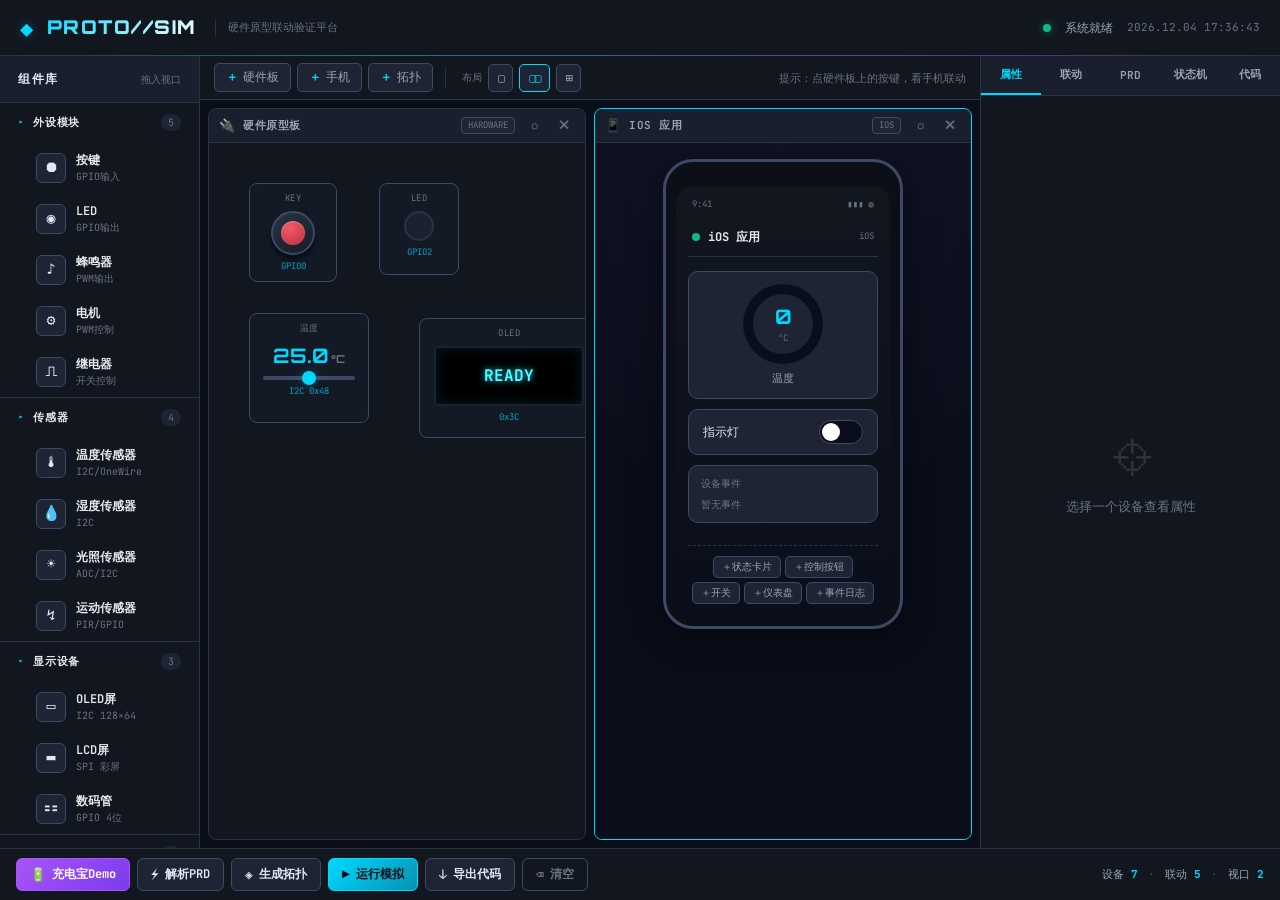
<file: prototypes/hardware/index.html>
<!DOCTYPE html>
<html lang="zh-CN">
<head>
    <meta charset="UTF-8">
    <meta name="viewport" content="width=device-width, initial-scale=1.0">
    <title>PROTO//SIM — 硬件原型联动验证平台</title>
    <link rel="stylesheet" href="styles.css">
    <link rel="preconnect" href="https://fonts.googleapis.com">
    <link rel="preconnect" href="https://fonts.gstatic.com" crossorigin>
    <link href="https://fonts.googleapis.com/css2?family=JetBrains+Mono:wght@300;400;600;700&family=Orbitron:wght@400;700;900&display=swap" rel="stylesheet">
</head>
<body>
    <div class="app-container">
        <!-- Header -->
        <header class="app-header">
            <div class="logo">
                <span class="logo-icon">◆</span>
                <span class="logo-text">PROTO<span class="logo-slash">//</span>SIM</span>
                <span class="logo-sub">硬件原型联动验证平台</span>
            </div>
            <div class="header-status">
                <span class="status-indicator active" id="status-dot"></span>
                <span class="status-text" id="status-text">系统就绪</span>
                <span class="status-time" id="status-time">--</span>
            </div>
        </header>

        <div class="main-content">
            <!-- Left: Component Library -->
            <aside class="left-panel">
                <div class="panel-header">
                    <h2>组件库</h2>
                    <span class="panel-hint">拖入视口</span>
                </div>
                <div class="panel-content" id="library-content"><!-- 由 JS 渲染 --></div>
            </aside>

            <!-- Center: Viewport Grid (Rhino-style) -->
            <main class="center-stage">
                <div class="stage-toolbar">
                    <div class="stage-tools-left">
                        <button class="stage-btn" id="add-hw-vp" title="新增硬件视口"><span>＋</span> 硬件板</button>
                        <button class="stage-btn" id="add-mobile-vp" title="新增手机视口"><span>＋</span> 手机</button>
                        <button class="stage-btn" id="add-topo-vp" title="新增拓扑视口"><span>＋</span> 拓扑</button>
                        <div class="toolbar-divider"></div>
                        <span class="layout-label">布局</span>
                        <button class="stage-btn layout-btn" data-layout="1">▢</button>
                        <button class="stage-btn layout-btn active" data-layout="2">▢▢</button>
                        <button class="stage-btn layout-btn" data-layout="4">⊞</button>
                    </div>
                    <div class="stage-tools-right">
                        <span class="sim-hint" id="sim-hint">提示：点硬件板上的按键，看手机联动</span>
                    </div>
                </div>
                <div class="viewport-grid layout-2" id="viewport-grid"><!-- 视口由 JS 渲染 --></div>
            </main>

            <!-- Right: Inspector -->
            <aside class="right-panel">
                <div class="panel-tabs">
                    <button class="tab-btn active" data-tab="props">属性</button>
                    <button class="tab-btn" data-tab="bindings">联动</button>
                    <button class="tab-btn" data-tab="prd">PRD</button>
                    <button class="tab-btn" data-tab="json">状态机</button>
                    <button class="tab-btn" data-tab="code">代码</button>
                </div>

                <div class="tab-content" id="tab-props">
                    <div class="panel-content" id="props-content">
                        <div class="empty-hint">
                            <div class="empty-icon">⌖</div>
                            <div>选择一个设备查看属性</div>
                        </div>
                    </div>
                </div>

                <div class="tab-content hidden" id="tab-bindings">
                    <div class="panel-header sub">
                        <h3>联动规则</h3>
                        <button class="mini-btn" id="add-binding">＋ 新增</button>
                    </div>
                    <div class="panel-content" id="bindings-content"></div>
                </div>

                <div class="tab-content hidden" id="tab-prd">
                    <div class="panel-header sub">
                        <h3>产品需求文档</h3>
                        <button class="mini-btn" id="load-sample">载入示例</button>
                    </div>
                    <textarea class="prd-editor" id="prd-input" placeholder="# 产品需求文档（PRD）

## 功能描述
描述产品的核心功能与交互...

## 硬件模块
- 按键：用户输入触发
- LED 指示灯：状态显示
- 蜂鸣器：提示音
- 温度传感器：环境监测
- OLED 屏：本地显示

## 上位机
- iOS App：远程查看温度、控制开关

## 交互流程
1. 用户按下按键 → LED 切换 + 蜂鸣
2. 温度变化 → OLED 显示 + 手机 App 同步
3. 手机 App 开关 → 控制硬件"></textarea>
                </div>

                <div class="tab-content hidden" id="tab-json">
                    <div class="panel-header sub">
                        <h3>状态机 JSON</h3>
                        <button class="mini-btn" id="copy-json">复制</button>
                    </div>
                    <pre class="code-viewer" id="json-output">{ }</pre>
                </div>

                <div class="tab-content hidden" id="tab-code">
                    <div class="panel-header sub">
                        <h3>固件骨架</h3>
                        <button class="mini-btn" id="copy-code">复制</button>
                    </div>
                    <pre class="code-viewer" id="code-output">// 点击底部「导出代码」生成</pre>
                </div>
            </aside>
        </div>

        <!-- Bottom Toolbar -->
        <footer class="bottom-toolbar">
            <div class="toolbar-section">
                <button class="action-btn demo" id="btn-powerbank"><span class="ab-icon">🔋</span> 充电宝Demo</button>
                <button class="action-btn" id="btn-parse-prd"><span class="ab-icon">⚡</span> 解析PRD</button>
                <button class="action-btn" id="btn-topology"><span class="ab-icon">◈</span> 生成拓扑</button>
                <button class="action-btn primary" id="btn-simulate"><span class="ab-icon">▶</span> 运行模拟</button>
                <button class="action-btn" id="btn-export"><span class="ab-icon">↓</span> 导出代码</button>
                <button class="action-btn ghost" id="btn-clear"><span class="ab-icon">⌫</span> 清空</button>
            </div>
            <div class="toolbar-log" id="event-log">
                <span class="log-line log-muted">事件日志…</span>
            </div>
            <div class="toolbar-info">
                <span class="info-item">设备 <b id="stat-devices">0</b></span>
                <span class="info-divider">·</span>
                <span class="info-item">联动 <b id="stat-bindings">0</b></span>
                <span class="info-divider">·</span>
                <span class="info-item">视口 <b id="stat-viewports">0</b></span>
            </div>
        </footer>
    </div>

    <script src="chipdb.js"></script>
    <script src="architecture.js"></script>
    <script src="library.js"></script>
    <script src="engine.js"></script>
    <script src="prd.js"></script>
    <script src="codegen_enhanced.js"></script>
    <script src="app.js"></script>
</body>
</html>
</file>
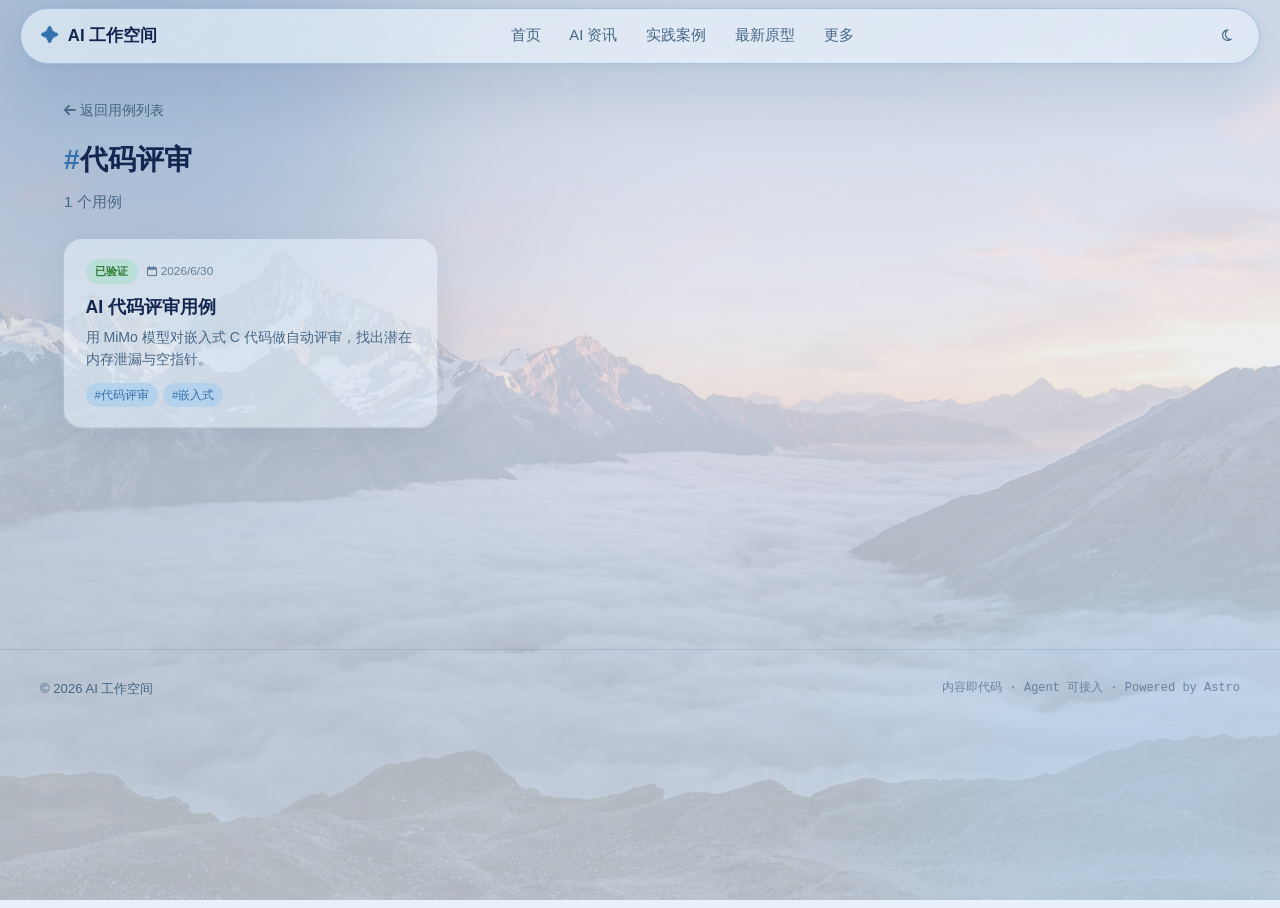
<file: tags/代码评审/index.html>
<!DOCTYPE html><html lang="zh-CN"><head><meta charset="UTF-8"><meta name="viewport" content="width=device-width, initial-scale=1.0"><link rel="icon" type="image/svg+xml" href="/favicon.svg"><title>#代码评审 · AI 工作空间</title><script>(function(){try{var t=localStorage.getItem('theme');if(!t){t=window.matchMedia('(prefers-color-scheme: dark)').matches?'dark':'light';}document.documentElement.dataset.theme=t;}catch(e){}})();</script><link rel="stylesheet" href="https://cdn.jsdmirror.com/npm/lxgw-wenkai-screen-webfont@1.7.0/style.css"><link rel="stylesheet" href="https://cdn.jsdmirror.com/npm/@fortawesome/fontawesome-free@6.4.0/css/all.min.css"><style>.post-card[data-astro-cid-yk4hkwyg]{display:block}.card-body[data-astro-cid-yk4hkwyg]{padding:1.25rem 1.35rem}.card-head[data-astro-cid-yk4hkwyg]{align-items:center;gap:.6rem;margin-bottom:.65rem;display:flex}.badge[data-astro-cid-yk4hkwyg]{border-radius:var(--md-shape-full);background:var(--md-secondary-container);color:var(--md-on-surface-variant);padding:.18rem .6rem;font-size:.7rem;font-weight:600}.badge[data-astro-cid-yk4hkwyg].ok{color:#2e7d32;background:#4ade802e}[data-astro-cid-yk4hkwyg][data-theme=dark] .badge[data-astro-cid-yk4hkwyg].ok{color:#6ee7a8;background:#4ade8026}.badge[data-astro-cid-yk4hkwyg].fail{color:#c62828;background:#f871712e}[data-astro-cid-yk4hkwyg][data-theme=dark] .badge[data-astro-cid-yk4hkwyg].fail{color:#fca5a5;background:#f8717126}.badge[data-astro-cid-yk4hkwyg].pre{color:#f57f17;background:#fbbf242e}[data-astro-cid-yk4hkwyg][data-theme=dark] .badge[data-astro-cid-yk4hkwyg].pre{color:#fcd34d;background:#fbbf2426}.badge[data-astro-cid-yk4hkwyg].unk{background:var(--md-secondary-container);color:var(--md-on-surface-variant)}.date[data-astro-cid-yk4hkwyg]{color:var(--md-on-surface-variant);opacity:.8;font-size:.74rem}.date[data-astro-cid-yk4hkwyg] i[data-astro-cid-yk4hkwyg]{font-size:.7rem}h3[data-astro-cid-yk4hkwyg]{color:var(--md-on-surface);margin-bottom:.4rem;font-size:1.1rem;font-weight:700;line-height:1.4}p[data-astro-cid-yk4hkwyg]{color:var(--md-on-surface-variant);-webkit-line-clamp:2;-webkit-box-orient:vertical;margin-bottom:.75rem;font-size:.88rem;line-height:1.6;display:-webkit-box;overflow:hidden}.tags[data-astro-cid-yk4hkwyg]{flex-wrap:wrap;gap:.35rem;display:flex}.tag[data-astro-cid-yk4hkwyg]{color:var(--md-primary);background:var(--md-primary-container);border-radius:var(--md-shape-full);padding:.12rem .55rem;font-size:.72rem}
</style><link rel="stylesheet" href="/_astro/_astro_content.BE-nEAj9.css"><style>.hash[data-astro-cid-aezt6mnq]{color:var(--md-primary)}.grid[data-astro-cid-aezt6mnq]{grid-template-columns:repeat(auto-fill,minmax(290px,1fr));gap:1rem;display:grid}
</style></head><body><div class="site-bg" aria-hidden="true"></div><div class="site-bg-overlay" aria-hidden="true"></div><div class="site-bg-orbs" aria-hidden="true"></div><header class="md3-top-app-bar" id="md3-header"><div class="md3-topbar-inner"><a href="/" class="md3-topbar-title"><span class="md3-topbar-logo">✦</span><span>AI 工作空间</span></a><nav class="md3-nav-links" aria-label="主导航"><div class="md3-nav-item"><a href="/" class>首页</a></div><div class="md3-nav-item"><a href="/news/" class>AI 资讯</a></div><div class="md3-nav-item"><a href="/cases/" class>实践案例</a></div><div class="md3-nav-item"><a href="/prototypes/" class>最新原型</a></div><div class="md3-nav-item has-sub"><span class>更多</span><div class="md3-submenu"><a href="/decisions/" class><span>决策记录</span><i class="fa-solid fa-arrow-right md3-submenu-arrow"></i></a><a href="/posts/" class><span>经验帖</span><i class="fa-solid fa-arrow-right md3-submenu-arrow"></i></a></div></div></nav><div class="md3-topbar-actions"><button id="md3-theme-btn" class="md3-icon-btn" aria-label="切换主题" title="切换主题"><i class="fa-regular fa-sun md3-icon-light"></i><i class="fa-regular fa-moon md3-icon-dark"></i></button></div></div></header><main class="md3-main"><div class="page-head" data-astro-cid-aezt6mnq><a href="/cases/" class="back" data-astro-cid-aezt6mnq><i class="fa-solid fa-arrow-left" data-astro-cid-aezt6mnq></i> 返回用例列表</a><h1 data-astro-cid-aezt6mnq><span class="hash" data-astro-cid-aezt6mnq>#</span>代码评审</h1><p class="page-sub" data-astro-cid-aezt6mnq>1 个用例</p></div><div class="grid" data-astro-cid-aezt6mnq><a class="md3-card post-card" href="/cases/2026-06-30-ai-code-review/" data-astro-cid-yk4hkwyg><div class="card-body" data-astro-cid-yk4hkwyg><div class="card-head" data-astro-cid-yk4hkwyg><span class="badge ok" data-astro-cid-yk4hkwyg>已验证</span><span class="date" data-astro-cid-yk4hkwyg><i class="fa-regular fa-calendar" data-astro-cid-yk4hkwyg></i> 2026/6/30</span></div><h3 data-astro-cid-yk4hkwyg>AI 代码评审用例</h3><p data-astro-cid-yk4hkwyg>用 MiMo 模型对嵌入式 C 代码做自动评审，找出潜在内存泄漏与空指针。</p><div class="tags" data-astro-cid-yk4hkwyg><span class="tag" data-astro-cid-yk4hkwyg>#代码评审</span><span class="tag" data-astro-cid-yk4hkwyg>#嵌入式</span></div></div></a></div></main><footer class="md3-footer"><div class="md3-footer-inner"><span>© 2026 AI 工作空间</span><span class="md3-footer-meta">内容即代码 · Agent 可接入 · Powered by Astro</span></div></footer><script>
    // 主题切换
    const themeBtn = document.getElementById('md3-theme-btn');
    themeBtn?.addEventListener('click', () => {
      const cur = document.documentElement.dataset.theme;
      const next = cur === 'dark' ? 'light' : 'dark';
      document.documentElement.dataset.theme = next;
      try { localStorage.setItem('theme', next); } catch(e) {}
    });
    // 滚动加阴影
    const header = document.getElementById('md3-header');
    window.addEventListener('scroll', () => {
      header?.classList.toggle('scrolled', window.scrollY > 8);
    }, { passive: true });
  </script></body></html>
</file>
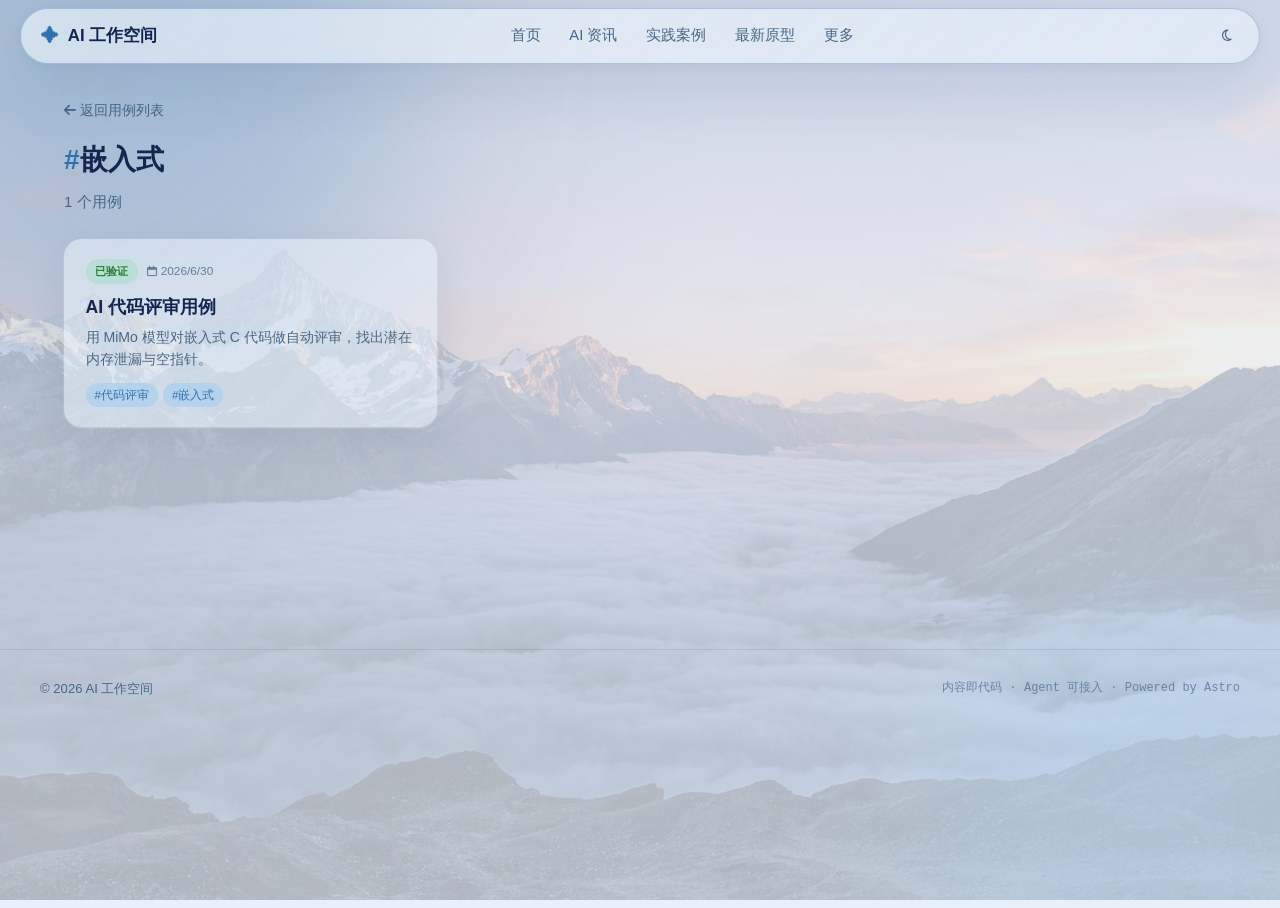
<file: tags/嵌入式/index.html>
<!DOCTYPE html><html lang="zh-CN"><head><meta charset="UTF-8"><meta name="viewport" content="width=device-width, initial-scale=1.0"><link rel="icon" type="image/svg+xml" href="/favicon.svg"><title>#嵌入式 · AI 工作空间</title><script>(function(){try{var t=localStorage.getItem('theme');if(!t){t=window.matchMedia('(prefers-color-scheme: dark)').matches?'dark':'light';}document.documentElement.dataset.theme=t;}catch(e){}})();</script><link rel="stylesheet" href="https://cdn.jsdmirror.com/npm/lxgw-wenkai-screen-webfont@1.7.0/style.css"><link rel="stylesheet" href="https://cdn.jsdmirror.com/npm/@fortawesome/fontawesome-free@6.4.0/css/all.min.css"><style>.post-card[data-astro-cid-yk4hkwyg]{display:block}.card-body[data-astro-cid-yk4hkwyg]{padding:1.25rem 1.35rem}.card-head[data-astro-cid-yk4hkwyg]{align-items:center;gap:.6rem;margin-bottom:.65rem;display:flex}.badge[data-astro-cid-yk4hkwyg]{border-radius:var(--md-shape-full);background:var(--md-secondary-container);color:var(--md-on-surface-variant);padding:.18rem .6rem;font-size:.7rem;font-weight:600}.badge[data-astro-cid-yk4hkwyg].ok{color:#2e7d32;background:#4ade802e}[data-astro-cid-yk4hkwyg][data-theme=dark] .badge[data-astro-cid-yk4hkwyg].ok{color:#6ee7a8;background:#4ade8026}.badge[data-astro-cid-yk4hkwyg].fail{color:#c62828;background:#f871712e}[data-astro-cid-yk4hkwyg][data-theme=dark] .badge[data-astro-cid-yk4hkwyg].fail{color:#fca5a5;background:#f8717126}.badge[data-astro-cid-yk4hkwyg].pre{color:#f57f17;background:#fbbf242e}[data-astro-cid-yk4hkwyg][data-theme=dark] .badge[data-astro-cid-yk4hkwyg].pre{color:#fcd34d;background:#fbbf2426}.badge[data-astro-cid-yk4hkwyg].unk{background:var(--md-secondary-container);color:var(--md-on-surface-variant)}.date[data-astro-cid-yk4hkwyg]{color:var(--md-on-surface-variant);opacity:.8;font-size:.74rem}.date[data-astro-cid-yk4hkwyg] i[data-astro-cid-yk4hkwyg]{font-size:.7rem}h3[data-astro-cid-yk4hkwyg]{color:var(--md-on-surface);margin-bottom:.4rem;font-size:1.1rem;font-weight:700;line-height:1.4}p[data-astro-cid-yk4hkwyg]{color:var(--md-on-surface-variant);-webkit-line-clamp:2;-webkit-box-orient:vertical;margin-bottom:.75rem;font-size:.88rem;line-height:1.6;display:-webkit-box;overflow:hidden}.tags[data-astro-cid-yk4hkwyg]{flex-wrap:wrap;gap:.35rem;display:flex}.tag[data-astro-cid-yk4hkwyg]{color:var(--md-primary);background:var(--md-primary-container);border-radius:var(--md-shape-full);padding:.12rem .55rem;font-size:.72rem}
</style><link rel="stylesheet" href="/_astro/_astro_content.BE-nEAj9.css"><style>.hash[data-astro-cid-aezt6mnq]{color:var(--md-primary)}.grid[data-astro-cid-aezt6mnq]{grid-template-columns:repeat(auto-fill,minmax(290px,1fr));gap:1rem;display:grid}
</style></head><body><div class="site-bg" aria-hidden="true"></div><div class="site-bg-overlay" aria-hidden="true"></div><div class="site-bg-orbs" aria-hidden="true"></div><header class="md3-top-app-bar" id="md3-header"><div class="md3-topbar-inner"><a href="/" class="md3-topbar-title"><span class="md3-topbar-logo">✦</span><span>AI 工作空间</span></a><nav class="md3-nav-links" aria-label="主导航"><div class="md3-nav-item"><a href="/" class>首页</a></div><div class="md3-nav-item"><a href="/news/" class>AI 资讯</a></div><div class="md3-nav-item"><a href="/cases/" class>实践案例</a></div><div class="md3-nav-item"><a href="/prototypes/" class>最新原型</a></div><div class="md3-nav-item has-sub"><span class>更多</span><div class="md3-submenu"><a href="/decisions/" class><span>决策记录</span><i class="fa-solid fa-arrow-right md3-submenu-arrow"></i></a><a href="/posts/" class><span>经验帖</span><i class="fa-solid fa-arrow-right md3-submenu-arrow"></i></a></div></div></nav><div class="md3-topbar-actions"><button id="md3-theme-btn" class="md3-icon-btn" aria-label="切换主题" title="切换主题"><i class="fa-regular fa-sun md3-icon-light"></i><i class="fa-regular fa-moon md3-icon-dark"></i></button></div></div></header><main class="md3-main"><div class="page-head" data-astro-cid-aezt6mnq><a href="/cases/" class="back" data-astro-cid-aezt6mnq><i class="fa-solid fa-arrow-left" data-astro-cid-aezt6mnq></i> 返回用例列表</a><h1 data-astro-cid-aezt6mnq><span class="hash" data-astro-cid-aezt6mnq>#</span>嵌入式</h1><p class="page-sub" data-astro-cid-aezt6mnq>1 个用例</p></div><div class="grid" data-astro-cid-aezt6mnq><a class="md3-card post-card" href="/cases/2026-06-30-ai-code-review/" data-astro-cid-yk4hkwyg><div class="card-body" data-astro-cid-yk4hkwyg><div class="card-head" data-astro-cid-yk4hkwyg><span class="badge ok" data-astro-cid-yk4hkwyg>已验证</span><span class="date" data-astro-cid-yk4hkwyg><i class="fa-regular fa-calendar" data-astro-cid-yk4hkwyg></i> 2026/6/30</span></div><h3 data-astro-cid-yk4hkwyg>AI 代码评审用例</h3><p data-astro-cid-yk4hkwyg>用 MiMo 模型对嵌入式 C 代码做自动评审，找出潜在内存泄漏与空指针。</p><div class="tags" data-astro-cid-yk4hkwyg><span class="tag" data-astro-cid-yk4hkwyg>#代码评审</span><span class="tag" data-astro-cid-yk4hkwyg>#嵌入式</span></div></div></a></div></main><footer class="md3-footer"><div class="md3-footer-inner"><span>© 2026 AI 工作空间</span><span class="md3-footer-meta">内容即代码 · Agent 可接入 · Powered by Astro</span></div></footer><script>
    // 主题切换
    const themeBtn = document.getElementById('md3-theme-btn');
    themeBtn?.addEventListener('click', () => {
      const cur = document.documentElement.dataset.theme;
      const next = cur === 'dark' ? 'light' : 'dark';
      document.documentElement.dataset.theme = next;
      try { localStorage.setItem('theme', next); } catch(e) {}
    });
    // 滚动加阴影
    const header = document.getElementById('md3-header');
    window.addEventListener('scroll', () => {
      header?.classList.toggle('scrolled', window.scrollY > 8);
    }, { passive: true });
  </script></body></html>
</file>
<file: _astro/_astro_content.BE-nEAj9.css>
:root{--md-font:"LXGW WenKai Screen", -apple-system, BlinkMacSystemFont, "Segoe UI", "PingFang SC", "Microsoft YaHei", sans-serif;--md-font-mono:"LXGW WenKai Screen", "JetBrains Mono", Consolas, monospace;--md-shape-xs:4px;--md-shape-sm:10px;--md-shape-md:14px;--md-shape-lg:18px;--md-shape-xl:24px;--md-shape-full:999px;--md-display-lg:57px;--md-display-md:45px;--md-display-sm:36px;--md-headline-lg:32px;--md-headline-md:28px;--md-headline-sm:24px;--md-body-lg:17px;--md-body-md:15px;--md-body-sm:13px;--md-label-lg:14px;--md-label-md:12px;--md-label-sm:11px}:root,[data-theme=light]{--md-primary:#3271ae;--md-primary-bright:#6e9bc5;--md-on-primary:#fff;--md-primary-container:#aed0eec7;--md-on-primary-container:#12264f;--md-secondary-container:#6e9bc547;--md-tertiary-container:#aed0ee33;--md-surface:#ecf6ff75;--md-surface-1:#ecf6ff75;--md-surface-2:#e2f0fc6b;--md-surface-3:#d5e7f761;--md-surface-container:#e8f4ff70;--md-surface-container-low:#f2f9ff52;--md-surface-container-high:#daecfb8f;--md-surface-container-highest:#cce2f6b3;--md-on-surface:#12264f;--md-on-surface-variant:#466787;--md-on-background:#12264f;--md-outline:#6e9bc5;--md-outline-variant:#3271ae29;--md-shadow-1:0 14px 42px #12264f14, 0 1px 2px #ffffff6b;--md-shadow-2:0 22px 64px #12264f1c, 0 2px 12px #3271ae12;--md-shadow-3:0 30px 84px #12264f24, 0 8px 24px #3271ae17;--md-bg:#e8f1fb;--md-bg-glow-1:#6e9bc559;--md-bg-glow-2:#aed0ee73;--md-bg-overlay:#e8f1fbbf}[data-theme=dark]{--md-primary:#aed0ee;--md-primary-bright:#d8ecff;--md-on-primary:#12264f;--md-primary-container:#3271ae75;--md-on-primary-container:#e8f4ff;--md-secondary-container:#aed0ee6b;--md-tertiary-container:#aed0ee57;--md-surface:#12264f94;--md-surface-1:#12264f94;--md-surface-2:#18346985;--md-surface-3:#2e59a76b;--md-surface-container:#12264f94;--md-surface-container-low:#0c1b3a75;--md-surface-container-high:#183469ad;--md-surface-container-highest:#2e59a7b8;--md-on-surface:#e8f4ff;--md-on-surface-variant:#c0d7ef;--md-on-background:#e8f4ff;--md-outline:#6e9bc5;--md-outline-variant:#aed0ee33;--md-shadow-1:0 14px 42px #00000047, 0 1px 2px #0006;--md-shadow-2:0 22px 64px #00000059, 0 2px 12px #0000004d;--md-shadow-3:0 30px 84px #0000006b, 0 8px 24px #00000059;--md-bg:#0a1428;--md-bg-glow-1:#3271ae66;--md-bg-glow-2:#6e9bc540;--md-bg-overlay:#0a1428d1}*{box-sizing:border-box;margin:0}html{scroll-behavior:smooth}body{font-family:var(--md-font);color:var(--md-on-background);background:var(--md-bg);-webkit-font-smoothing:antialiased;min-height:100vh;line-height:1.75;transition:background .4s,color .4s;overflow-x:hidden}a{color:inherit;text-decoration:none}.site-bg{z-index:-2;pointer-events:none;background:url(/landscape.jpg) 50%/cover no-repeat fixed;background-color:var(--md-bg);position:fixed;inset:0}.site-bg-overlay{z-index:-1;pointer-events:none;background:var(--md-bg-overlay);-webkit-backdrop-filter:blur(2px);position:fixed;inset:0}.site-bg-orbs{z-index:-1;pointer-events:none;position:fixed;inset:0;overflow:hidden}.site-bg-orbs:before,.site-bg-orbs:after{content:"";filter:blur(90px);border-radius:50%;position:absolute}.site-bg-orbs:before{background:var(--md-bg-glow-1);width:520px;height:520px;animation:20s ease-in-out infinite float1;top:-160px;left:-120px}.site-bg-orbs:after{background:var(--md-bg-glow-2);width:480px;height:480px;animation:24s ease-in-out infinite float2;bottom:-180px;right:-120px}@keyframes float1{0%,to{transform:translate(0)}50%{transform:translate(70px,50px)}}@keyframes float2{0%,to{transform:translate(0)}50%{transform:translate(-60px,-40px)}}.md3-main{max-width:1200px;min-height:65vh;margin:0 auto;padding:2rem 1.5rem 4rem}.md3-top-app-bar{border:1px solid color-mix(in srgb, var(--md-primary) 18%, var(--md-outline-variant));border-radius:var(--md-shape-full);background:linear-gradient(135deg, #ffffff38, #ffffff0f), var(--md-surface);width:min(100% - 32px,1240px);height:56px;box-shadow:var(--md-shadow-2);-webkit-backdrop-filter:blur(38px)saturate(1.45);z-index:50;margin:8px auto 0;transition:box-shadow .35s,background .35s;position:sticky;top:8px}.md3-top-app-bar.scrolled{box-shadow:var(--md-shadow-3)}.md3-topbar-inner{justify-content:space-between;align-items:center;height:100%;padding:0 .75rem 0 1.25rem;display:flex}.md3-topbar-title{color:var(--md-on-surface);align-items:center;gap:.55rem;font-size:1.05rem;font-weight:700;display:flex}.md3-topbar-logo{color:var(--md-primary);font-size:1.1rem}.md3-nav-links{gap:.1rem;display:flex}.md3-nav-item{position:relative}.md3-nav-item>a,.md3-nav-item>span{color:var(--md-on-surface-variant);border-radius:var(--md-shape-full);cursor:pointer;padding:.45rem .85rem;font-size:.92rem;transition:background .2s,color .2s;display:block}.md3-nav-item>a:hover,.md3-nav-item>span:hover{background:var(--md-secondary-container);color:var(--md-on-surface)}.md3-nav-item>a.active,.md3-nav-item>span.active{background:var(--md-primary-container);color:var(--md-on-primary-container);font-weight:600}.md3-submenu{background:var(--md-surface-container-high);backdrop-filter:blur(20px);border:1px solid var(--md-outline-variant);border-radius:var(--md-shape-md);min-width:200px;box-shadow:var(--md-shadow-3);padding:.4rem;display:none;position:absolute;top:calc(100% + 8px);left:50%;transform:translate(-50%)}.md3-nav-item.has-sub:hover .md3-submenu{flex-direction:column;animation:.2s dropIn;display:flex}@keyframes dropIn{0%{opacity:0;transform:translate(-50%)translateY(-6px)}to{opacity:1;transform:translate(-50%)translateY(0)}}.md3-submenu a{border-radius:var(--md-shape-sm);color:var(--md-on-surface-variant);justify-content:space-between;align-items:center;gap:.5rem;padding:.55rem .8rem;font-size:.88rem;transition:background .2s,color .2s;display:flex}.md3-submenu a:hover{background:var(--md-secondary-container);color:var(--md-on-surface)}.md3-submenu a.active{color:var(--md-primary);background:var(--md-primary-container)}.md3-submenu-arrow{opacity:.5;font-size:.7rem}.md3-topbar-actions{align-items:center;gap:.25rem;display:flex}.md3-icon-btn{border-radius:var(--md-shape-full);width:40px;height:40px;color:var(--md-on-surface-variant);cursor:pointer;background:0 0;border:none;justify-content:center;align-items:center;transition:background .2s;display:flex}.md3-icon-btn:hover{background:var(--md-secondary-container)}.md3-icon-light{display:none}.md3-icon-dark,[data-theme=dark] .md3-icon-light{display:block}[data-theme=dark] .md3-icon-dark{display:none}.md3-card{background:linear-gradient(135deg, #ffffff1a, #ffffff05), var(--md-surface-1);border-radius:var(--md-shape-lg);box-shadow:var(--md-shadow-1);transition:box-shadow .35s cubic-bezier(.4,0,.2,1),transform .35s cubic-bezier(.4,0,.2,1);display:block;position:relative;overflow:hidden}.md3-card:hover{box-shadow:var(--md-shadow-3);transform:translateY(-2px)}[data-theme=dark] .md3-card{background:linear-gradient(135deg, #ffffff0f, #ffffff03), var(--md-surface-1)}.md3-footer{border-top:1px solid var(--md-outline-variant);color:var(--md-on-surface-variant);padding:1.75rem 1.5rem;font-size:.82rem}.md3-footer-inner{flex-wrap:wrap;justify-content:space-between;gap:.5rem;max-width:1200px;margin:0 auto;display:flex}.md3-footer-meta{font-family:var(--md-font-mono);opacity:.7;font-size:.75rem}.page-head{margin-bottom:1.5rem}.page-head h1{font-size:var(--md-headline-md);color:var(--md-on-surface);font-weight:700}.page-sub{color:var(--md-on-surface-variant);font-size:var(--md-body-md);margin-top:.3rem}.back{color:var(--md-on-surface-variant);margin-bottom:.75rem;font-size:.85rem;transition:color .2s;display:inline-block}.back:hover{color:var(--md-primary)}.meta{color:var(--md-on-surface-variant);border-bottom:1px solid var(--md-outline-variant);flex-wrap:wrap;gap:1rem;margin-bottom:1.75rem;padding-bottom:1.5rem;font-size:.82rem;display:flex}.post{max-width:760px;margin:0 auto}.post h1{font-size:var(--md-headline-lg);color:var(--md-on-surface);margin:1rem 0 1.25rem;font-weight:700;line-height:1.3}.post .content{line-height:1.9;font-size:var(--md-body-lg);color:var(--md-on-surface)}.post .content h2{font-size:var(--md-headline-sm);color:var(--md-on-surface);margin:2rem 0 .8rem}.post .content h3{color:var(--md-on-surface);margin:1.5rem 0 .6rem;font-size:1.2rem}.post .content p{color:var(--md-on-surface-variant);margin-bottom:1rem}.post .content ul,.post .content ol{color:var(--md-on-surface-variant);margin:0 0 1rem 1.5rem}.post .content li{margin-bottom:.4rem}.post .content blockquote{border-left:3px solid var(--md-primary);color:var(--md-on-surface-variant);background:var(--md-secondary-container);border-radius:0 var(--md-shape-sm) var(--md-shape-sm) 0;margin:1rem 0;padding:.5rem 0 .5rem 1rem}.post .content code{font-family:var(--md-font-mono);background:var(--md-secondary-container);border-radius:var(--md-shape-xs);color:var(--md-primary);padding:.15rem .4rem;font-size:.88em}.post .content pre{background:var(--md-surface-container-high);border:1px solid var(--md-outline-variant);border-radius:var(--md-shape-md);margin:1rem 0;padding:1.1rem;overflow-x:auto}.post .content pre code{color:var(--md-on-surface);background:0 0;padding:0}@media (width<=840px){.md3-nav-links{display:none}.md3-topbar-inner{padding:0 .5rem 0 1rem}.post h1{font-size:var(--md-headline-md)}}
</file>
<file: prototypes/hardware/styles.css>
:root {
    --bg-primary: #0a0e1a;
    --bg-secondary: #12161f;
    --bg-tertiary: #1a1f2e;
    --bg-elevated: #1e2433;
    --bg-pcb: #0d2818;
    --bg-pcb-line: #1a4d33;

    --border-primary: #2a3244;
    --border-accent: #3d4a66;

    --text-primary: #e4e8f0;
    --text-secondary: #9ba3b5;
    --text-muted: #6b7280;

    --accent-cyan: #00d9ff;
    --accent-cyan-glow: rgba(0, 217, 255, 0.3);
    --accent-purple: #a855f7;
    --accent-green: #10b981;
    --accent-orange: #fb923c;
    --accent-red: #ef4444;
    --accent-yellow: #fbbf24;

    --font-display: 'Orbitron', monospace;
    --font-mono: 'JetBrains Mono', monospace;

    --shadow-sm: 0 2px 8px rgba(0, 0, 0, 0.3);
    --shadow-md: 0 4px 16px rgba(0, 0, 0, 0.4);
    --shadow-lg: 0 8px 32px rgba(0, 0, 0, 0.5);
    --shadow-glow: 0 0 20px var(--accent-cyan-glow);

    --t-fast: 150ms cubic-bezier(0.4, 0, 0.2, 1);
    --t-base: 250ms cubic-bezier(0.4, 0, 0.2, 1);
}

* { margin: 0; padding: 0; box-sizing: border-box; }

body {
    font-family: var(--font-mono);
    background: var(--bg-primary);
    color: var(--text-primary);
    overflow: hidden;
    font-size: 13px;
    line-height: 1.5;
    -webkit-font-smoothing: antialiased;
}

.app-container { display: flex; flex-direction: column; height: 100vh; }

/* ===== Header ===== */
.app-header {
    height: 56px;
    background: var(--bg-secondary);
    border-bottom: 1px solid var(--border-primary);
    display: flex; align-items: center; justify-content: space-between;
    padding: 0 20px; position: relative; z-index: 100; flex-shrink: 0;
}
.app-header::after {
    content: ''; position: absolute; bottom: -1px; left: 0; right: 0; height: 1px;
    background: linear-gradient(90deg, transparent, var(--accent-cyan) 30%, var(--accent-purple) 70%, transparent);
    opacity: 0.4;
}
.logo { display: flex; align-items: center; gap: 12px; font-family: var(--font-display); font-weight: 900; letter-spacing: 1.5px; }
.logo-icon { font-size: 22px; color: var(--accent-cyan); text-shadow: 0 0 12px var(--accent-cyan-glow); animation: pulse-glow 2s ease-in-out infinite; }
.logo-text { font-size: 19px; background: linear-gradient(135deg, var(--accent-cyan), #fff); -webkit-background-clip: text; -webkit-text-fill-color: transparent; }
.logo-slash { color: var(--accent-purple); }
.logo-sub { font-family: var(--font-mono); font-size: 11px; font-weight: 400; color: var(--text-muted); letter-spacing: 0; margin-left: 6px; padding-left: 12px; border-left: 1px solid var(--border-primary); }
@keyframes pulse-glow { 0%,100%{opacity:1;} 50%{opacity:.55;} }

.header-status { display: flex; align-items: center; gap: 14px; font-size: 12px; color: var(--text-secondary); }
.status-indicator { width: 8px; height: 8px; border-radius: 50%; background: var(--text-muted); }
.status-indicator.active { background: var(--accent-green); box-shadow: 0 0 10px rgba(16,185,129,.6); animation: pulse 2s infinite; }
.status-indicator.sim { background: var(--accent-orange); box-shadow: 0 0 10px rgba(251,146,60,.6); }
@keyframes pulse { 0%,100%{transform:scale(1);opacity:1;} 50%{transform:scale(1.25);opacity:.75;} }
.status-time { font-size: 11px; color: var(--text-muted); }

/* ===== Main layout ===== */
.main-content { display: flex; flex: 1; overflow: hidden; }

.left-panel, .right-panel { background: var(--bg-secondary); display: flex; flex-direction: column; overflow: hidden; flex-shrink: 0; }
.left-panel { width: 240px; border-right: 1px solid var(--border-primary); }
.right-panel { width: 340px; border-left: 1px solid var(--border-primary); }

.panel-header { padding: 14px 18px; border-bottom: 1px solid var(--border-primary); display: flex; align-items: center; justify-content: space-between; background: var(--bg-tertiary); flex-shrink: 0; }
.panel-header h2 { font-size: 12px; font-weight: 700; text-transform: uppercase; letter-spacing: 1.5px; font-family: var(--font-display); }
.panel-header.sub { padding: 10px 16px; }
.panel-header.sub h3 { font-size: 11px; font-weight: 700; text-transform: uppercase; letter-spacing: 1px; color: var(--text-secondary); }
.panel-hint { font-size: 10px; color: var(--text-muted); }

.panel-content { flex: 1; overflow-y: auto; overflow-x: hidden; }
.panel-content::-webkit-scrollbar, .viewport-body::-webkit-scrollbar, .code-viewer::-webkit-scrollbar { width: 8px; height: 8px; }
.panel-content::-webkit-scrollbar-thumb, .viewport-body::-webkit-scrollbar-thumb, .code-viewer::-webkit-scrollbar-thumb { background: var(--border-accent); border-radius: 4px; }
.panel-content::-webkit-scrollbar-track { background: transparent; }

/* ===== Component Library ===== */
.lib-group { border-bottom: 1px solid var(--border-primary); }
.lib-group-header { padding: 11px 18px; display: flex; align-items: center; gap: 9px; cursor: pointer; user-select: none; transition: background var(--t-fast); }
.lib-group-header:hover { background: var(--bg-tertiary); }
.lib-caret { font-size: 10px; color: var(--accent-cyan); transition: transform var(--t-fast); }
.lib-group.collapsed .lib-caret { transform: rotate(-90deg); }
.lib-group-title { flex: 1; font-weight: 600; font-size: 11px; text-transform: uppercase; letter-spacing: .8px; }
.lib-count { font-size: 10px; color: var(--text-muted); background: var(--bg-elevated); padding: 1px 7px; border-radius: 9px; }
.lib-items { display: flex; flex-direction: column; }
.lib-group.collapsed .lib-items { display: none; }

.lib-item { padding: 9px 18px 9px 34px; display: flex; align-items: center; gap: 10px; cursor: grab; transition: all var(--t-fast); border-left: 2px solid transparent; }
.lib-item:hover { background: var(--bg-tertiary); border-left-color: var(--accent-cyan); }
.lib-item:active { cursor: grabbing; opacity: .6; }
.lib-icon { width: 30px; height: 30px; display: flex; align-items: center; justify-content: center; background: var(--bg-elevated); border: 1px solid var(--border-accent); border-radius: 6px; font-size: 15px; flex-shrink: 0; }
.lib-name { font-weight: 600; font-size: 12px; }
.lib-desc { font-size: 10px; color: var(--text-muted); }

/* ===== Center Stage ===== */
.center-stage { flex: 1; display: flex; flex-direction: column; background: var(--bg-primary); overflow: hidden; }
.stage-toolbar { height: 44px; background: var(--bg-secondary); border-bottom: 1px solid var(--border-primary); display: flex; align-items: center; justify-content: space-between; padding: 0 14px; flex-shrink: 0; }
.stage-tools-left { display: flex; align-items: center; gap: 6px; }
.stage-btn { padding: 5px 11px; background: var(--bg-elevated); border: 1px solid var(--border-accent); color: var(--text-secondary); cursor: pointer; border-radius: 5px; font-size: 12px; font-family: var(--font-mono); display: flex; align-items: center; gap: 5px; transition: all var(--t-fast); }
.stage-btn span { color: var(--accent-cyan); font-weight: 700; }
.stage-btn:hover { background: var(--bg-tertiary); border-color: var(--accent-cyan); color: var(--text-primary); }
.stage-btn.layout-btn { padding: 5px 9px; letter-spacing: -2px; }
.stage-btn.layout-btn.active { border-color: var(--accent-cyan); color: var(--accent-cyan); }
.layout-label { font-size: 10px; color: var(--text-muted); margin-left: 4px; }
.toolbar-divider { width: 1px; height: 20px; background: var(--border-primary); margin: 0 6px; }
.sim-hint { font-size: 11px; color: var(--text-muted); }
.sim-hint.live { color: var(--accent-orange); }

/* Viewport grid */
.viewport-grid { flex: 1; display: grid; gap: 8px; padding: 8px; overflow: hidden; }
.viewport-grid.layout-1 { grid-template-columns: 1fr; grid-template-rows: 1fr; }
.viewport-grid.layout-2 { grid-template-columns: 1fr 1fr; grid-template-rows: 1fr; }
.viewport-grid.layout-4 { grid-template-columns: 1fr 1fr; grid-template-rows: 1fr 1fr; }
.viewport-grid.has-max .viewport { display: none; }
.viewport-grid.has-max .viewport.maximized { display: flex; grid-column: 1 / -1; grid-row: 1 / -1; }

/* Viewport */
.viewport { background: var(--bg-secondary); border: 1px solid var(--border-primary); border-radius: 8px; display: flex; flex-direction: column; overflow: hidden; min-height: 0; transition: border-color var(--t-fast); }
.viewport.active { border-color: var(--accent-cyan); box-shadow: inset 0 0 0 1px var(--accent-cyan-glow); }
.viewport.drop-target { border-color: var(--accent-green); border-style: dashed; }
.viewport-head { height: 34px; background: var(--bg-tertiary); border-bottom: 1px solid var(--border-primary); display: flex; align-items: center; gap: 8px; padding: 0 10px; flex-shrink: 0; }
.vp-type-icon { font-size: 13px; }
.vp-title { flex: 1; font-size: 11px; font-weight: 600; color: var(--text-secondary); text-transform: uppercase; letter-spacing: .5px; white-space: nowrap; overflow: hidden; text-overflow: ellipsis; }
.vp-tag { font-size: 9px; padding: 1px 6px; border-radius: 4px; background: var(--bg-elevated); color: var(--text-muted); border: 1px solid var(--border-accent); }
.vp-ctrl { width: 22px; height: 22px; display: flex; align-items: center; justify-content: center; background: transparent; border: none; color: var(--text-muted); cursor: pointer; border-radius: 4px; font-size: 13px; transition: all var(--t-fast); }
.vp-ctrl:hover { background: var(--bg-elevated); color: var(--accent-cyan); }
.vp-ctrl.close:hover { color: var(--accent-red); }
.viewport-body { flex: 1; position: relative; overflow: auto; min-height: 0; }

/* Hardware viewport (PCB) */
.viewport-body.hw { background:
    radial-gradient(circle at 20% 30%, rgba(0,217,255,.04), transparent 40%),
    linear-gradient(var(--bg-pcb-line) 1px, transparent 1px),
    linear-gradient(90deg, var(--bg-pcb-line) 1px, transparent 1px),
    var(--bg-pcb);
    background-size: auto, 22px 22px, 22px 22px, auto; }
.hw-empty, .mobile-empty { position: absolute; inset: 0; display: flex; flex-direction: column; align-items: center; justify-content: center; gap: 8px; color: var(--text-muted); pointer-events: none; font-size: 12px; }
.hw-empty .e-icon { font-size: 38px; opacity: .35; }

/* Device on PCB */
.device { position: absolute; background: rgba(20,28,40,.85); border: 1px solid var(--border-accent); border-radius: 8px; padding: 8px; display: flex; flex-direction: column; align-items: center; gap: 5px; cursor: move; transition: border-color var(--t-fast), box-shadow var(--t-fast); backdrop-filter: blur(2px); user-select: none; }
.device:hover { border-color: var(--accent-cyan); }
.device.selected { border-color: var(--accent-cyan); box-shadow: 0 0 0 2px var(--accent-cyan-glow); }
.device.pulse { animation: dev-pulse .5s ease; }
@keyframes dev-pulse { 0%{box-shadow:0 0 0 0 var(--accent-cyan-glow);} 50%{box-shadow:0 0 0 8px rgba(0,217,255,.15);} 100%{box-shadow:0 0 0 0 transparent;} }
.hw-label { font-size: 9px; color: var(--text-muted); text-transform: uppercase; letter-spacing: .5px; }
.hw-pin { font-size: 9px; color: var(--accent-cyan); opacity: .7; font-family: var(--font-mono); }

/* Button */
.hw-button { width: 44px; height: 44px; border-radius: 50%; background: linear-gradient(145deg, #2a3344, #161c28); border: 2px solid #3d4a66; cursor: pointer; display: flex; align-items: center; justify-content: center; transition: all 80ms; box-shadow: 0 4px 0 #0a0e1a, 0 5px 6px rgba(0,0,0,.5); }
.hw-button-cap { width: 24px; height: 24px; border-radius: 50%; background: radial-gradient(circle at 35% 30%, #ef5a6a, #c0303f); box-shadow: inset 0 1px 2px rgba(255,255,255,.3); }
.hw-button.pressed, .hw-button:active { transform: translateY(4px); box-shadow: 0 0 0 #0a0e1a, 0 1px 2px rgba(0,0,0,.5); }

/* LED */
.hw-led { width: 30px; height: 30px; border-radius: 50%; background: #1a2230; border: 2px solid #2a3344; transition: all var(--t-base); position: relative; }
.hw-led.on { background: var(--led-color); border-color: var(--led-color); box-shadow: 0 0 16px var(--led-color), 0 0 32px var(--led-color), inset 0 0 6px rgba(255,255,255,.6); }

/* Buzzer */
.hw-buzzer { width: 40px; height: 40px; border-radius: 50%; background: radial-gradient(circle, #1a2230, #0d1119); border: 2px solid #2a3344; display: flex; align-items: center; justify-content: center; position: relative; }
.hw-buzzer .bz-core { font-size: 16px; color: var(--text-muted); transition: color var(--t-fast); }
.hw-buzzer.active .bz-core { color: var(--accent-yellow); }
.hw-buzzer .bz-wave { position: absolute; border: 2px solid var(--accent-yellow); border-radius: 50%; opacity: 0; }
.hw-buzzer.active .bz-wave { animation: bz-ring 1s ease-out infinite; }
.hw-buzzer.active .bz-wave:nth-child(3){ animation-delay:.33s; } .hw-buzzer.active .bz-wave:nth-child(4){ animation-delay:.66s; }
@keyframes bz-ring { 0%{width:40px;height:40px;opacity:.7;} 100%{width:72px;height:72px;opacity:0;} }

/* Motor */
.hw-motor { width: 38px; height: 38px; border-radius: 50%; background: linear-gradient(145deg,#2a3344,#161c28); border: 2px solid #3d4a66; display: flex; align-items: center; justify-content: center; font-size: 22px; color: var(--text-secondary); }
.hw-motor.running { animation: spin var(--spin,1s) linear infinite; color: var(--accent-cyan); }
@keyframes spin { to { transform: rotate(360deg); } }

/* Relay */
.hw-relay { width: 50px; height: 30px; border-radius: 4px; background: #161c28; border: 1px solid #3d4a66; display: flex; align-items: center; justify-content: center; transition: all var(--t-fast); }
.hw-relay.closed { background: rgba(16,185,129,.15); border-color: var(--accent-green); }
.relay-state { font-size: 11px; font-weight: 700; color: var(--text-muted); }
.hw-relay.closed .relay-state { color: var(--accent-green); }

/* Sensor */
.hw-sensor-value { font-size: 20px; font-weight: 700; color: var(--accent-cyan); font-family: var(--font-display); }
.hw-sensor-value small { font-size: 11px; color: var(--text-muted); margin-left: 2px; }
.hw-slider { width: 92px; -webkit-appearance: none; height: 4px; background: var(--border-accent); border-radius: 2px; outline: none; }
.hw-slider::-webkit-slider-thumb { -webkit-appearance: none; width: 14px; height: 14px; border-radius: 50%; background: var(--accent-cyan); cursor: pointer; box-shadow: 0 0 8px var(--accent-cyan-glow); }

/* PIR */
.hw-pir { width: 44px; height: 44px; border-radius: 50%; background: radial-gradient(circle,#2a3344,#0d1119); border: 2px solid #3d4a66; color: var(--text-secondary); font-size: 20px; cursor: pointer; transition: all var(--t-fast); }
.hw-pir:hover { border-color: var(--accent-orange); color: var(--accent-orange); }
.hw-pir.detected { background: rgba(251,146,60,.2); border-color: var(--accent-orange); color: var(--accent-orange); box-shadow: 0 0 16px rgba(251,146,60,.5); }

/* OLED */
.hw-oled { width: 150px; height: 60px; background: #000; border: 2px solid #1a2230; border-radius: 4px; display: flex; flex-direction: column; align-items: center; justify-content: center; box-shadow: inset 0 0 12px rgba(0,217,255,.15); overflow: hidden; }
.oled-text { color: #4dffff; font-size: 16px; font-weight: 700; text-shadow: 0 0 6px #00d9ff; font-family: var(--font-mono); white-space: nowrap; }
.oled-line2 { color: #4dffff; font-size: 11px; opacity: .8; text-shadow: 0 0 4px #00d9ff; }

/* LCD */
.hw-lcd { width: 170px; height: 100px; background: linear-gradient(135deg,#001018,#001a26); border: 3px solid #1a2230; border-radius: 4px; display: flex; align-items: center; justify-content: center; box-shadow: inset 0 0 16px rgba(0,217,255,.2); }
.lcd-text { color: var(--lcd-color,#00d9ff); font-size: 20px; font-weight: 700; text-shadow: 0 0 10px currentColor; font-family: var(--font-display); }

/* 7seg */
.hw-seg7 { display: flex; gap: 3px; background: #1a0808; padding: 6px 8px; border-radius: 4px; border: 1px solid #3a1010; }
.seg-digit { font-family: var(--font-display); font-size: 24px; font-weight: 700; color: #ff3b3b; text-shadow: 0 0 8px #ff0000; width: 18px; text-align: center; }

/* ===== Mobile viewport ===== */
.viewport-body.mobile { background: radial-gradient(circle at 50% 0%, rgba(168,85,247,.06), transparent 50%), var(--bg-primary); display: flex; align-items: flex-start; justify-content: center; padding: 16px; }
.phone { width: 240px; background: #0c0f17; border: 3px solid #2a3244; border-radius: 30px; padding: 10px; box-shadow: var(--shadow-lg); position: relative; flex-shrink: 0; }
.phone.ios { border-color: #3d4a66; }
.phone.android { border-radius: 18px; }
.phone.miniapp { border-color: #1aad19; }
.phone-notch { width: 90px; height: 18px; background: #0c0f17; border-radius: 0 0 12px 12px; margin: -10px auto 6px; position: relative; z-index: 2; }
.phone.android .phone-notch { width: 8px; height: 8px; border-radius: 50%; background: #1a2230; margin: 2px auto 8px; }
.phone-screen { background: linear-gradient(180deg, var(--bg-secondary), var(--bg-primary)); border-radius: 18px; padding: 12px; min-height: 360px; display: flex; flex-direction: column; gap: 10px; }
.phone.android .phone-screen { border-radius: 8px; }
.phone-statusbar { display: flex; justify-content: space-between; font-size: 9px; color: var(--text-muted); padding: 0 4px; }
.phone-appbar { display: flex; align-items: center; gap: 8px; padding: 6px 4px 10px; border-bottom: 1px solid var(--border-primary); margin-bottom: 4px; }
.phone-appbar .pa-dot { width: 8px; height: 8px; border-radius: 50%; background: var(--accent-green); }
.phone-appbar .pa-title { font-size: 12px; font-weight: 700; color: var(--text-primary); }
.phone-appbar .pa-plat { margin-left: auto; font-size: 9px; color: var(--text-muted); }
.phone-widgets { display: flex; flex-direction: column; gap: 10px; }
.mobile-empty-app { text-align: center; color: var(--text-muted); font-size: 11px; padding: 30px 10px; }

/* App widgets */
.app-widget { position: relative; }
.app-widget.selected { outline: 2px solid var(--accent-cyan); outline-offset: 2px; border-radius: 10px; }
.app-widget .w-del { position: absolute; top: -6px; right: -6px; width: 16px; height: 16px; border-radius: 50%; background: var(--accent-red); color: #fff; border: none; font-size: 10px; cursor: pointer; display: none; align-items: center; justify-content: center; z-index: 3; }
.app-widget:hover .w-del { display: flex; }

.app-card { background: var(--bg-elevated); border: 1px solid var(--border-accent); border-radius: 10px; padding: 12px 14px; }
.app-card-title { font-size: 10px; color: var(--text-muted); text-transform: uppercase; letter-spacing: .5px; }
.app-card-value { font-size: 24px; font-weight: 700; color: var(--accent-cyan); font-family: var(--font-display); margin-top: 4px; }
.app-card-value small { font-size: 12px; color: var(--text-muted); margin-left: 3px; }

.app-btn { width: 100%; padding: 11px; background: linear-gradient(135deg, var(--accent-cyan), #0891b2); color: #001018; border: none; border-radius: 10px; font-weight: 700; font-size: 13px; cursor: pointer; font-family: var(--font-mono); transition: all var(--t-fast); }
.app-btn:hover { box-shadow: var(--shadow-glow); }
.app-btn:active { transform: scale(.97); }

.app-toggle-row { display: flex; align-items: center; justify-content: space-between; background: var(--bg-elevated); border: 1px solid var(--border-accent); border-radius: 10px; padding: 10px 14px; font-size: 12px; }
.app-toggle { width: 44px; height: 24px; border-radius: 12px; background: var(--bg-primary); border: 1px solid var(--border-accent); position: relative; cursor: pointer; transition: all var(--t-base); }
.app-toggle.on { background: var(--accent-green); border-color: var(--accent-green); }
.app-toggle-knob { position: absolute; top: 2px; left: 2px; width: 18px; height: 18px; border-radius: 50%; background: #fff; transition: all var(--t-base); }
.app-toggle.on .app-toggle-knob { left: 22px; }

.app-gauge { display: flex; flex-direction: column; align-items: center; gap: 6px; background: var(--bg-elevated); border: 1px solid var(--border-accent); border-radius: 10px; padding: 12px; }
.gauge-ring { width: 80px; height: 80px; border-radius: 50%; background: conic-gradient(var(--accent-cyan) var(--deg,0deg), var(--bg-primary) 0deg); display: flex; align-items: center; justify-content: center; transition: all var(--t-base); }
.gauge-center { width: 60px; height: 60px; border-radius: 50%; background: var(--bg-elevated); display: flex; flex-direction: column; align-items: center; justify-content: center; }
.gauge-val { font-size: 20px; font-weight: 700; color: var(--accent-cyan); font-family: var(--font-display); }
.gauge-unit { font-size: 9px; color: var(--text-muted); }
.gauge-title { font-size: 11px; color: var(--text-secondary); }

.app-log { background: var(--bg-elevated); border: 1px solid var(--border-accent); border-radius: 10px; padding: 10px 12px; }
.app-log-title { font-size: 10px; color: var(--text-muted); text-transform: uppercase; margin-bottom: 6px; }
.app-log-body { display: flex; flex-direction: column; gap: 3px; max-height: 110px; overflow-y: auto; }
.app-log-line { font-size: 10px; color: var(--accent-green); font-family: var(--font-mono); }
.app-log-empty { font-size: 10px; color: var(--text-muted); }

.mobile-add-bar { display: flex; flex-wrap: wrap; gap: 4px; justify-content: center; margin-top: 12px; padding-top: 10px; border-top: 1px dashed var(--border-primary); }
.mobile-add-btn { font-size: 10px; padding: 3px 8px; background: var(--bg-elevated); border: 1px solid var(--border-accent); border-radius: 5px; color: var(--text-secondary); cursor: pointer; }
.mobile-add-btn:hover { border-color: var(--accent-cyan); color: var(--accent-cyan); }

/* ===== Topology viewport ===== */
.viewport-body.topology { background: radial-gradient(circle at 50% 50%, rgba(0,217,255,.03), transparent), var(--bg-primary); }
.topo-svg { width: 100%; height: 100%; display: block; }
.topo-edge { fill: none; stroke: var(--border-accent); stroke-width: 1.5; transition: all var(--t-fast); }
.topo-edge.live { stroke: var(--accent-cyan); stroke-width: 2.5; filter: drop-shadow(0 0 6px var(--accent-cyan-glow)); }
.topo-edge-label { fill: var(--text-muted); font-size: 9px; font-family: var(--font-mono); }
.topo-node rect { fill: var(--bg-elevated); stroke: var(--border-accent); stroke-width: 1.5; rx: 6; transition: all var(--t-fast); }
.topo-node.live rect { stroke: var(--accent-cyan); filter: drop-shadow(0 0 8px var(--accent-cyan-glow)); }
.topo-node text { fill: var(--text-primary); font-size: 11px; font-family: var(--font-mono); }
.topo-node .nt-cat { fill: var(--text-muted); font-size: 8px; }
.topo-empty { position: absolute; inset: 0; display: flex; align-items: center; justify-content: center; color: var(--text-muted); font-size: 12px; }

/* ===== Right panel tabs ===== */
.panel-tabs { display: flex; background: var(--bg-tertiary); border-bottom: 1px solid var(--border-primary); flex-shrink: 0; }
.tab-btn { flex: 1; padding: 11px 4px; background: transparent; border: none; color: var(--text-secondary); cursor: pointer; font-size: 11px; font-weight: 600; font-family: var(--font-mono); border-bottom: 2px solid transparent; transition: all var(--t-fast); }
.tab-btn:hover { color: var(--text-primary); }
.tab-btn.active { color: var(--accent-cyan); border-bottom-color: var(--accent-cyan); }
.tab-content { display: flex; flex-direction: column; flex: 1; overflow: hidden; }
.tab-content.hidden { display: none; }

.empty-hint { display: flex; flex-direction: column; align-items: center; justify-content: center; height: 100%; gap: 10px; color: var(--text-muted); text-align: center; padding: 20px; }
.empty-icon { font-size: 40px; opacity: .3; }

/* Properties */
.prop-section { padding: 16px 18px; }
.prop-row { margin-bottom: 14px; }
.prop-label { font-size: 10px; color: var(--text-muted); text-transform: uppercase; letter-spacing: .5px; margin-bottom: 5px; }
.prop-value-lg { font-size: 15px; font-weight: 600; }
.prop-input, .prop-select { width: 100%; padding: 7px 10px; background: var(--bg-primary); border: 1px solid var(--border-accent); color: var(--text-primary); border-radius: 5px; font-family: var(--font-mono); font-size: 12px; outline: none; }
.prop-input:focus, .prop-select:focus { border-color: var(--accent-cyan); }
.prop-divider { height: 1px; background: var(--border-primary); margin: 16px 0; }
.danger-btn { width: 100%; padding: 9px; background: rgba(239,68,68,.12); border: 1px solid var(--accent-red); color: var(--accent-red); border-radius: 6px; cursor: pointer; font-family: var(--font-mono); font-weight: 600; font-size: 12px; transition: all var(--t-fast); }
.danger-btn:hover { background: var(--accent-red); color: #fff; }
.chip { display: inline-block; font-size: 10px; padding: 2px 8px; background: var(--bg-elevated); border: 1px solid var(--border-accent); border-radius: 10px; margin: 2px 3px 2px 0; color: var(--text-secondary); }
.chip.ev { border-color: rgba(0,217,255,.4); color: var(--accent-cyan); }
.chip.ac { border-color: rgba(16,185,129,.4); color: var(--accent-green); }

/* 真实芯片映射 */
.real-chip { background: rgba(168,85,247,.06); border: 1px solid rgba(168,85,247,.25); border-radius: 6px; padding: 8px 10px; margin-top: 6px; }
.rc-row { display: flex; justify-content: space-between; gap: 8px; padding: 3px 0; font-size: 11px; border-bottom: 1px solid rgba(168,85,247,.1); }
.rc-row:last-child { border-bottom: none; }
.rc-k { color: var(--text-muted); flex-shrink: 0; }
.rc-v { color: var(--accent-purple); text-align: right; font-weight: 600; word-break: break-all; }

/* Bindings */
.binding-item { margin: 8px 14px; padding: 10px 12px; background: var(--bg-elevated); border: 1px solid var(--border-accent); border-radius: 8px; font-size: 11px; }
.binding-flow { display: flex; align-items: center; gap: 6px; flex-wrap: wrap; }
.binding-dev { color: var(--accent-cyan); font-weight: 600; }
.binding-ev { color: var(--accent-orange); }
.binding-cond { color: var(--accent-red); font-size: 10px; background: rgba(239,68,68,.1); padding: 0 5px; border-radius: 4px; }
.binding-arrow { color: var(--text-muted); }
.binding-ac { color: var(--accent-green); }
.binding-meta { margin-top: 6px; display: flex; gap: 6px; align-items: center; }
.binding-meta select { flex: 1; padding: 4px 6px; background: var(--bg-primary); border: 1px solid var(--border-accent); color: var(--text-secondary); border-radius: 4px; font-size: 10px; font-family: var(--font-mono); }
.binding-del { background: transparent; border: none; color: var(--text-muted); cursor: pointer; font-size: 14px; }
.binding-del:hover { color: var(--accent-red); }
.binding-empty { padding: 30px 18px; text-align: center; color: var(--text-muted); font-size: 12px; }

/* PRD editor */
.prd-editor { flex: 1; width: 100%; padding: 16px 18px; background: var(--bg-primary); border: none; color: var(--text-primary); font-family: var(--font-mono); font-size: 12px; line-height: 1.7; resize: none; outline: none; }
.prd-editor::placeholder { color: var(--text-muted); opacity: .5; }

/* Code viewer */
.code-viewer { flex: 1; padding: 16px 18px; background: var(--bg-primary); color: var(--text-secondary); font-family: var(--font-mono); font-size: 11px; line-height: 1.7; overflow: auto; white-space: pre; }

/* Mini buttons */
.mini-btn { padding: 4px 10px; background: var(--bg-elevated); border: 1px solid var(--border-accent); color: var(--text-secondary); border-radius: 5px; cursor: pointer; font-size: 11px; font-family: var(--font-mono); transition: all var(--t-fast); }
.mini-btn:hover { border-color: var(--accent-cyan); color: var(--accent-cyan); }

/* ===== Bottom toolbar ===== */
.bottom-toolbar { height: 52px; background: var(--bg-secondary); border-top: 1px solid var(--border-primary); display: flex; align-items: center; justify-content: space-between; padding: 0 16px; gap: 16px; flex-shrink: 0; }
.toolbar-section { display: flex; gap: 7px; flex-shrink: 0; }
.action-btn { padding: 7px 13px; background: var(--bg-elevated); border: 1px solid var(--border-accent); color: var(--text-primary); cursor: pointer; border-radius: 6px; display: flex; align-items: center; gap: 6px; font-size: 12px; font-weight: 600; font-family: var(--font-mono); transition: all var(--t-fast); white-space: nowrap; }
.action-btn:hover { background: var(--bg-tertiary); border-color: var(--accent-cyan); transform: translateY(-1px); }
.action-btn .ab-icon { font-size: 13px; }
.action-btn.primary { background: linear-gradient(135deg, var(--accent-cyan), #0891b2); border-color: var(--accent-cyan); color: #001018; font-weight: 700; }
.action-btn.primary:hover { box-shadow: var(--shadow-glow); }
.action-btn.primary.running { background: linear-gradient(135deg, var(--accent-orange), #c2410c); border-color: var(--accent-orange); }
.action-btn.ghost { background: transparent; color: var(--text-muted); }
.action-btn.ghost:hover { border-color: var(--accent-red); color: var(--accent-red); }
.action-btn.demo { background: linear-gradient(135deg, var(--accent-purple), #7c3aed); border-color: var(--accent-purple); color: #fff; font-weight: 700; }
.action-btn.demo:hover { box-shadow: 0 0 18px rgba(168,85,247,.45); }

.toolbar-log { flex: 1; overflow: hidden; height: 38px; display: flex; flex-direction: column; justify-content: center; padding: 0 12px; background: var(--bg-primary); border: 1px solid var(--border-primary); border-radius: 6px; font-size: 10px; }
.log-line { white-space: nowrap; overflow: hidden; text-overflow: ellipsis; line-height: 1.4; }
.log-event { color: var(--accent-cyan); }
.log-action { color: var(--accent-green); }
.log-sys { color: var(--accent-orange); }
.log-muted { color: var(--text-muted); }

.toolbar-info { display: flex; align-items: center; gap: 10px; font-size: 11px; color: var(--text-secondary); flex-shrink: 0; }
.info-item b { color: var(--accent-cyan); font-weight: 700; }
.info-divider { color: var(--border-accent); }

/* ===== 电源/充电类元件 ===== */
.battery { display: flex; align-items: center; gap: 3px; }
.battery-body { width: 110px; height: 46px; border: 2px solid #4a5568; border-radius: 5px; background: #0d1119; position: relative; overflow: hidden; box-shadow: inset 0 0 8px rgba(0,0,0,.6); }
.battery-cap { width: 6px; height: 18px; background: #4a5568; border-radius: 0 3px 3px 0; }
.battery-fill { position: absolute; left: 0; top: 0; bottom: 0; transition: width .4s ease, background .4s ease; box-shadow: 0 0 12px currentColor; }
.battery-pct { position: absolute; inset: 0; display: flex; align-items: center; justify-content: center; font-family: var(--font-display); font-weight: 700; font-size: 16px; color: #fff; text-shadow: 0 1px 3px rgba(0,0,0,.8); z-index: 2; }
.battery-bolt { position: absolute; right: 6px; top: 50%; transform: translateY(-50%); font-size: 14px; z-index: 2; color: #fff; }
.battery.charging .battery-fill { background-image: linear-gradient(45deg, rgba(255,255,255,.25) 25%, transparent 25%, transparent 50%, rgba(255,255,255,.25) 50%, rgba(255,255,255,.25) 75%, transparent 75%); background-size: 16px 16px; animation: battery-flow .6s linear infinite; }
@keyframes battery-flow { from { background-position: 0 0; } to { background-position: 16px 0; } }
.battery.charging .battery-bolt { animation: pulse-glow 1s ease-in-out infinite; color: var(--accent-yellow); }
.battery.discharging .battery-bolt.out { color: var(--accent-orange); animation: pulse-glow 1s ease-in-out infinite; }

.usb-port { width: 56px; height: 40px; background: linear-gradient(145deg, #2a3344, #11161f); border: 2px solid #3d4a66; border-radius: 6px; cursor: pointer; display: flex; align-items: center; justify-content: center; transition: all var(--t-fast); position: relative; }
.usb-port:hover { border-color: var(--accent-cyan); }
.usb-port.plugged { border-color: var(--accent-green); box-shadow: 0 0 14px rgba(16,185,129,.5); background: linear-gradient(145deg, #1a3328, #11261c); }
.usb-slot { width: 30px; height: 12px; background: #0a0e1a; border-radius: 6px; box-shadow: inset 0 0 4px rgba(0,217,255,.4); border: 1px solid #1a2230; }
.usb-port.plugged .usb-slot { background: #0d2818; box-shadow: inset 0 0 6px rgba(16,185,129,.6); }
.usb-slot-a { width: 30px; height: 14px; background: #0a0e1a; border: 1px solid #2a3344; position: relative; }
.usb-slot-a::after { content: ''; position: absolute; left: 2px; right: 8px; top: 50%; height: 5px; transform: translateY(-50%); background: #1a2940; }
.usb-port.plugged .usb-slot-a { background: #0d2818; }
.usb-meta { font-size: 9px; color: var(--text-muted); text-align: center; }
.usb-mode { color: var(--text-muted); }
.usb-mode.on { color: var(--accent-green); }

.power-led { display: flex; gap: 5px; padding: 8px 10px; background: #0a0e1a; border: 1px solid #2a3344; border-radius: 6px; }
.pl-bar { width: 16px; height: 22px; border-radius: 3px; background: #1a2230; border: 1px solid #2a3344; transition: all var(--t-base); }
.pl-bar.on { background: var(--accent-green); border-color: var(--accent-green); box-shadow: 0 0 8px var(--accent-green); }
.pl-bar.on.mid { background: var(--accent-yellow); border-color: var(--accent-yellow); box-shadow: 0 0 8px var(--accent-yellow); }
.pl-bar.on.low { background: var(--accent-red); border-color: var(--accent-red); box-shadow: 0 0 8px var(--accent-red); }

/* ===== 芯片组件样式 ===== */
.hw-chip {
    width: 100%;
    height: 100%;
    background: linear-gradient(145deg, #1a2332, #0d1119);
    border: 2px solid #3d4a66;
    border-radius: 8px;
    display: flex;
    align-items: center;
    justify-content: center;
    position: relative;
    transition: all var(--t-fast);
    box-shadow: 0 2px 8px rgba(0,0,0,0.4);
}

.hw-chip:hover {
    border-color: var(--accent-cyan);
    box-shadow: 0 0 16px rgba(0,217,255,0.3);
}

.chip-body {
    width: 100%;
    height: 100%;
    position: relative;
    display: flex;
    flex-direction: column;
    align-items: center;
    justify-content: center;
    gap: 4px;
    padding: 8px;
}

/* 芯片引脚装饰 */
.chip-pins {
    position: absolute;
    top: 8px;
    bottom: 8px;
    width: 4px;
}

.chip-pins-left {
    left: 0;
    background: repeating-linear-gradient(
        to bottom,
        #3d4a66 0px,
        #3d4a66 3px,
        transparent 3px,
        transparent 6px
    );
}

.chip-pins-right {
    right: 0;
    background: repeating-linear-gradient(
        to bottom,
        #3d4a66 0px,
        #3d4a66 3px,
        transparent 3px,
        transparent 6px
    );
}

.chip-label {
    font-family: var(--font-mono);
    font-size: 13px;
    font-weight: 700;
    color: var(--accent-cyan);
    text-align: center;
    letter-spacing: 0.5px;
}

.chip-status {
    font-size: 16px;
    color: var(--text-muted);
    animation: pulse-subtle 2s ease-in-out infinite;
}

.chip-value {
    font-family: var(--font-mono);
    font-size: 18px;
    font-weight: 700;
    color: var(--accent-green);
    text-shadow: 0 0 8px currentColor;
}

.chip-voltage {
    font-family: var(--font-mono);
    font-size: 10px;
    color: var(--text-secondary);
    opacity: 0.7;
}

/* 小型芯片样式 */
.hw-chip-small {
    border-width: 1.5px;
}

.hw-chip-small .chip-body {
    padding: 6px;
    gap: 2px;
}

.hw-chip-small .chip-label {
    font-size: 10px;
}

.hw-chip-small .chip-value {
    font-size: 14px;
}

/* 芯片状态动画 */
@keyframes pulse-subtle {
    0%, 100% { opacity: 0.6; }
    50% { opacity: 1; }
}

@media (max-width: 1280px) {
    .left-panel { width: 200px; }
    .right-panel { width: 300px; }
    .toolbar-log { display: none; }
}
</file>
